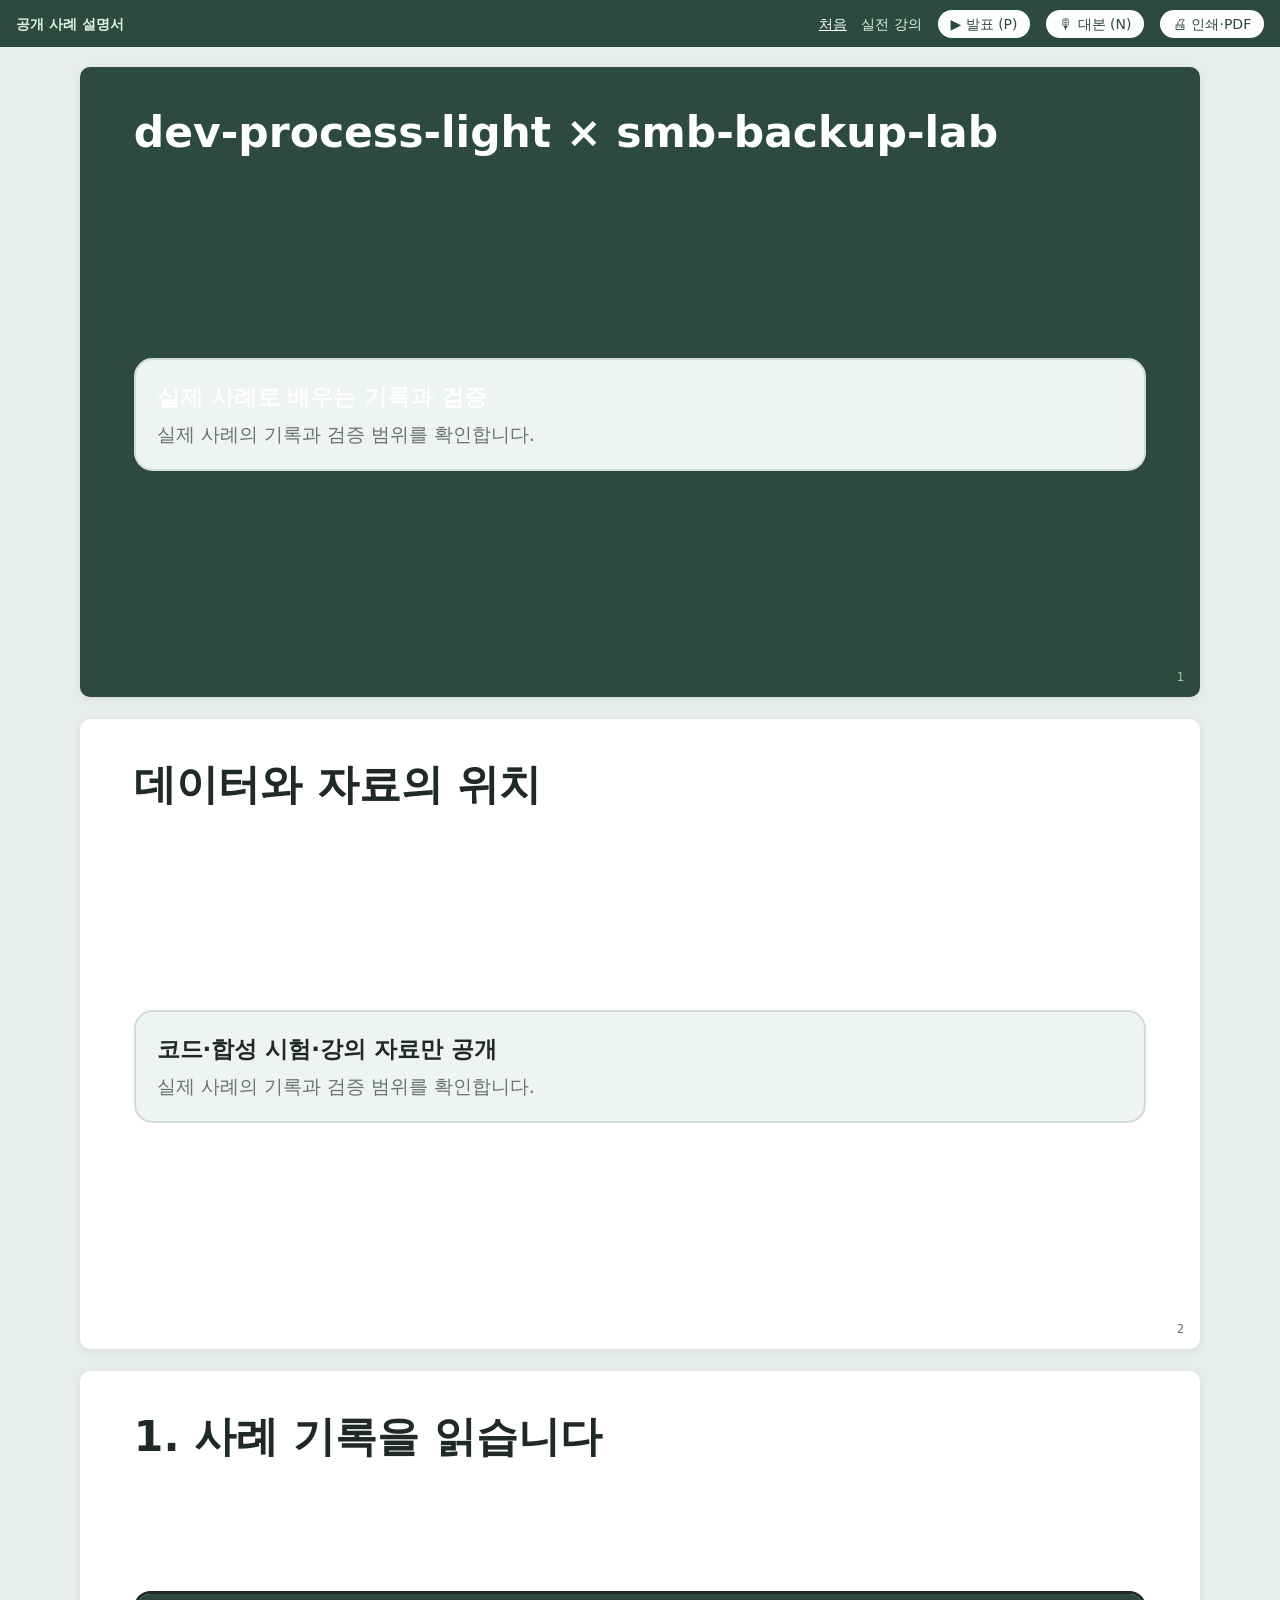
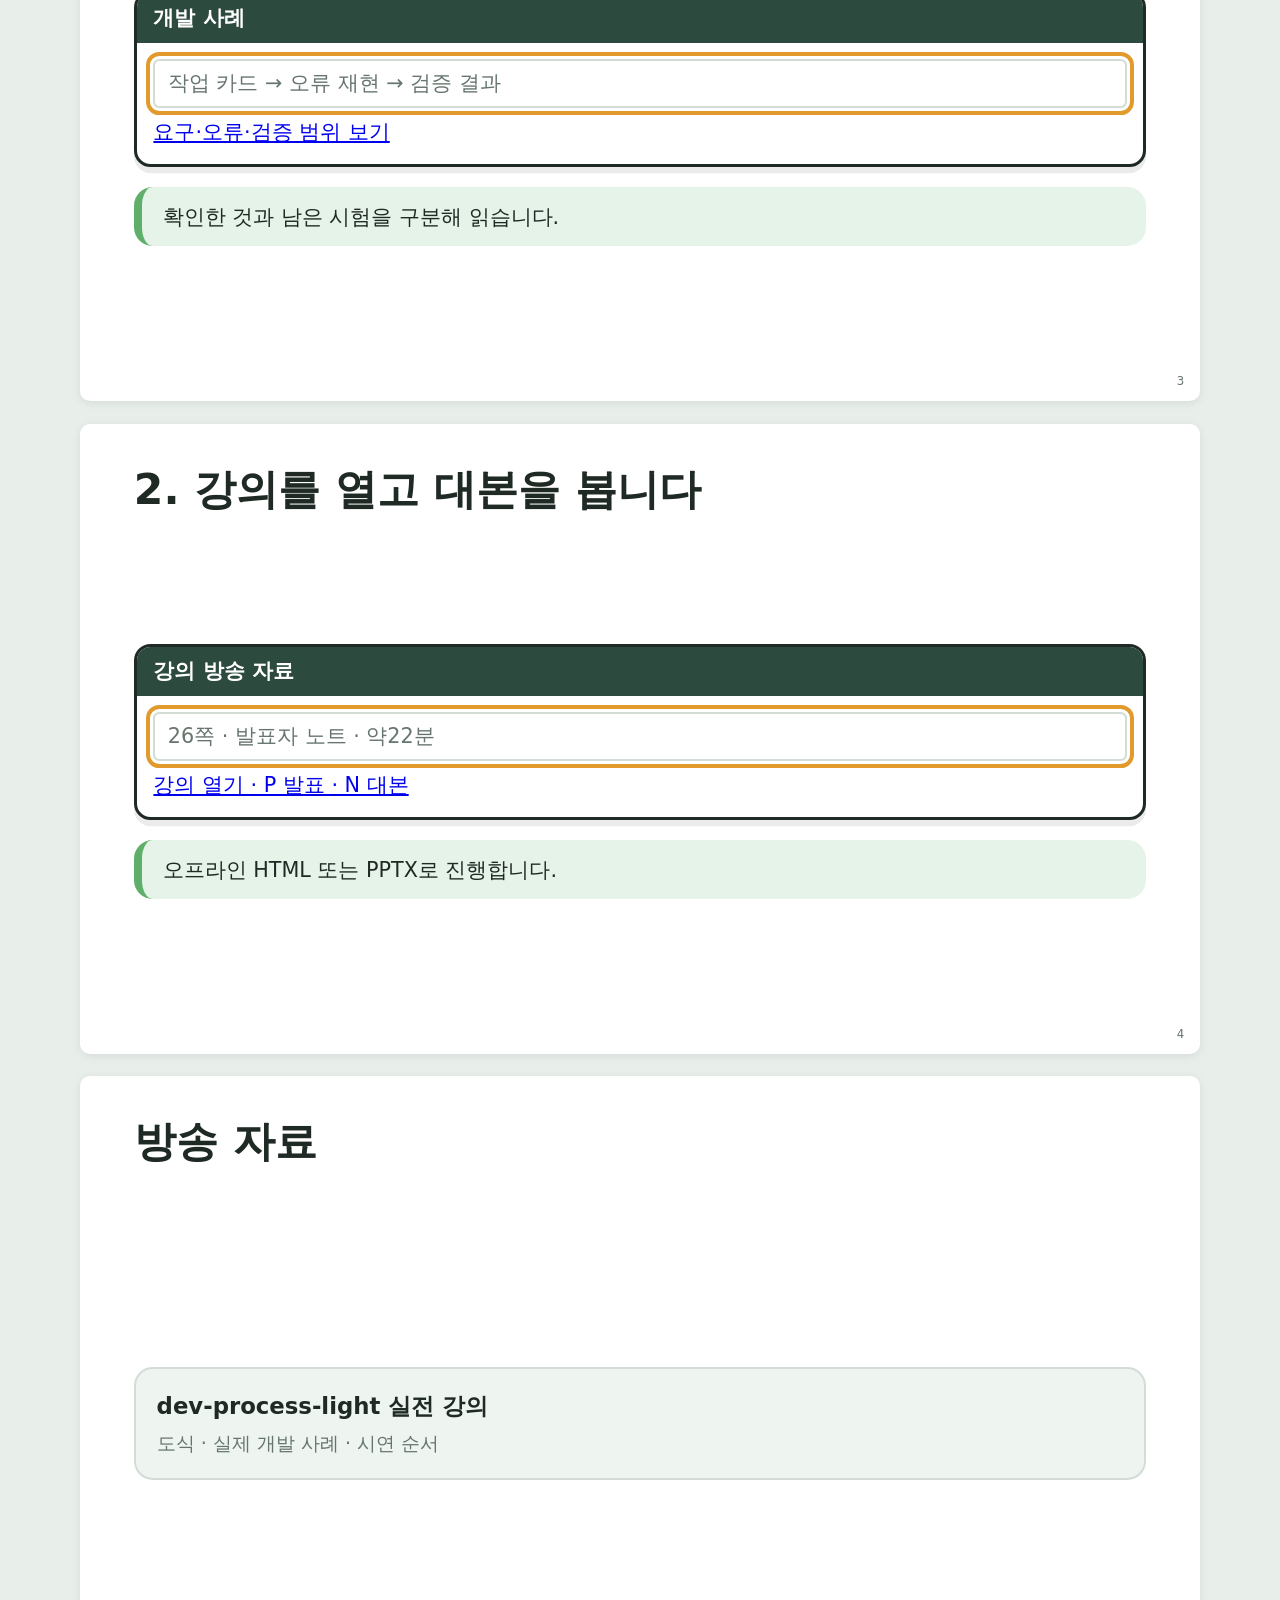
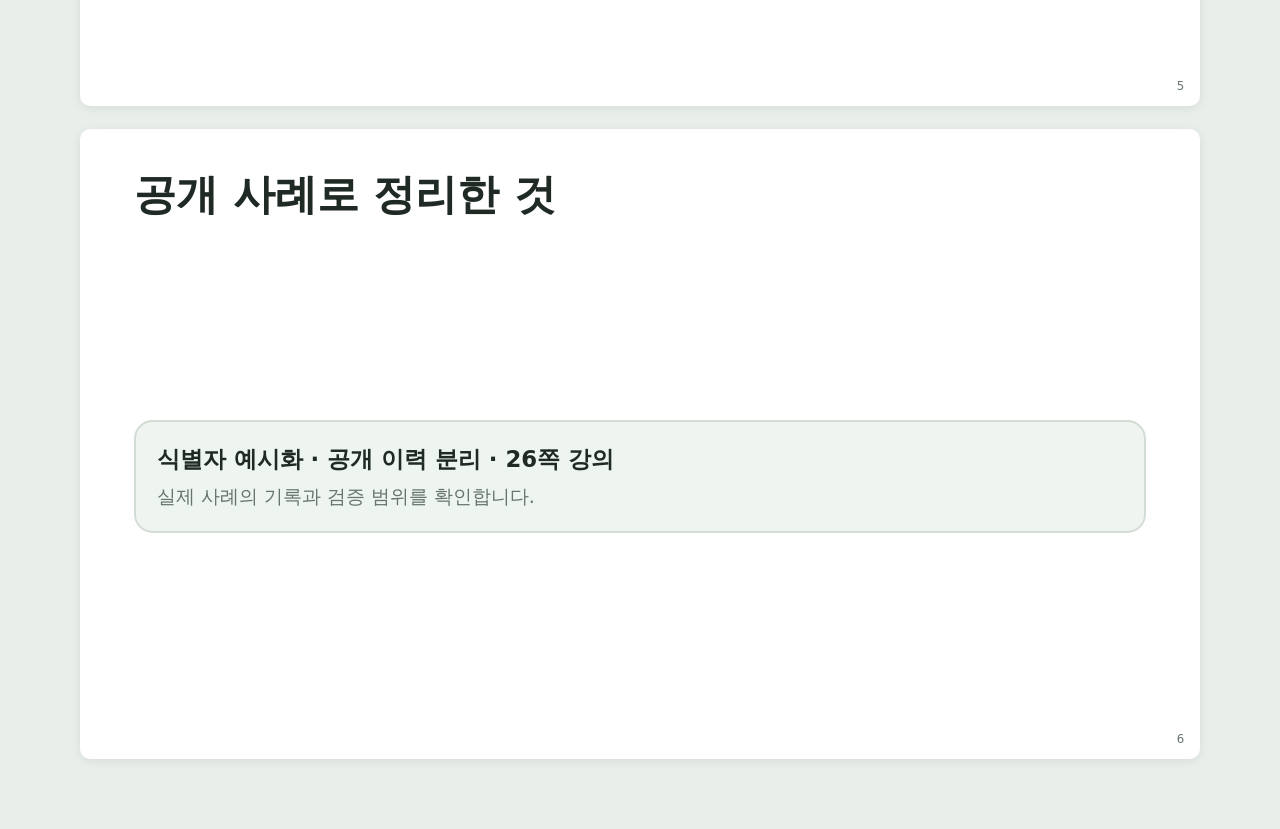
<file: manual/index.html>
<!doctype html><html lang="ko"><meta charset="utf-8"><title>방송 자료 안내</title><link rel="stylesheet" href="assets/manual.css"><script defer src="assets/manual.js"></script><body data-manual="공개 사례 설명서" data-index="index.html" data-chapters="index.html|처음;lecture.html|실전 강의"><section class="slide" data-kind="cover" data-title="dev-process-light × smb-backup-lab"><h2>dev-process-light × smb-backup-lab</h2><div class="body"><div class="cards"><div class="card"><b>실제 사례로 배우는 기록과 검증</b><span>실제 사례의 기록과 검증 범위를 확인합니다.</span></div></div></div><aside class="notes">이 설명서는 공개 사례와 방송 자료를 여는 순서를 안내합니다. 실제 서버의 비밀이나 운영 데이터는 포함하지 않았습니다. 각 자료의 검증 범위와 제작 시점을 읽고 필요한 강의 화면과 대본을 선택해 주세요.</aside></section><section class="slide" data-kind="concept" data-title="데이터와 자료의 위치"><h2>데이터와 자료의 위치</h2><div class="body"><div class="cards"><div class="card"><b>코드·합성 시험·강의 자료만 공개</b><span>실제 사례의 기록과 검증 범위를 확인합니다.</span></div></div></div><aside class="notes">이 설명서는 공개 사례와 방송 자료를 여는 순서를 안내합니다. 실제 서버의 비밀이나 운영 데이터는 포함하지 않았습니다. 각 자료의 검증 범위와 제작 시점을 읽고 필요한 강의 화면과 대본을 선택해 주세요.</aside></section><section class="slide" data-kind="start-step" data-title="1. 사례 기록을 읽습니다"><h2>1. 사례 기록을 읽습니다</h2><div class="body"><div class="screen"><div class="top"><span class="t">개발 사례</span></div><div class="in"><div class="field hl">작업 카드 → 오류 재현 → 검증 결과</div><p><a href="../docs/case-study.md">요구·오류·검증 범위 보기</a></p></div></div><div class="callout">확인한 것과 남은 시험을 구분해 읽습니다.</div></div><aside class="notes">이 설명서는 공개 사례와 방송 자료를 여는 순서를 안내합니다. 실제 서버의 비밀이나 운영 데이터는 포함하지 않았습니다. 각 자료의 검증 범위와 제작 시점을 읽고 필요한 강의 화면과 대본을 선택해 주세요.</aside></section><section class="slide" data-kind="start-step" data-title="2. 강의를 열고 대본을 봅니다"><h2>2. 강의를 열고 대본을 봅니다</h2><div class="body"><div class="screen"><div class="top"><span class="t">강의 방송 자료</span></div><div class="in"><div class="field hl">26쪽 · 발표자 노트 · 약22분</div><p><a href="lecture.html">강의 열기 · P 발표 · N 대본</a></p></div></div><div class="callout">오프라인 HTML 또는 PPTX로 진행합니다.</div></div><aside class="notes">이 설명서는 공개 사례와 방송 자료를 여는 순서를 안내합니다. 실제 서버의 비밀이나 운영 데이터는 포함하지 않았습니다. 각 자료의 검증 범위와 제작 시점을 읽고 필요한 강의 화면과 대본을 선택해 주세요.</aside></section><section class="slide" data-kind="chapters" data-title="방송 자료"><h2>방송 자료</h2><div class="body"><div class="cards"><a class="card" href="lecture.html"><b>dev-process-light 실전 강의</b><span>도식 · 실제 개발 사례 · 시연 순서</span></a></div></div><aside class="notes">이 설명서는 공개 사례와 방송 자료를 여는 순서를 안내합니다. 실제 서버의 비밀이나 운영 데이터는 포함하지 않았습니다. 각 자료의 검증 범위와 제작 시점을 읽고 필요한 강의 화면과 대본을 선택해 주세요.</aside></section><section class="slide" data-kind="changes" data-title="공개 사례로 정리한 것"><h2>공개 사례로 정리한 것</h2><div class="body"><div class="cards"><div class="card"><b>식별자 예시화 · 공개 이력 분리 · 26쪽 강의</b><span>실제 사례의 기록과 검증 범위를 확인합니다.</span></div></div></div><aside class="notes">이 설명서는 공개 사례와 방송 자료를 여는 순서를 안내합니다. 실제 서버의 비밀이나 운영 데이터는 포함하지 않았습니다. 각 자료의 검증 범위와 제작 시점을 읽고 필요한 강의 화면과 대본을 선택해 주세요.</aside></section></body></html>
</file>
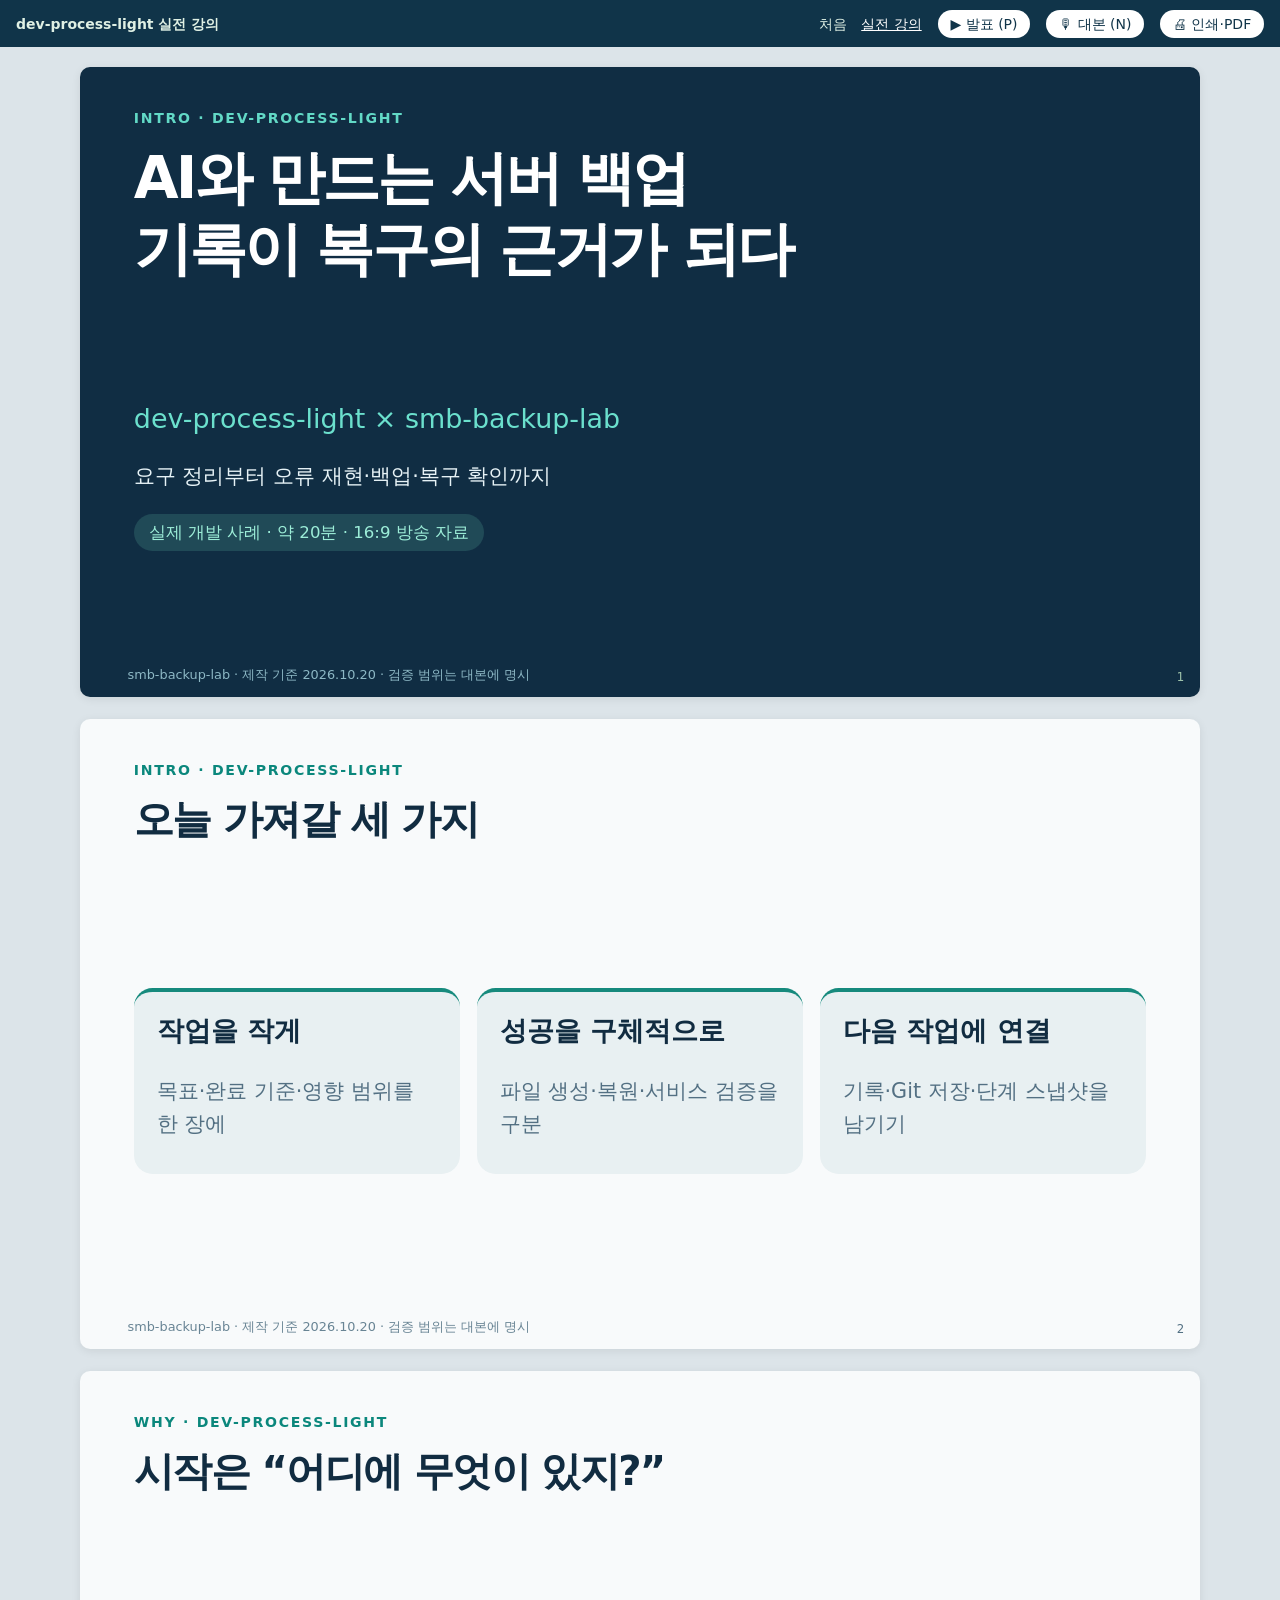
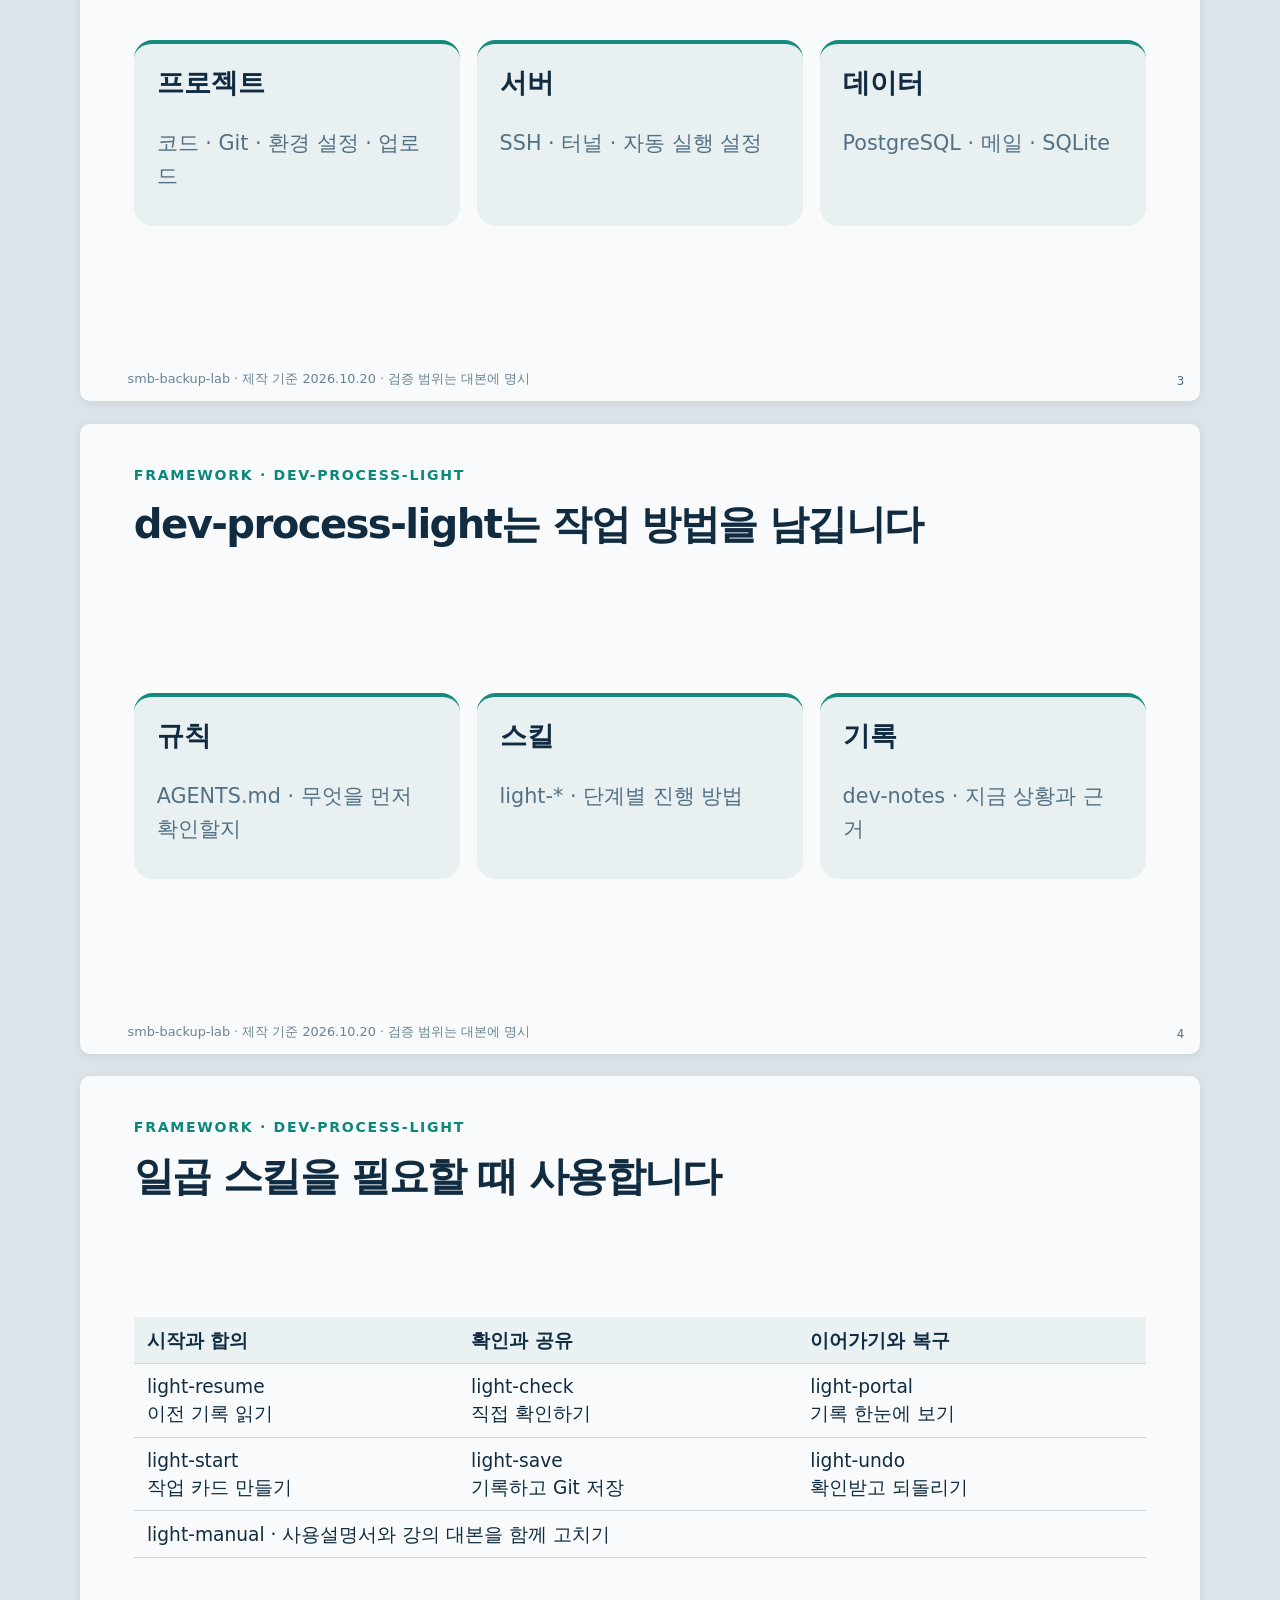
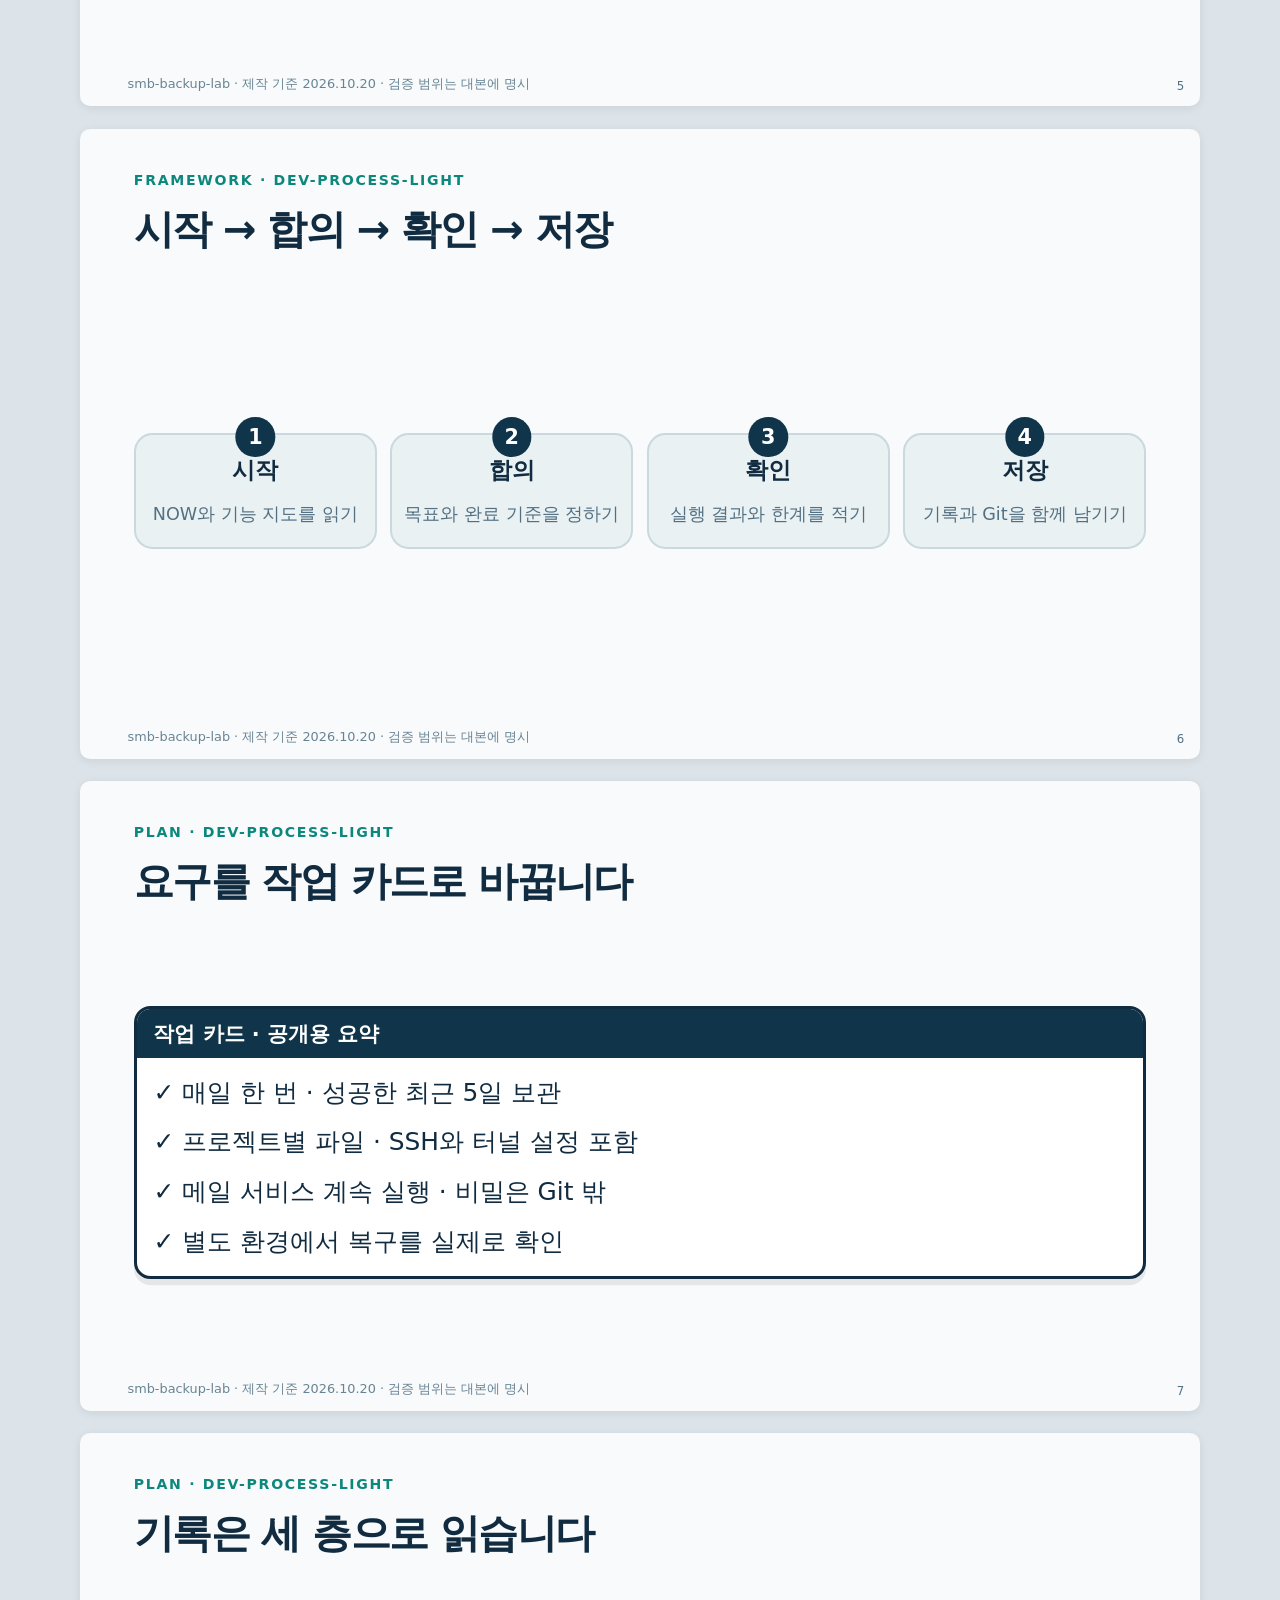
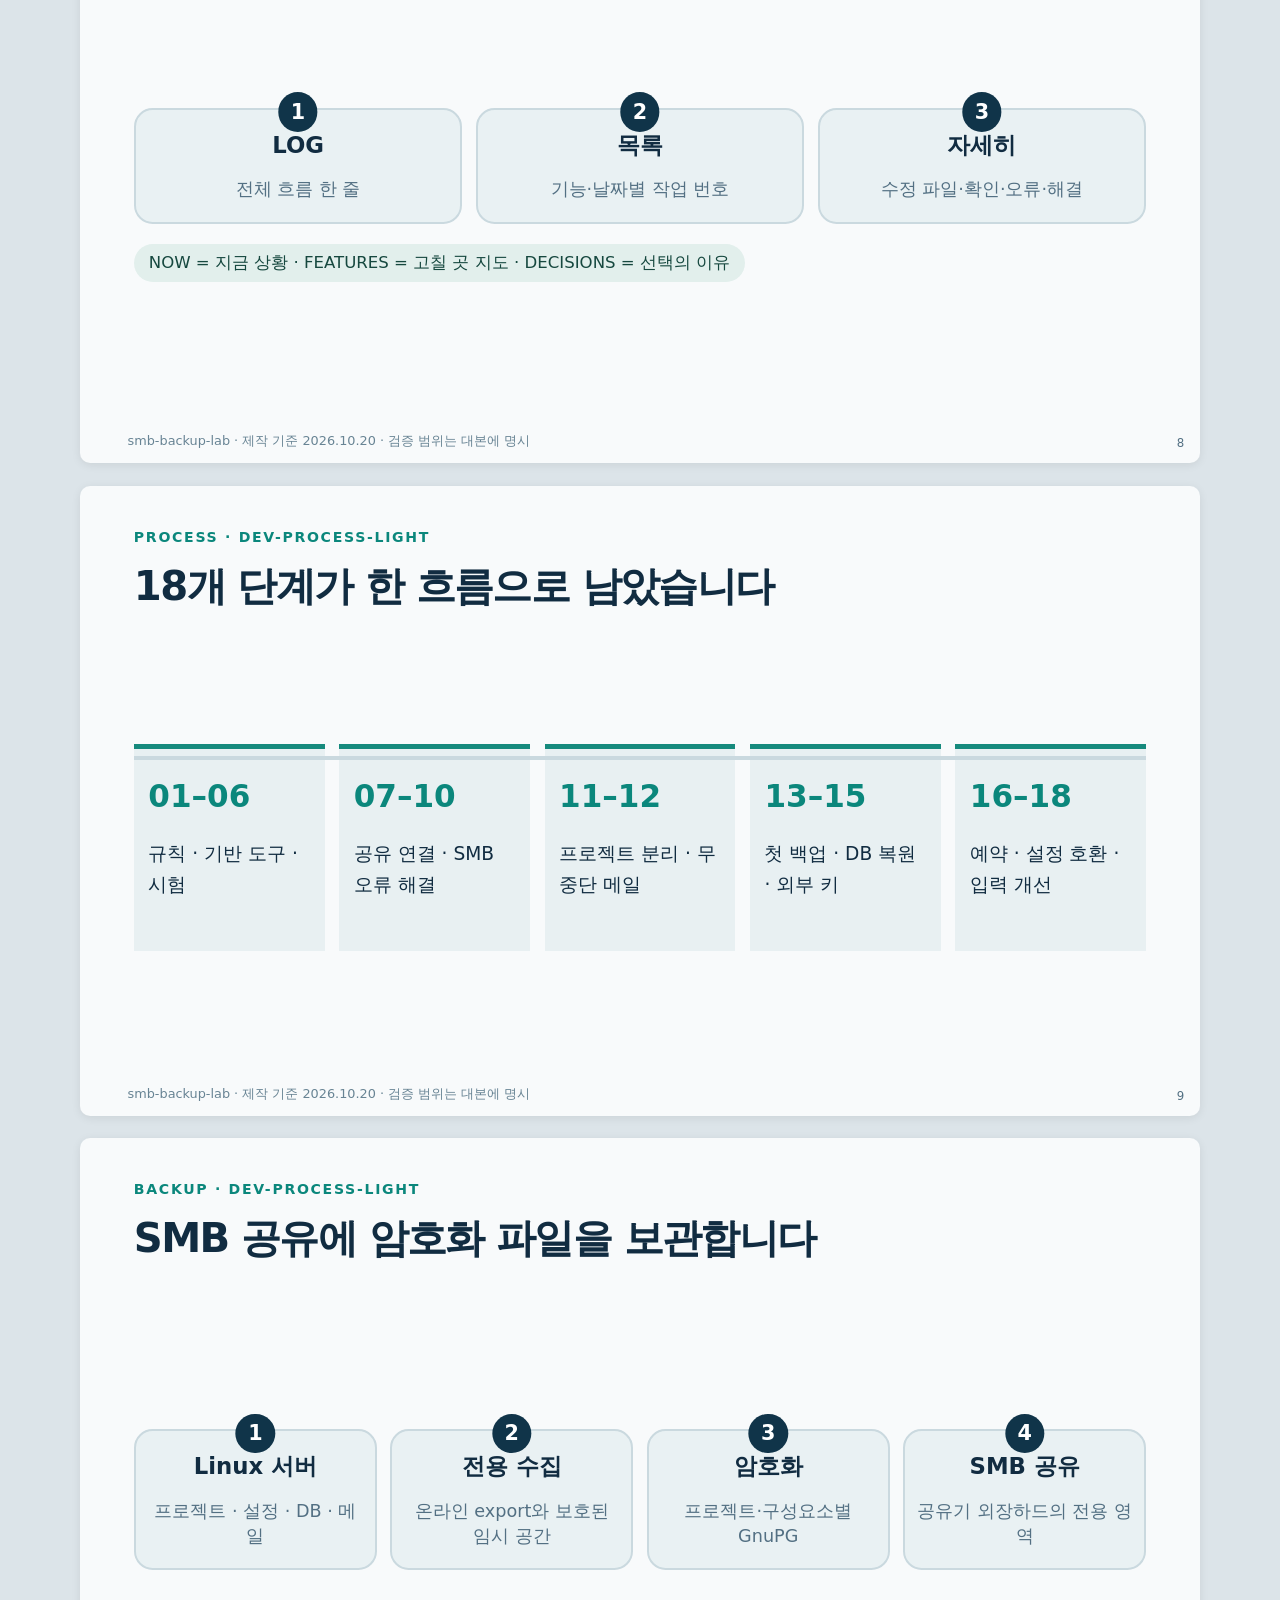
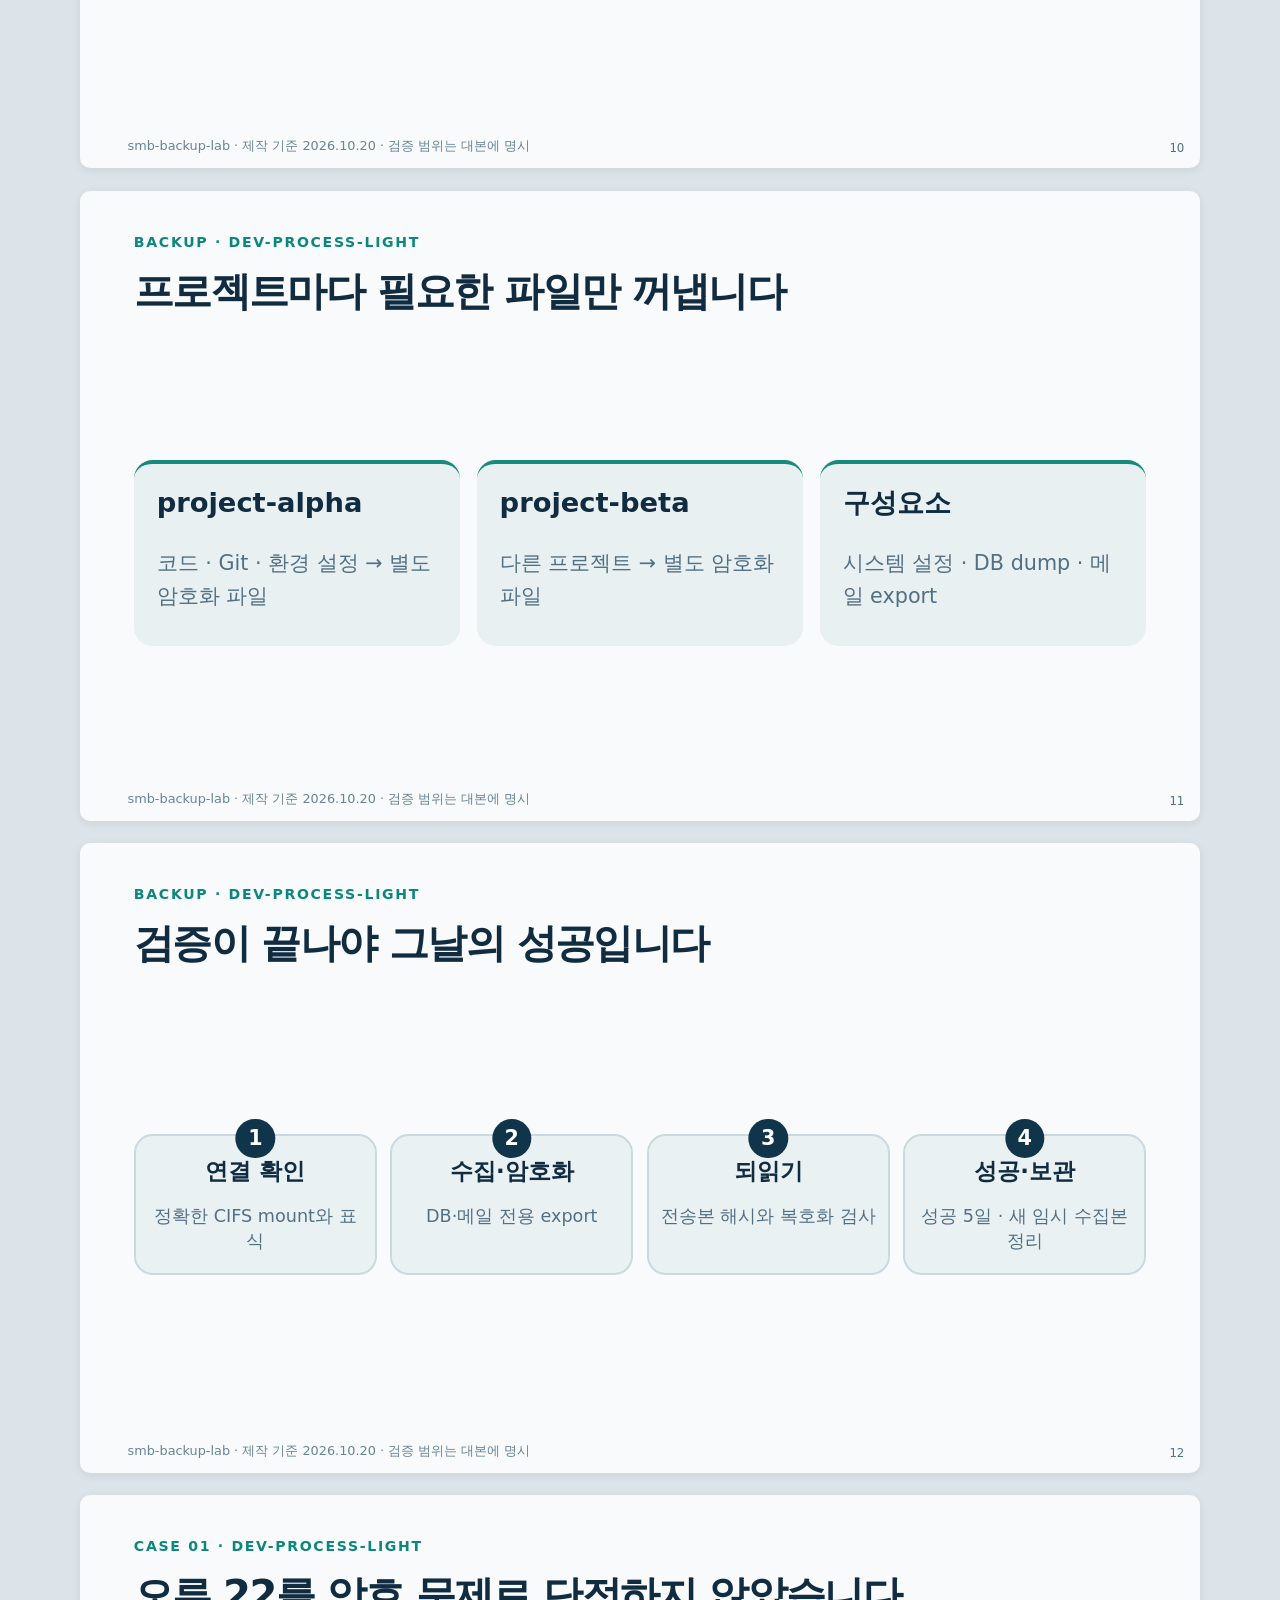
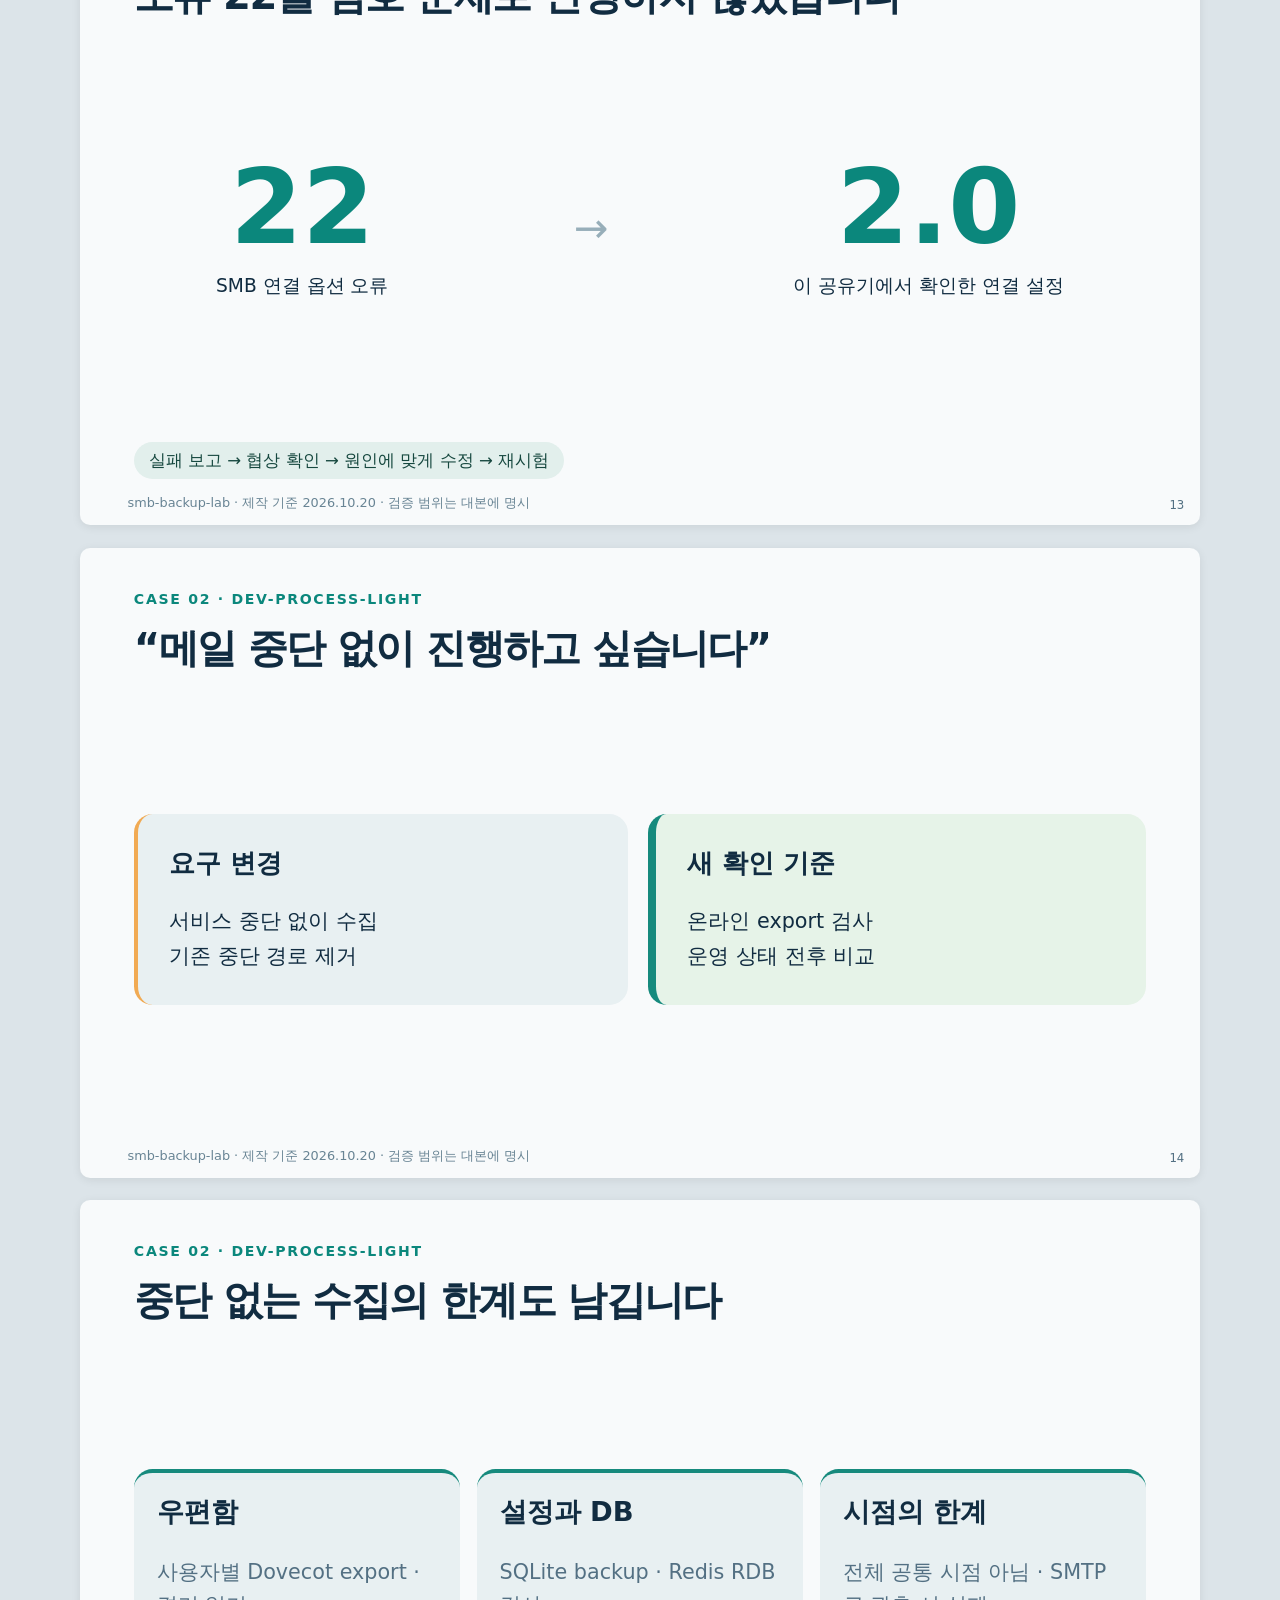
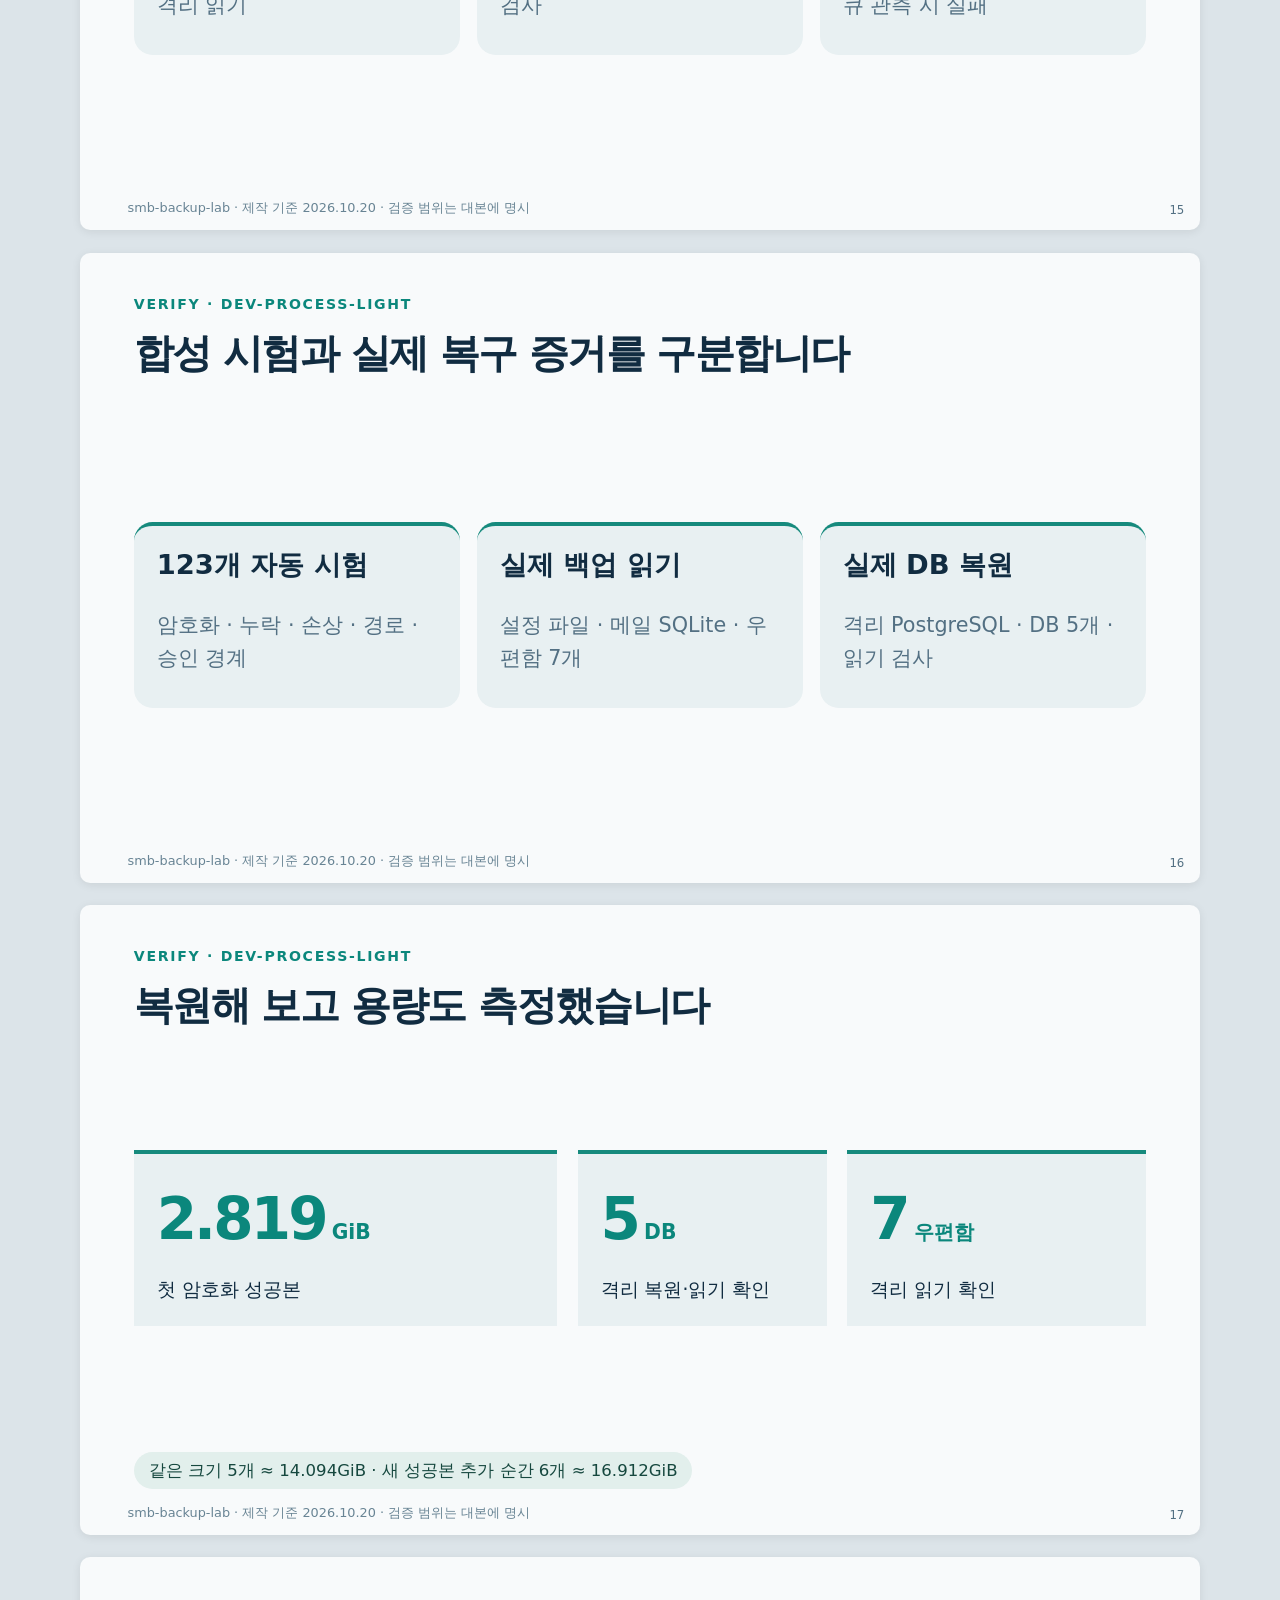
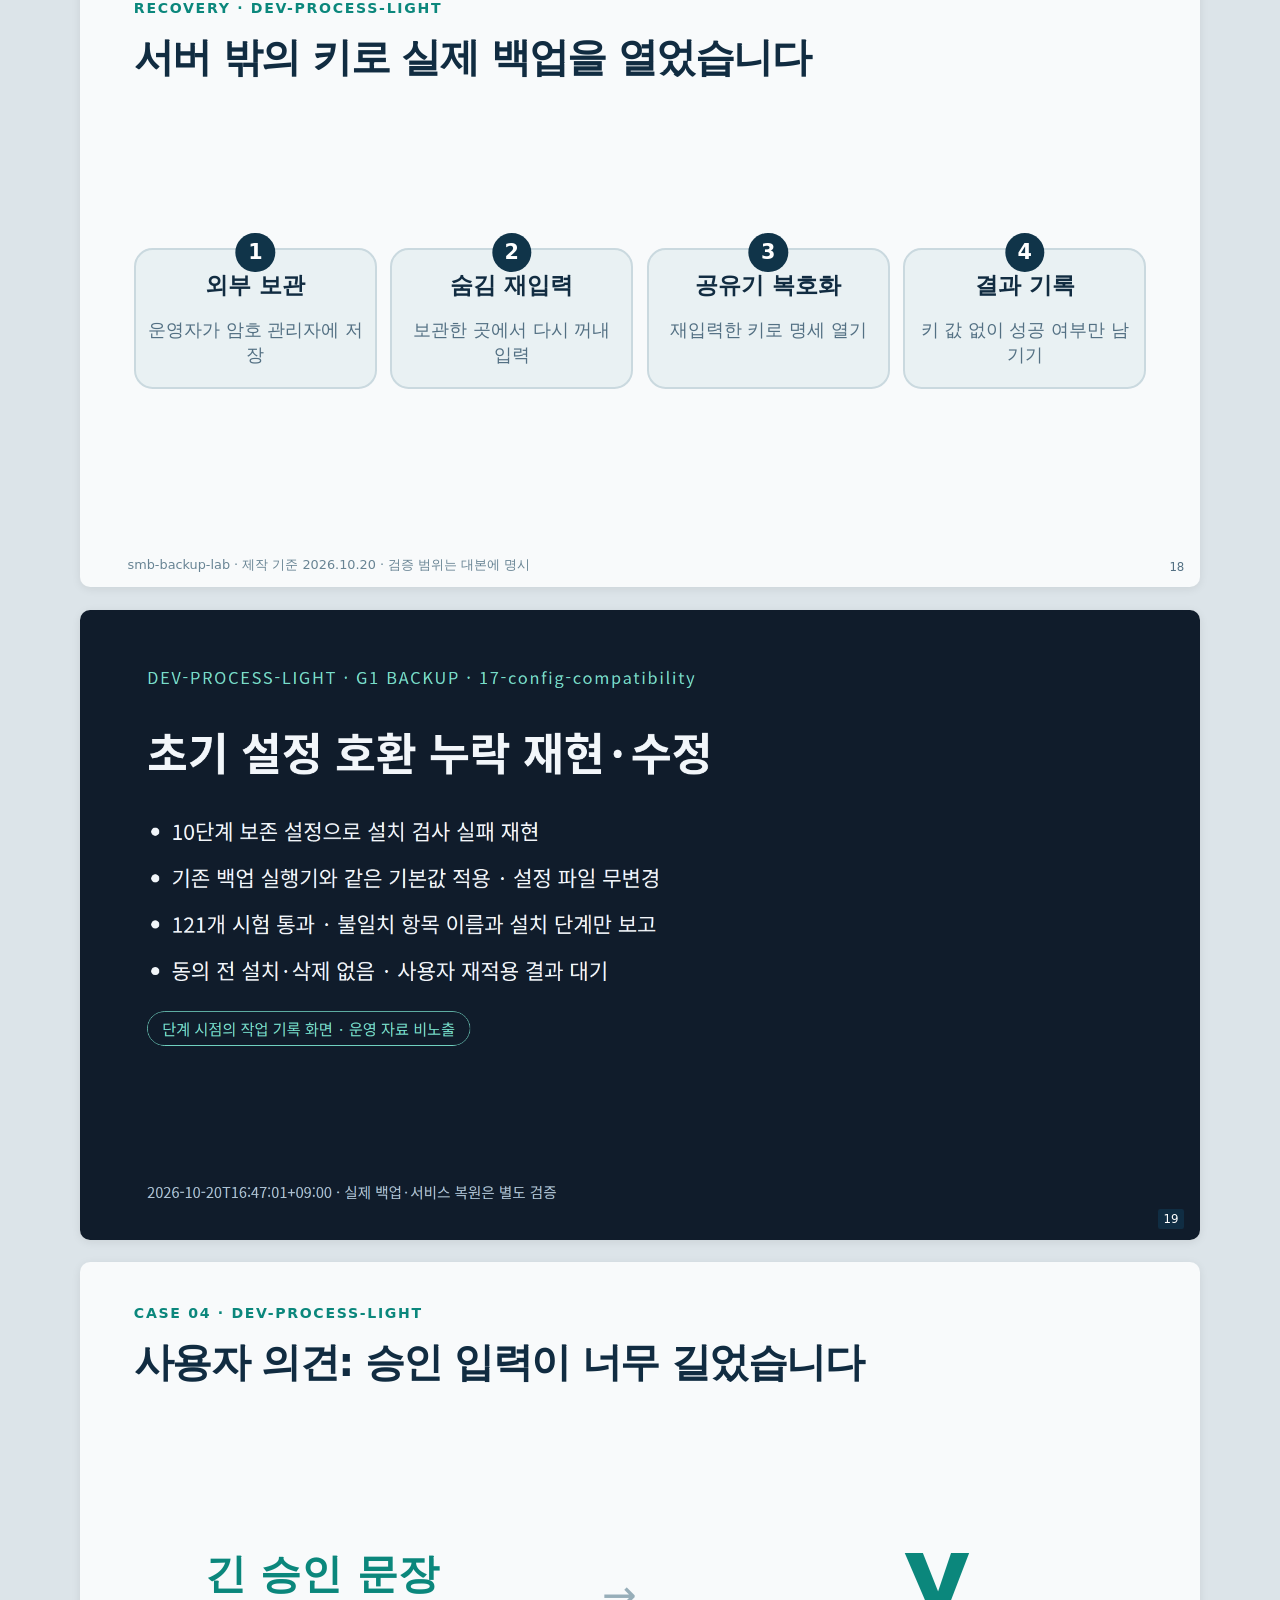
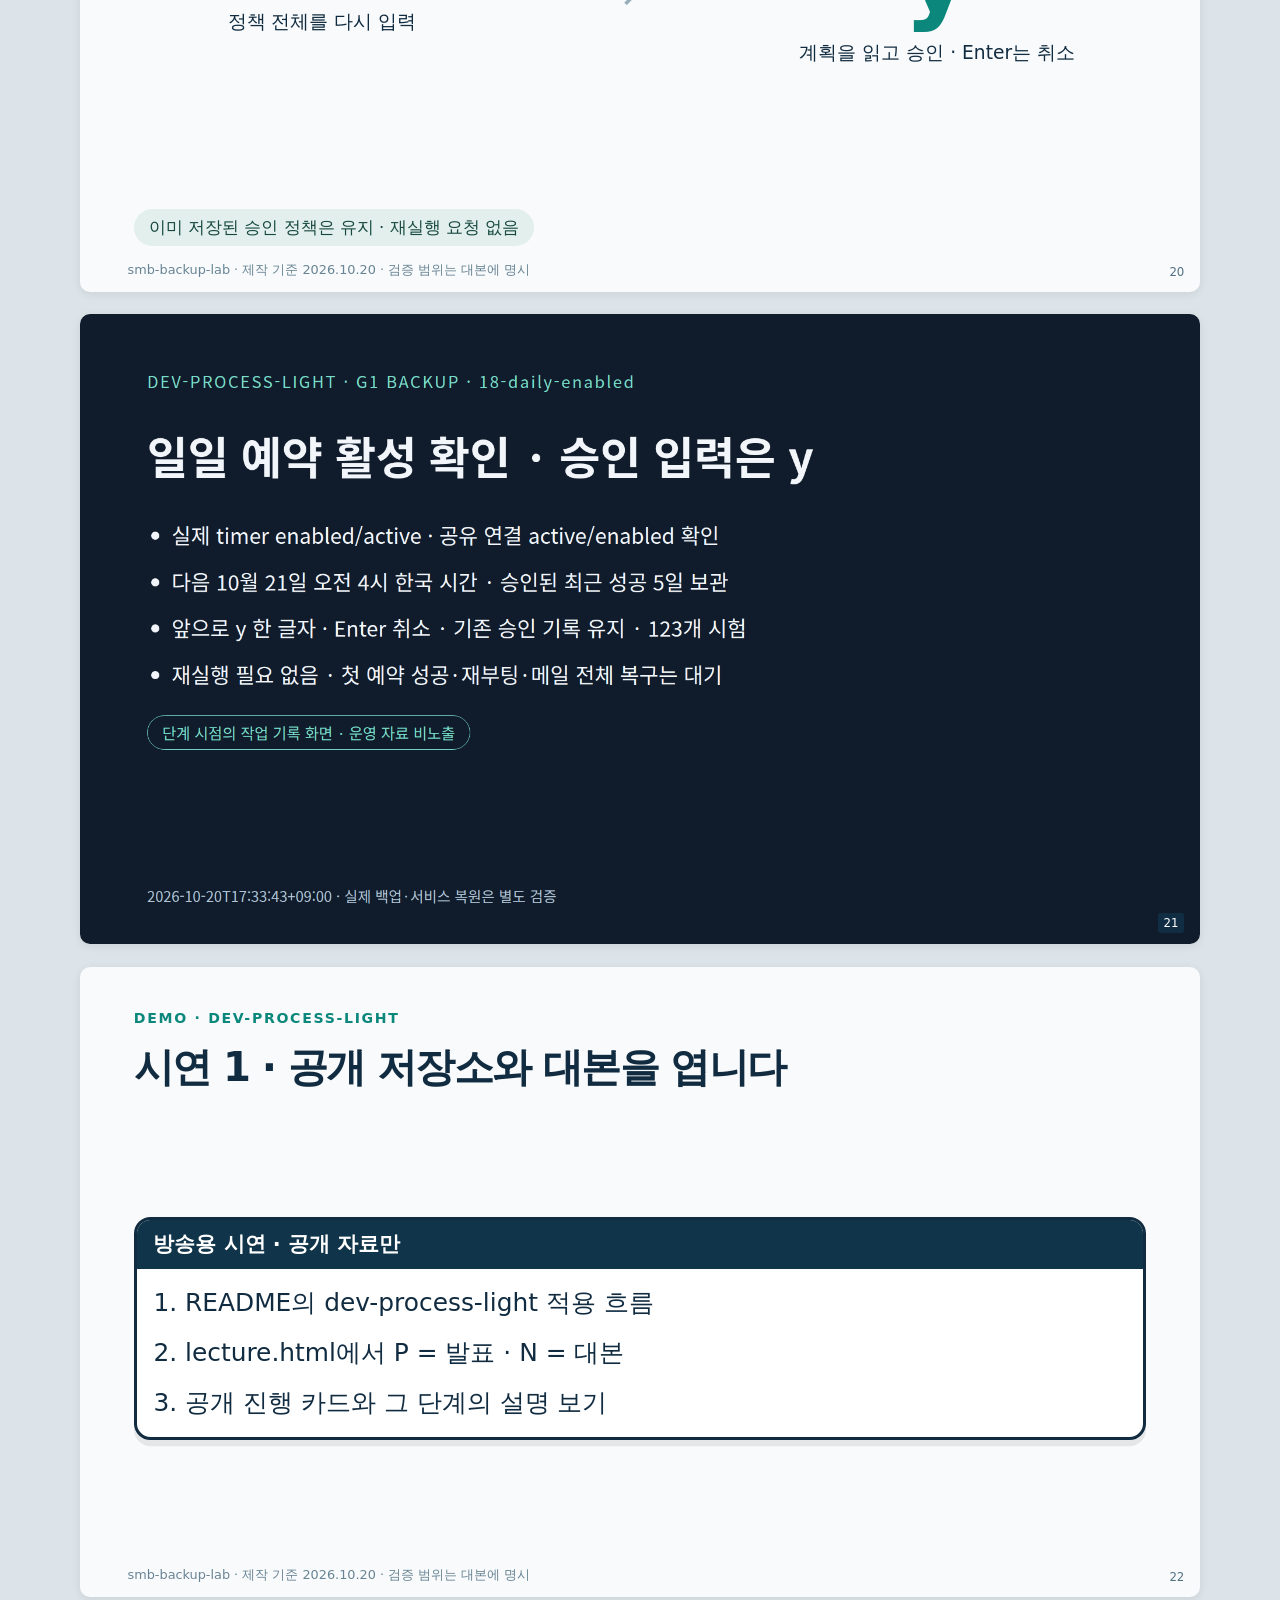
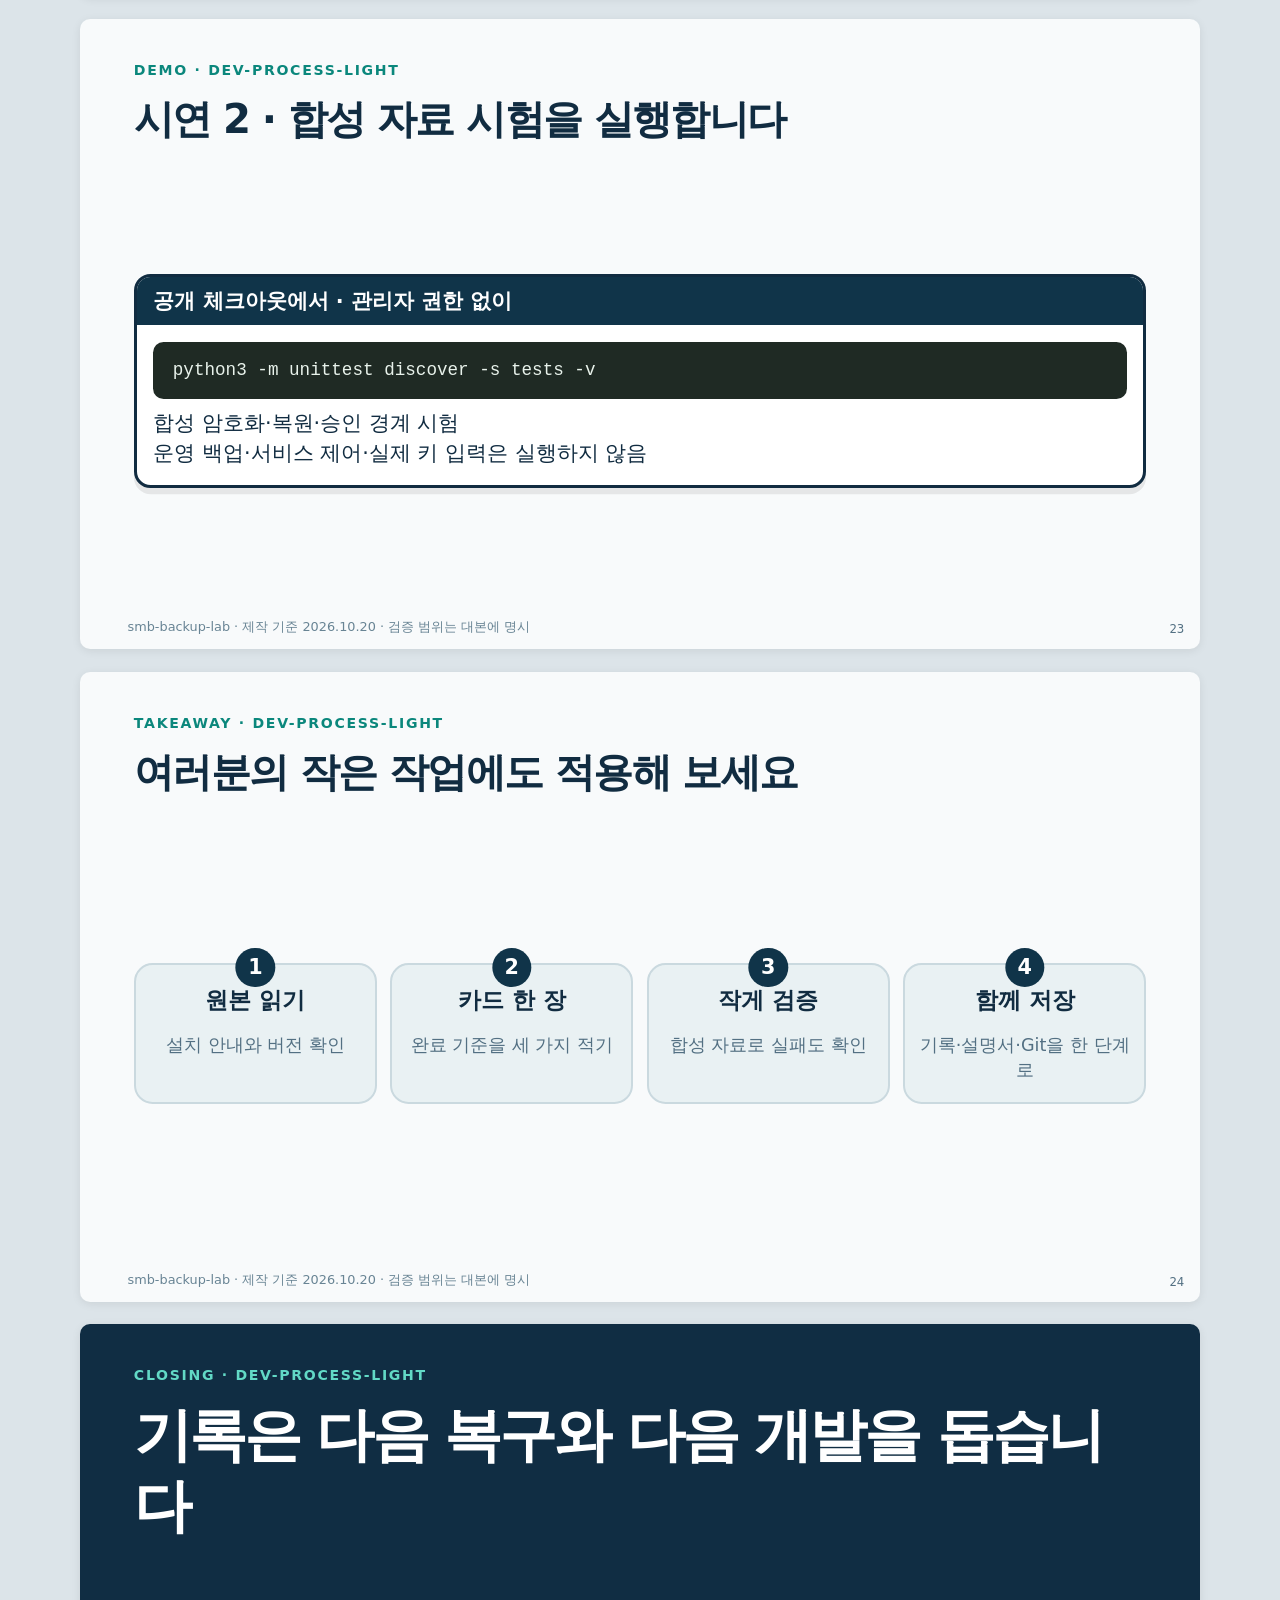
<file: manual/lecture.html>
<!doctype html><html lang="ko"><head><meta charset="utf-8"><meta name="viewport" content="width=device-width,initial-scale=1"><title>dev-process-light × smb-backup-lab</title><link rel="stylesheet" href="../media/broadcast/2026-10-20/assets/manual.css"><link rel="stylesheet" href="../media/broadcast/2026-10-20/assets/broadcast.css"><script defer src="../media/broadcast/2026-10-20/assets/manual.js"></script></head><body data-chapters="index.html|처음;lecture.html|실전 강의" data-manual="dev-process-light 실전 강의" data-index="index.html"><section class="slide" data-kind="cover" data-title="AI와 만드는 서버 백업 기록이 복구의 근거가 되다"><p class="kicker">INTRO · DEV-PROCESS-LIGHT</p><h1>AI와 만드는 서버 백업<br>기록이 복구의 근거가 되다</h1><div class="body"><div class="hero"><p class="eyebrow">dev-process-light × smb-backup-lab</p><p>요구 정리부터 오류 재현·백업·복구 확인까지</p><div class="tag">실제 개발 사례 · 약 20분 · 16:9 방송 자료</div></div></div><p class="foot">smb-backup-lab · 제작 기준 2026.10.20 · 검증 범위는 대본에 명시</p><aside class="notes">안녕하세요. 오늘은 AI와 함께 SMB 공유에 서버를 백업하는 도구를 만든 과정을 소개합니다. 중심 주제는 dev-process-light입니다. 코드를 빨리 만드는 장면보다, 무엇을 원했고 무엇을 확인했으며 다음 사람이 어디서 이어갈 수 있는지 기록하는 과정을 보여 드리겠습니다. 실제 서비스를 유지하며 진행한 사례이고, 확인한 결과와 아직 남은 시험을 나눠 설명하겠습니다.</aside></section><section class="slide" data-kind="overview" data-title="오늘 가져갈 세 가지"><p class="kicker">INTRO · DEV-PROCESS-LIGHT</p><h2>오늘 가져갈 세 가지</h2><div class="body"><div class="cards"><div class="card"><b>작업을 작게</b><span>목표·완료 기준·영향 범위를 한 장에</span></div><div class="card"><b>성공을 구체적으로</b><span>파일 생성·복원·서비스 검증을 구분</span></div><div class="card"><b>다음 작업에 연결</b><span>기록·Git 저장·단계 스냅샷을 남기기</span></div></div></div><p class="foot">smb-backup-lab · 제작 기준 2026.10.20 · 검증 범위는 대본에 명시</p><aside class="notes">이 강의에서 가져갈 것은 세 가지입니다. 첫째는 작업을 작은 단위로 정리하는 방법입니다. 둘째는 성공했다는 말 대신 실제 검증 범위를 적는 방법입니다. 셋째는 기록과 Git, 중간 화면을 다음 작업의 출발점으로 사용하는 방법입니다. 백업 경험이 적어도 흐름을 따라올 수 있도록 실제 사례를 단순한 그림으로 설명하겠습니다.</aside></section><section class="slide" data-kind="concept" data-title="시작은 “어디에 무엇이 있지?”"><p class="kicker">WHY · DEV-PROCESS-LIGHT</p><h2>시작은 “어디에 무엇이 있지?”</h2><div class="body"><div class="cards"><div class="card"><b>프로젝트</b><span>코드 · Git · 환경 설정 · 업로드</span></div><div class="card"><b>서버</b><span>SSH · 터널 · 자동 실행 설정</span></div><div class="card"><b>데이터</b><span>PostgreSQL · 메일 · SQLite</span></div></div></div><p class="foot">smb-backup-lab · 제작 기준 2026.10.20 · 검증 범위는 대본에 명시</p><aside class="notes">처음부터 압축 명령을 실행하지 않았습니다. 서버에는 프로젝트 외에도 데이터베이스와 메일, SSH와 터널 설정이 있었습니다. 실제 위치와 기존 백업을 먼저 조사해야 복구할 때 빠뜨리지 않습니다. 이 단계의 원본 조사에는 서버 식별 정보가 들어가므로 방송에서는 지금처럼 범주만 보여 줍니다. 조사와 공개 자료를 구분하는 것도 기록의 한 부분입니다.</aside></section><section class="slide" data-kind="concept" data-title="dev-process-light는 작업 방법을 남깁니다"><p class="kicker">FRAMEWORK · DEV-PROCESS-LIGHT</p><h2>dev-process-light는 작업 방법을 남깁니다</h2><div class="body"><div class="cards"><div class="card"><b>규칙</b><span>AGENTS.md · 무엇을 먼저 확인할지</span></div><div class="card"><b>스킬</b><span>light-* · 단계별 진행 방법</span></div><div class="card"><b>기록</b><span>dev-notes · 지금 상황과 근거</span></div></div></div><p class="foot">smb-backup-lab · 제작 기준 2026.10.20 · 검증 범위는 대본에 명시</p><aside class="notes">dev-process-light는 AI와 작업할 때 따를 규칙과 스킬, 기록 형식을 프로젝트 안에 둡니다. 새 대화에서는 현재 상황을 읽고, 만들기 전에는 목표와 완료 기준을 적고, 만들고 나서는 직접 확인한 범위를 기록합니다. 이번 백업 도구는 이 방법을 실제로 적용한 사례입니다. 사용한 버전을 고정해 두었으며 원본 저장소의 최신 내용과 차이가 있을 수 있다는 점도 자료에 적었습니다.</aside></section><section class="slide" data-kind="concept" data-title="일곱 스킬을 필요할 때 사용합니다"><p class="kicker">FRAMEWORK · DEV-PROCESS-LIGHT</p><h2>일곱 스킬을 필요할 때 사용합니다</h2><div class="body"><table class="grid"><tr><th>시작과 합의</th><th>확인과 공유</th><th>이어가기와 복구</th></tr><tr><td>light-resume<br>이전 기록 읽기</td><td>light-check<br>직접 확인하기</td><td>light-portal<br>기록 한눈에 보기</td></tr><tr><td>light-start<br>작업 카드 만들기</td><td>light-save<br>기록하고 Git 저장</td><td>light-undo<br>확인받고 되돌리기</td></tr><tr><td colspan="3">light-manual · 사용설명서와 강의 대본을 함께 고치기</td></tr></table></div><p class="foot">smb-backup-lab · 제작 기준 2026.10.20 · 검증 범위는 대본에 명시</p><aside class="notes">설치한 light 스킬은 일곱 가지입니다. 모두를 매번 실행하는 것은 아닙니다. 작업 시작과 합의, 확인과 저장을 중심으로 필요한 설명서와 기록 보기를 이어갑니다. 이 사례에서는 기록 포털을 따로 만들지 않았고 되돌리기도 실행하지 않았습니다. data-light는 별도의 짝 스킬로 설치했지만 새 업무 데이터 모델을 만드는 일이 아니어서 적용하지 않았습니다. 백업 메타데이터와 업무 데이터 설계를 구분했습니다.</aside></section><section class="slide" data-kind="concept" data-title="시작 → 합의 → 확인 → 저장"><p class="kicker">FRAMEWORK · DEV-PROCESS-LIGHT</p><h2>시작 → 합의 → 확인 → 저장</h2><div class="body"><ol class="flow"><li><b>시작</b><span>NOW와 기능 지도를 읽기</span></li><li><b>합의</b><span>목표와 완료 기준을 정하기</span></li><li><b>확인</b><span>실행 결과와 한계를 적기</span></li><li><b>저장</b><span>기록과 Git을 함께 남기기</span></li></ol></div><p class="foot">smb-backup-lab · 제작 기준 2026.10.20 · 검증 범위는 대본에 명시</p><aside class="notes">전체 흐름은 네 단계로 기억하면 됩니다. 시작할 때 읽고, 만들기 전에 합의하고, 확인한 뒤에 저장합니다. 기존에 사용자가 승인한 범위는 같은 질문을 반복하지 않고 이어갑니다. 반면 서비스 중단이나 기존 백업 삭제처럼 별도 확인이 필요한 경계는 계속 지킵니다. 작은 수정부터 이 흐름을 반복하면 다음 세션에서 이전 결정을 추측할 필요가 줄어듭니다.</aside></section><section class="slide" data-kind="step" data-title="요구를 작업 카드로 바꿉니다"><p class="kicker">PLAN · DEV-PROCESS-LIGHT</p><h2>요구를 작업 카드로 바꿉니다</h2><div class="body"><div class="screen"><div class="top"><span class="t">작업 카드 · 공개용 요약</span></div><div class="in"><div class="checks"><p>✓ 매일 한 번 · 성공한 최근 5일 보관</p><p>✓ 프로젝트별 파일 · SSH와 터널 설정 포함</p><p>✓ 메일 서비스 계속 실행 · 비밀은 Git 밖</p><p>✓ 별도 환경에서 복구를 실제로 확인</p></div></div></div></div><p class="foot">smb-backup-lab · 제작 기준 2026.10.20 · 검증 범위는 대본에 명시</p><aside class="notes">요구를 그대로 긴 대화에만 두면 무엇이 완료인지 흐려집니다. 그래서 목표, 눈으로 확인할 완료 기준, 영향받을 기능과 설명서를 작업 카드로 정리했습니다. 사용자의 매일 한 번, 최근 성공 다섯 개, 비밀은 Git 밖이라는 요구를 실패 조건과 보관 조건으로 옮겼습니다. 이미 승인한 진행 범위를 기록한 덕분에 같은 허락을 계속 묻는 것도 피할 수 있습니다.</aside></section><section class="slide" data-kind="concept" data-title="기록은 세 층으로 읽습니다"><p class="kicker">PLAN · DEV-PROCESS-LIGHT</p><h2>기록은 세 층으로 읽습니다</h2><div class="body"><ol class="flow"><li><b>LOG</b><span>전체 흐름 한 줄</span></li><li><b>목록</b><span>기능·날짜별 작업 번호</span></li><li><b>자세히</b><span>수정 파일·확인·오류·해결</span></li></ol><div class="tag">NOW = 지금 상황 · FEATURES = 고칠 곳 지도 · DECISIONS = 선택의 이유</div></div><p class="foot">smb-backup-lab · 제작 기준 2026.10.20 · 검증 범위는 대본에 명시</p><aside class="notes">기록이 길어져도 전부 다시 읽지 않도록 세 층으로 나눴습니다. 먼저 전체 흐름에서 필요한 날짜를 찾고, 목록에서 작업 번호를 보고, 필요한 상세만 엽니다. 지금 상태는 NOW, 기능과 파일 연결은 FEATURES, 선택의 이유는 DECISIONS에 남깁니다. 이 자료를 만드는 시점에도 이전 작업을 이 순서로 읽고 이어갔습니다. 기록을 많이 남기는 것과 찾기 쉽게 남기는 것은 함께 가야 합니다.</aside></section><section class="slide" data-kind="concept" data-title="18개 단계가 한 흐름으로 남았습니다"><p class="kicker">PROCESS · DEV-PROCESS-LIGHT</p><h2>18개 단계가 한 흐름으로 남았습니다</h2><div class="body"><div class="timeline"><div><b>01–06</b><span>규칙 · 기반 도구 · 시험</span></div><div><b>07–10</b><span>공유 연결 · SMB 오류 해결</span></div><div><b>11–12</b><span>프로젝트 분리 · 무중단 메일</span></div><div><b>13–15</b><span>첫 백업 · DB 복원 · 외부 키</span></div><div><b>16–18</b><span>예약 · 설정 호환 · 입력 개선</span></div></div></div><p class="foot">smb-backup-lab · 제작 기준 2026.10.20 · 검증 범위는 대본에 명시</p><aside class="notes">처음 여섯 단계에서는 규칙을 설치하고 기반 도구를 만들었습니다. 이후 공유기 연결 오류를 해결하고, 프로젝트별 파일과 중단 없는 메일 수집으로 요구를 구체화했습니다. 첫 실제 백업 뒤에는 데이터베이스 복원과 외부 키 확인을 진행했습니다. 마지막에는 자동 실행과 설정 호환, 승인 입력의 사용성까지 다뤘습니다. 각 화면은 그 단계에서 만든 공개용 진행 카드이며 실제 서버 화면 녹화와 구분합니다.</aside></section><section class="slide" data-kind="concept" data-title="SMB 공유에 암호화 파일을 보관합니다"><p class="kicker">BACKUP · DEV-PROCESS-LIGHT</p><h2>SMB 공유에 암호화 파일을 보관합니다</h2><div class="body"><ol class="flow"><li><b>Linux 서버</b><span>프로젝트 · 설정 · DB · 메일</span></li><li><b>전용 수집</b><span>온라인 export와 보호된 임시 공간</span></li><li><b>암호화</b><span>프로젝트·구성요소별 GnuPG</span></li><li><b>SMB 공유</b><span>공유기 외장하드의 전용 영역</span></li></ol></div><p class="foot">smb-backup-lab · 제작 기준 2026.10.20 · 검증 범위는 대본에 명시</p><aside class="notes">구조는 Linux 서버에서 필요한 자료를 전용 도구로 수집한 뒤, 암호화해서 SMB 공유에 보내는 방식입니다. 실제 배포에서는 공유기 외장하드를 목적지로 사용했습니다. 인증과 암호화 키는 서버의 보호된 경로에 두고 Git에는 넣지 않습니다. 현재 사례는 SMB 공유를 대상으로 구현되어 있습니다. 서버 전체의 부팅 가능한 디스크 복제와는 복구 목표가 다르다는 점도 설명서에 적었습니다.</aside></section><section class="slide" data-kind="concept" data-title="프로젝트마다 필요한 파일만 꺼냅니다"><p class="kicker">BACKUP · DEV-PROCESS-LIGHT</p><h2>프로젝트마다 필요한 파일만 꺼냅니다</h2><div class="body"><div class="cards"><div class="card"><b>project-alpha</b><span>코드 · Git · 환경 설정 → 별도 암호화 파일</span></div><div class="card"><b>project-beta</b><span>다른 프로젝트 → 별도 암호화 파일</span></div><div class="card"><b>구성요소</b><span>시스템 설정 · DB dump · 메일 export</span></div></div></div><p class="foot">smb-backup-lab · 제작 기준 2026.10.20 · 검증 범위는 대본에 명시</p><aside class="notes">프로젝트를 하나의 거대한 파일에만 넣지 않고 디렉터리별로 나눴습니다. 그림의 프로젝트 이름은 만든 예시입니다. 시스템 설정과 데이터베이스 덤프도 별도 파일로 저장합니다. 모든 구성요소가 검증된 뒤 하루 성공 묶음 하나로 기록하며 필요한 프로젝트나 구성요소를 골라 복원할 수 있습니다. 파일이 나뉘어 있다는 것과 성공 기준이 나뉘는 것은 구분했습니다.</aside></section><section class="slide" data-kind="concept" data-title="검증이 끝나야 그날의 성공입니다"><p class="kicker">BACKUP · DEV-PROCESS-LIGHT</p><h2>검증이 끝나야 그날의 성공입니다</h2><div class="body"><ol class="flow"><li><b>연결 확인</b><span>정확한 CIFS mount와 표식</span></li><li><b>수집·암호화</b><span>DB·메일 전용 export</span></li><li><b>되읽기</b><span>전송본 해시와 복호화 검사</span></li><li><b>성공·보관</b><span>성공 5일 · 새 임시 수집본 정리</span></li></ol></div><p class="foot">smb-backup-lab · 제작 기준 2026.10.20 · 검증 범위는 대본에 명시</p><aside class="notes">전송이 끝났다는 것만으로 성공 처리하지 않습니다. 올바른 CIFS 공유인지 확인하고 수집한 뒤 암호화하여 전송합니다. 전송본을 다시 읽어 해시와 복호화를 확인한 다음에야 성공 기록을 만듭니다. 새 성공본이 검증된 뒤 승인된 범위의 오래된 성공본을 정리합니다. 공간이 없거나 실패하면 기존 성공본부터 지우지 않습니다. 실패 조각과 다른 프로그램의 자료도 자동 정리 범위에 넣지 않았습니다.</aside></section><section class="slide" data-kind="concept" data-title="오류 22를 암호 문제로 단정하지 않았습니다"><p class="kicker">CASE 01 · DEV-PROCESS-LIGHT</p><h2>오류 22를 암호 문제로 단정하지 않았습니다</h2><div class="body"><div class="case-number diagram"><div><strong>22</strong><span>SMB 연결 옵션 오류</span></div><div class="arrow">→</div><div><strong>2.0</strong><span>이 공유기에서 확인한 연결 설정</span></div></div><div class="tag">실패 보고 → 협상 확인 → 원인에 맞게 수정 → 재시험</div></div><p class="foot">smb-backup-lab · 제작 기준 2026.10.20 · 검증 범위는 대본에 명시</p><aside class="notes">첫 실제 문제는 SMB 연결 오류였습니다. 처음에는 안내가 인증 문제처럼 보여 사용자가 암호를 반복 입력했습니다. 오류 번호와 협상 결과를 확인하니 이 공유기에서 필요한 버전 설정을 맞추지 못한 문제였습니다. 이 사례에서는 vers 2.0 설정으로 연결됐습니다. 모든 SMB 서버에 같은 버전을 권장한다는 뜻은 아닙니다. 같은 입력을 반복하기 전에 원인을 조사한다는 규칙이 실제로 필요한 순간이었습니다.</aside></section><section class="slide" data-kind="concept" data-title="“메일 중단 없이 진행하고 싶습니다”"><p class="kicker">CASE 02 · DEV-PROCESS-LIGHT</p><h2>“메일 중단 없이 진행하고 싶습니다”</h2><div class="body"><div class="compare"><div><h3>요구 변경</h3><p>서비스 중단 없이 수집<br>기존 중단 경로 제거</p></div><div class="good"><h3>새 확인 기준</h3><p>온라인 export 검사<br>운영 상태 전후 비교</p></div></div></div><p class="foot">smb-backup-lab · 제작 기준 2026.10.20 · 검증 범위는 대본에 명시</p><aside class="notes">사용자는 메일을 중단하지 않고 싶다고 했습니다. 그러면 처음 만든 계획과 완료 기준도 바꿔야 합니다. 중단 동의를 계속 요청하는 대신 서비스 제어 경로를 제거하고 Dovecot, SQLite, Redis의 온라인 수집으로 나눴습니다. 실제 운영 메일을 중단하는 방식은 실행하지 않았습니다. 요구가 바뀌면 카드와 설명서, 시험도 함께 고쳐야 한다는 점을 보여 주는 사례입니다.</aside></section><section class="slide" data-kind="concept" data-title="중단 없는 수집의 한계도 남깁니다"><p class="kicker">CASE 02 · DEV-PROCESS-LIGHT</p><h2>중단 없는 수집의 한계도 남깁니다</h2><div class="body"><div class="cards"><div class="card"><b>우편함</b><span>사용자별 Dovecot export · 격리 읽기</span></div><div class="card"><b>설정과 DB</b><span>SQLite backup · Redis RDB 검사</span></div><div class="card"><b>시점의 한계</b><span>전체 공통 시점 아님 · SMTP 큐 관측 시 실패</span></div></div></div><p class="foot">smb-backup-lab · 제작 기준 2026.10.20 · 검증 범위는 대본에 명시</p><aside class="notes">중단 없이 수집했다고 해서 모든 자료가 완전히 같은 순간의 상태가 되는 것은 아닙니다. 우편함은 사용자별로 복사하고 SQLite와 Redis도 각각 전용 절차를 사용합니다. SMTP 대기열은 검사 시점에 비어 있어야 하며 메일이 관측되면 기존 서비스를 유지하고 백업을 실패로 남깁니다. 전체 공통 시점이나 모든 송수신 상태를 보장했다고 쓰지 않았습니다. 제한을 결과와 함께 적는 것이 복구 계획에 도움이 됩니다.</aside></section><section class="slide" data-kind="concept" data-title="합성 시험과 실제 복구 증거를 구분합니다"><p class="kicker">VERIFY · DEV-PROCESS-LIGHT</p><h2>합성 시험과 실제 복구 증거를 구분합니다</h2><div class="body"><div class="cards"><div class="card"><b>123개 자동 시험</b><span>암호화 · 누락 · 손상 · 경로 · 승인 경계</span></div><div class="card"><b>실제 백업 읽기</b><span>설정 파일 · 메일 SQLite · 우편함 7개</span></div><div class="card"><b>실제 DB 복원</b><span>격리 PostgreSQL · DB 5개 · 읽기 검사</span></div></div></div><p class="foot">smb-backup-lab · 제작 기준 2026.10.20 · 검증 범위는 대본에 명시</p><aside class="notes">숫자가 서로 다른 의미를 갖는다는 점을 강조하고 싶습니다. 123개는 합성 자료로 확인한 자동 시험의 개수입니다. 실제 공유기에 저장한 백업에서는 설정 파일과 메일 SQLite, 일곱 우편함의 읽기를 확인했습니다. 별도 PostgreSQL에서는 다섯 데이터베이스를 복원하고 읽었습니다. 이 결과를 전체 메일 서비스 로그인이나 애플리케이션 기능 검증으로 확대하지 않았습니다. 시험 이름보다 실제로 어디까지 실행했는지가 중요합니다.</aside></section><section class="slide" data-kind="concept" data-title="복원해 보고 용량도 측정했습니다"><p class="kicker">VERIFY · DEV-PROCESS-LIGHT</p><h2>복원해 보고 용량도 측정했습니다</h2><div class="body"><div class="metrics diagram"><div><strong>2.819<span>GiB</span></strong><p>첫 암호화 성공본</p></div><div><strong>5<span>DB</span></strong><p>격리 복원·읽기 확인</p></div><div><strong>7<span>우편함</span></strong><p>격리 읽기 확인</p></div></div><div class="tag">같은 크기 5개 ≈ 14.094GiB · 새 성공본 추가 순간 6개 ≈ 16.912GiB</div></div><p class="foot">smb-backup-lab · 제작 기준 2026.10.20 · 검증 범위는 대본에 명시</p><aside class="notes">첫 성공본의 암호화 크기는 약 2.819GiB였습니다. 같은 크기 다섯 개는 약 14.094GiB이고 새 성공본을 확인한 뒤 지우기 위해 잠시 여섯 개를 두면 약 16.912GiB입니다. 사용자가 정한 50GiB 범위 안이라는 현재 크기의 추정입니다. 앞으로의 증가나 실패 조각, 임시 공간까지 무한히 충분하다는 뜻은 아닙니다. 운영 데이터베이스의 원래 행 수 기준은 없었으므로 원본과 행 수가 같다고도 주장하지 않았습니다.</aside></section><section class="slide" data-kind="concept" data-title="서버 밖의 키로 실제 백업을 열었습니다"><p class="kicker">RECOVERY · DEV-PROCESS-LIGHT</p><h2>서버 밖의 키로 실제 백업을 열었습니다</h2><div class="body"><ol class="flow"><li><b>외부 보관</b><span>운영자가 암호 관리자에 저장</span></li><li><b>숨김 재입력</b><span>보관한 곳에서 다시 꺼내 입력</span></li><li><b>공유기 복호화</b><span>재입력한 키로 명세 열기</span></li><li><b>결과 기록</b><span>키 값 없이 성공 여부만 남기기</span></li></ol></div><p class="foot">smb-backup-lab · 제작 기준 2026.10.20 · 검증 범위는 대본에 명시</p><aside class="notes">서버가 고장 났는데 키도 그 서버에만 있으면 암호화 백업을 열지 못할 수 있습니다. 운영자가 외부에 기존 키를 보관하고 다시 꺼내 숨김 입력했습니다. 도구는 그 키로 실제 공유기 백업 명세를 복호화했습니다. 방송에서는 키를 확인하거나 입력하는 장면을 찍지 않습니다. 에이전트가 외부 암호 관리자 자체를 검사한 것은 아니고 운영자 확인과 실제 재입력 결과를 기록한 것입니다.</aside></section><section class="slide snapshot" data-kind="step" data-title="스냅샷이 오류 재현 자료가 됐습니다"><p class="kicker">CASE 03 · DEV-PROCESS-LIGHT</p><h2>스냅샷이 오류 재현 자료가 됐습니다</h2><div class="body"><img src="../media/broadcast/2026-10-20/assets/17-config-compatibility.png" alt="스냅샷이 오류 재현 자료가 됐습니다"></div><p class="foot">smb-backup-lab · 제작 기준 2026.10.20 · 검증 범위는 대본에 명시</p><aside class="notes">자동 실행을 설치할 때 또 다른 오류가 나왔습니다. 처음 연결할 때 만든 설정에는 나중에 추가한 형식 항목이 없었고, 백업기는 기본값을 적용했지만 설치기는 이를 누락 오류로 처리했습니다. 보존한 열 번째 단계의 설정 예제로 같은 거부를 재현했습니다. 설치기도 같은 기본값을 사용하도록 고쳤고 실제 재적용이 통과했습니다. 중간 스냅샷이 영상 장면뿐 아니라 이전 상태를 재현하는 근거가 된 장면입니다.</aside></section><section class="slide" data-kind="concept" data-title="사용자 의견: 승인 입력이 너무 길었습니다"><p class="kicker">CASE 04 · DEV-PROCESS-LIGHT</p><h2>사용자 의견: 승인 입력이 너무 길었습니다</h2><div class="body"><div class="case-number diagram"><div><strong class="words">긴 승인 문장</strong><span>정책 전체를 다시 입력</span></div><div class="arrow">→</div><div><strong>y</strong><span>계획을 읽고 승인 · Enter는 취소</span></div></div><div class="tag">이미 저장된 승인 정책은 유지 · 재실행 요청 없음</div></div><p class="foot">smb-backup-lab · 제작 기준 2026.10.20 · 검증 범위는 대본에 명시</p><aside class="notes">설치가 성공한 뒤 사용자가 승인 문구가 너무 길다고 말했습니다. 앞으로는 계획을 읽은 뒤 y 한 글자로 승인하고 Enter는 취소하도록 바꿨습니다. 여기서 중요한 점은 이미 저장한 정책의 기준 문장까지 바꾸지 않았다는 것입니다. 그 값을 바꾸면 매일 실행기가 기존 승인을 거부할 수 있었습니다. 입력만 짧게 바꾸고 이전 승인 기록이 그대로 유효한지 시험했습니다. 이미 설치한 사용자에게 다시 입력을 요구하지 않았습니다.</aside></section><section class="slide snapshot" data-kind="step" data-title="일일 예약 활성과 첫 실행 성공은 다릅니다"><p class="kicker">OPERATE · DEV-PROCESS-LIGHT</p><h2>일일 예약 활성과 첫 실행 성공은 다릅니다</h2><div class="body"><img src="../media/broadcast/2026-10-20/assets/18-daily-enabled.png" alt="일일 예약 활성과 첫 실행 성공은 다릅니다"></div><p class="foot">smb-backup-lab · 제작 기준 2026.10.20 · 검증 범위는 대본에 명시</p><aside class="notes">이 화면은 일일 예약과 공유 연결 설정이 실제로 활성화된 시점의 공개 진행 카드입니다. 다음 예약은 사례 당시 한국 시간10월21일 오전4시였습니다. timer가 켜져 있다는 사실과 그 예약이 실제 성공했다는 사실은 다릅니다. 자료 제작 기준으로 첫 예약 성공과 재부팅 연결, 메일 전체 서비스 복구는 남아 있습니다. 서버의 기본 Result 성공 표시를 실행 증거로 오해하지 않도록 실제 시작 시각도 확인했습니다.</aside></section><section class="slide" data-kind="step" data-title="시연 1 · 공개 저장소와 대본을 엽니다"><p class="kicker">DEMO · DEV-PROCESS-LIGHT</p><h2>시연 1 · 공개 저장소와 대본을 엽니다</h2><div class="body"><div class="screen"><div class="top"><span class="t">방송용 시연 · 공개 자료만</span></div><div class="in"><div class="checks"><p>1. README의 dev-process-light 적용 흐름</p><p>2. lecture.html에서 P = 발표 · N = 대본</p><p>3. 공개 진행 카드와 그 단계의 설명 보기</p></div></div></div></div><p class="foot">smb-backup-lab · 제작 기준 2026.10.20 · 검증 범위는 대본에 명시</p><aside class="notes">첫 시연은 공개 자료만 사용합니다. 공개 저장소의 README에서 원본 dev-process-light 링크와 이번 사례의 작업 흐름을 보여 줍니다. 이어서 이 강의의 HTML 파일을 열고 P를 눌러 발표 모드, N을 눌러 대본을 보여 줍니다. 단계 스냅샷은 당시 만든 진행 카드라는 점을 설명합니다. 원본 운영 프로젝트의 조사 문서나 보호된 터미널로 전환하지 않습니다. 실제 화면 전환 순서는 별도 시연 대본에 준비해 두었습니다.</aside></section><section class="slide" data-kind="step" data-title="시연 2 · 합성 자료 시험을 실행합니다"><p class="kicker">DEMO · DEV-PROCESS-LIGHT</p><h2>시연 2 · 합성 자료 시험을 실행합니다</h2><div class="body"><div class="screen"><div class="top"><span class="t">공개 체크아웃에서 · 관리자 권한 없이</span></div><div class="in"><pre>python3 -m unittest discover -s tests -v</pre><p>합성 암호화·복원·승인 경계 시험<br>운영 백업·서비스 제어·실제 키 입력은 실행하지 않음</p></div></div></div><p class="foot">smb-backup-lab · 제작 기준 2026.10.20 · 검증 범위는 대본에 명시</p><aside class="notes">두 번째 시연은 공개 체크아웃의 합성 자료 시험입니다. 관리자 권한 없이 표시된 명령을 실행합니다. 결과가 내려가는 동안 손상 파일, 잘못된 경로, 빈 승인 입력처럼 실패해야 하는 경우도 시험한다는 점을 설명합니다. 처음 녹화할 환경에서는 Python과 GnuPG가 준비됐는지 미리 확인합니다. 시간이 부족하면 동봉한 공개 시험 결과를 열어 볼 수 있지만 방금 실행한 것처럼 소개하지 않습니다. 운영 백업이나 실제 키 확인 명령은 시연하지 않습니다.</aside></section><section class="slide" data-kind="concept" data-title="여러분의 작은 작업에도 적용해 보세요"><p class="kicker">TAKEAWAY · DEV-PROCESS-LIGHT</p><h2>여러분의 작은 작업에도 적용해 보세요</h2><div class="body"><ol class="flow"><li><b>원본 읽기</b><span>설치 안내와 버전 확인</span></li><li><b>카드 한 장</b><span>완료 기준을 세 가지 적기</span></li><li><b>작게 검증</b><span>합성 자료로 실패도 확인</span></li><li><b>함께 저장</b><span>기록·설명서·Git을 한 단계로</span></li></ol></div><p class="foot">smb-backup-lab · 제작 기준 2026.10.20 · 검증 범위는 대본에 명시</p><aside class="notes">백업 도구 전체를 그대로 도입할 필요는 없습니다. 먼저 원본 dev-process-light 저장소에서 설치 안내를 읽고 작은 작업 하나에 적용해 보세요. 완료 기준을 세 가지 정도로 적고, 합성 자료로 성공과 실패를 확인한 뒤, 설명서와 기록을 같은 Git 저장에 넣어 봅니다. 이 사례의 공개 코드는 특정 서버 구성을 일반 예시 이름으로 바꾼 학습 자료입니다. 실제 설치에는 자신의 경로와 서비스 구성을 확인하고 별도 검증해야 합니다.</aside></section><section class="slide" data-kind="cover" data-title="기록은 다음 복구와 다음 개발을 돕습니다"><p class="kicker">CLOSING · DEV-PROCESS-LIGHT</p><h1>기록은 다음 복구와 다음 개발을 돕습니다</h1><div class="body"><div class="closing"><p>요구 → 코드 → 실행 증거 → 다음 작업</p><div class="links">dev-process-light 원본 · 설명란 링크<br>github.com/edubeom/smb-backup-lab<br>hello@edubeom.com</div><div class="tag">적용 버전 고정 · 확인 범위 공개 · 비밀 없는 자료</div></div></div><p class="foot">smb-backup-lab · 제작 기준 2026.10.20 · 검증 범위는 대본에 명시</p><aside class="notes">오늘 사례의 핵심은 요구가 코드로 이어지고 실행 증거가 다시 다음 작업으로 이어졌다는 점입니다. 기록은 영상을 만들 때도 도움이 됐지만 복구를 준비하고 오류를 재현할 때 더 직접적으로 쓰였습니다. 원본 dev-process-light와 smb-backup-lab 링크는 화면과 설명란에 넣었습니다. 확인하지 않은 부분은 계속 남은 시험으로 표시하겠습니다. 여러분의 작은 프로젝트에서도 이 흐름을 한 번 적용해 보시면 좋겠습니다. 원본 개발 규칙: https://github.com/edubeom/dev-process-light . 짝 데이터 설계 스킬: https://github.com/edubeom/data-expert-framework-light .</aside></section><section class="slide" data-kind="concept" data-title="부록 · 자주 받는 질문"><p class="kicker">Q&A · DEV-PROCESS-LIGHT</p><h2>부록 · 자주 받는 질문</h2><div class="body"><table class="grid"><tr><th>질문</th><th>이번 사례의 답</th></tr><tr><td>다른 저장소도 지원하나요?</td><td>현재 구현 대상은 SMB 공유입니다.</td></tr><tr><td>서버 전체를 바로 부팅하나요?</td><td>OS 재설치 후 설정·데이터 복원이 목표입니다.</td></tr><tr><td>메일 전체 복구를 끝냈나요?</td><td>SQLite·우편함 읽기 확인, 전체 로그인/송수신은 별도입니다.</td></tr><tr><td>실패한 날 이전 성공본을 지우나요?</td><td>새 성공 검증이 없으면 보관 정리를 하지 않습니다.</td></tr></table></div><p class="foot">smb-backup-lab · 제작 기준 2026.10.20 · 검증 범위는 대본에 명시</p><aside class="notes">질의응답에서 자주 나올 수 있는 범위를 정리했습니다. 현재 대상은 SMB 공유이며 다른 저장소 지원을 구현했다고 소개하지 않습니다. 서버 전체를 부팅 가능하게 복제하는 백업도 아닙니다. 메일은 확인한 SQLite와 우편함 읽기, 남은 전체 서비스 검증을 구분합니다. 실패한 날에는 새 성공본 검증이 없으므로 기존 성공본 보관 정리가 진행되지 않습니다. 이 페이지는 본편 시간에서 제외한 선택 부록입니다.</aside></section></body></html>
</file>
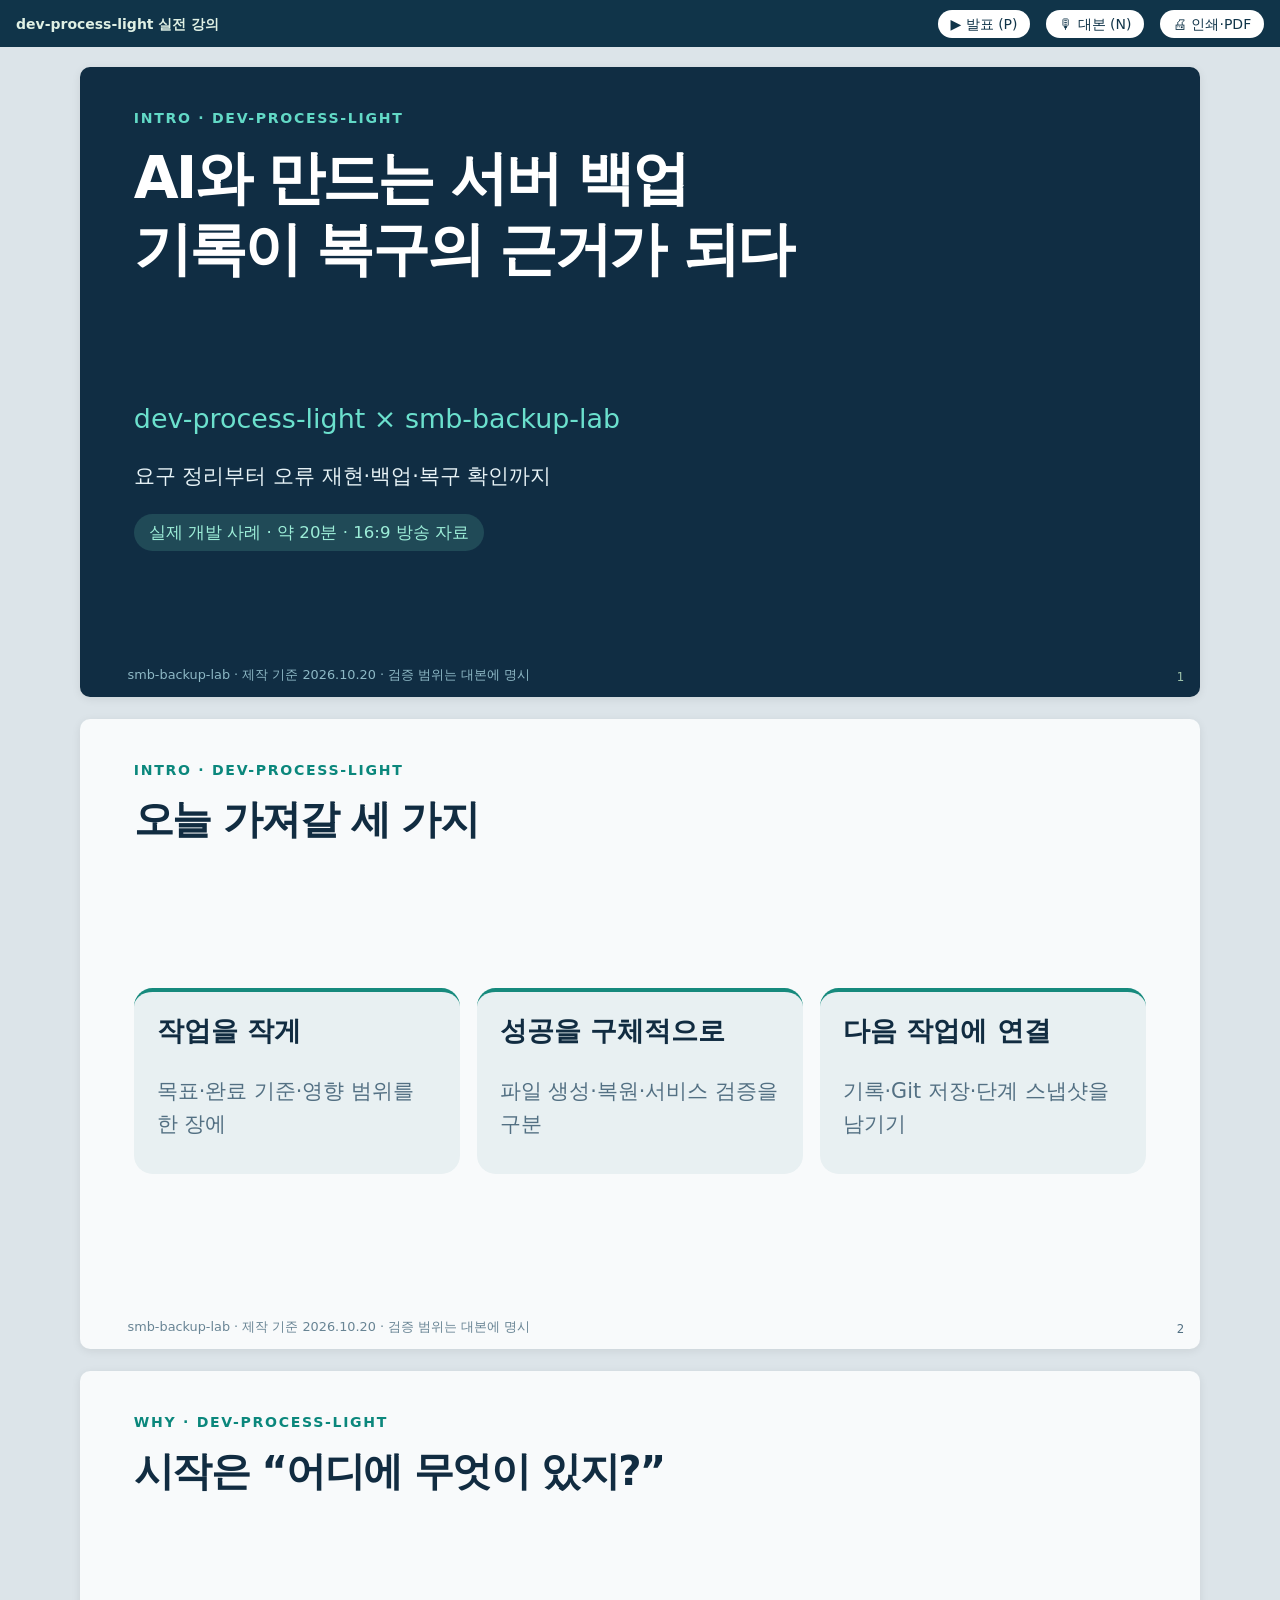
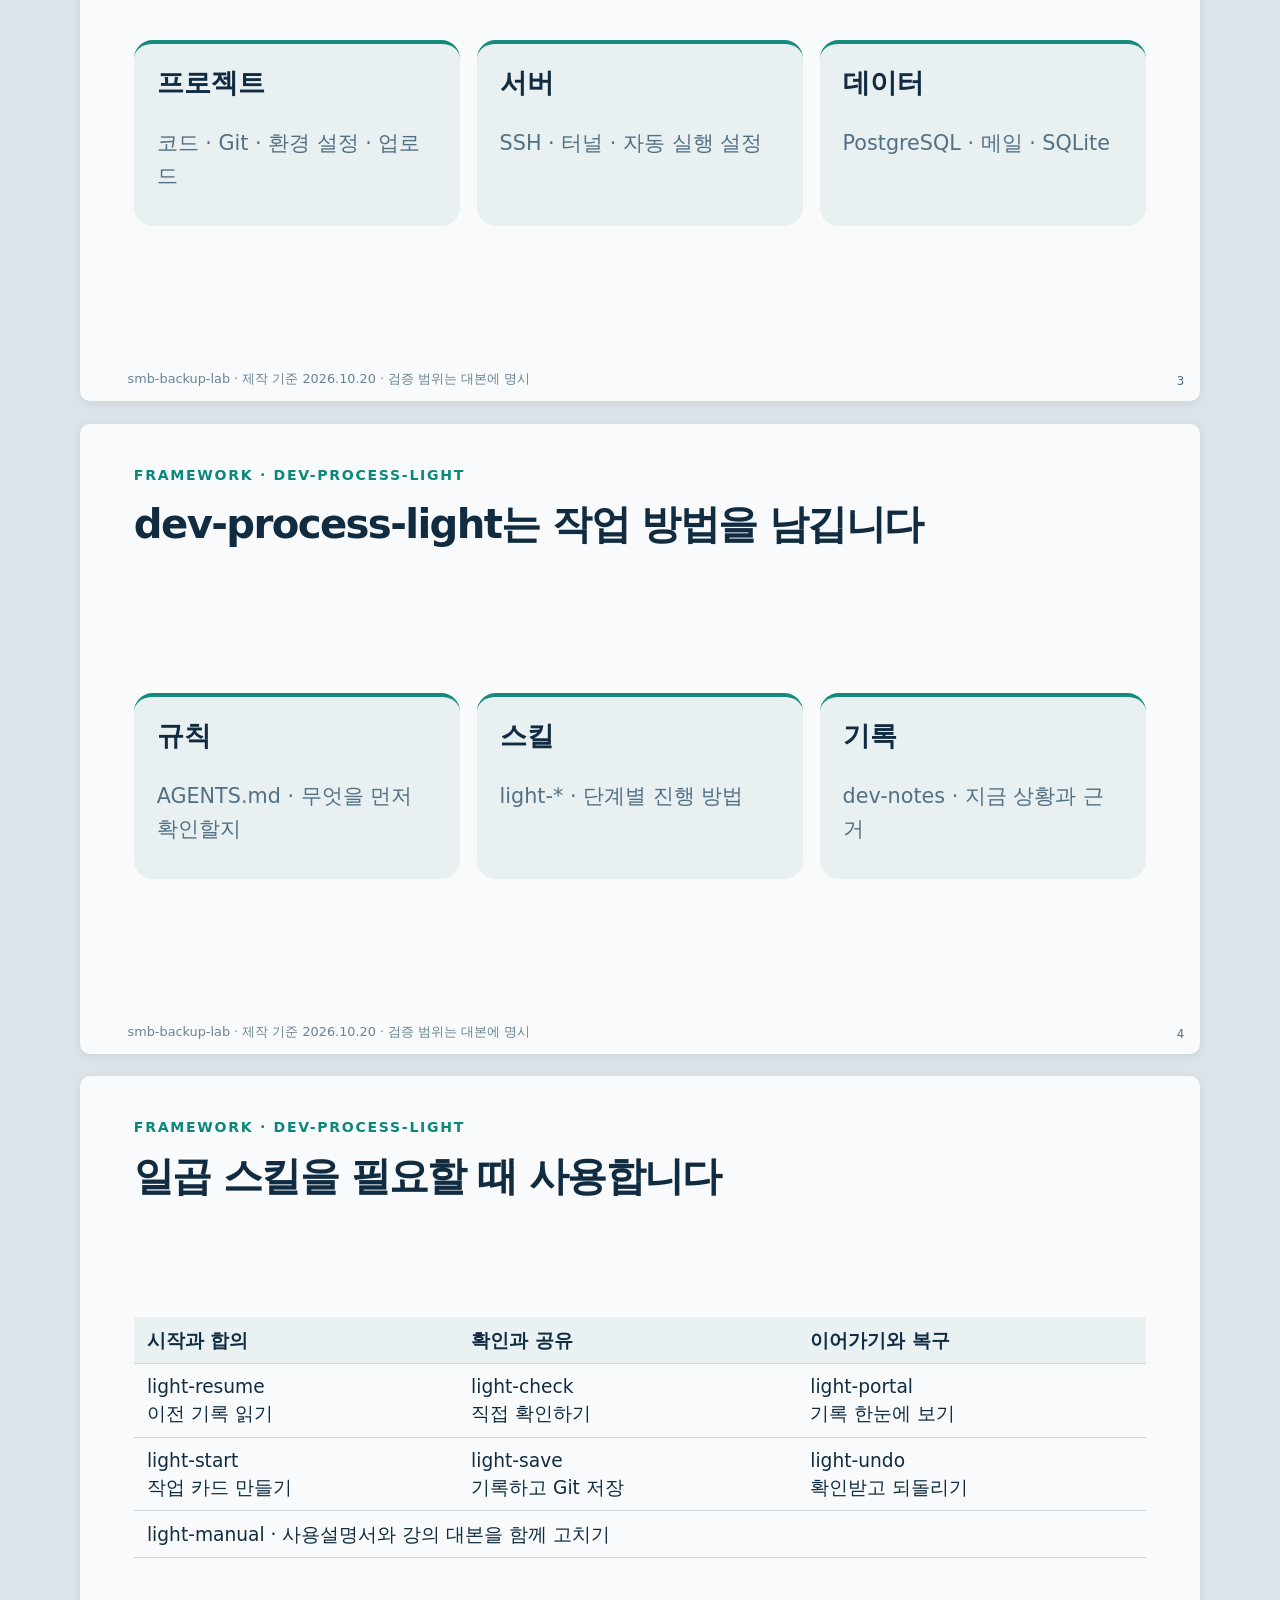
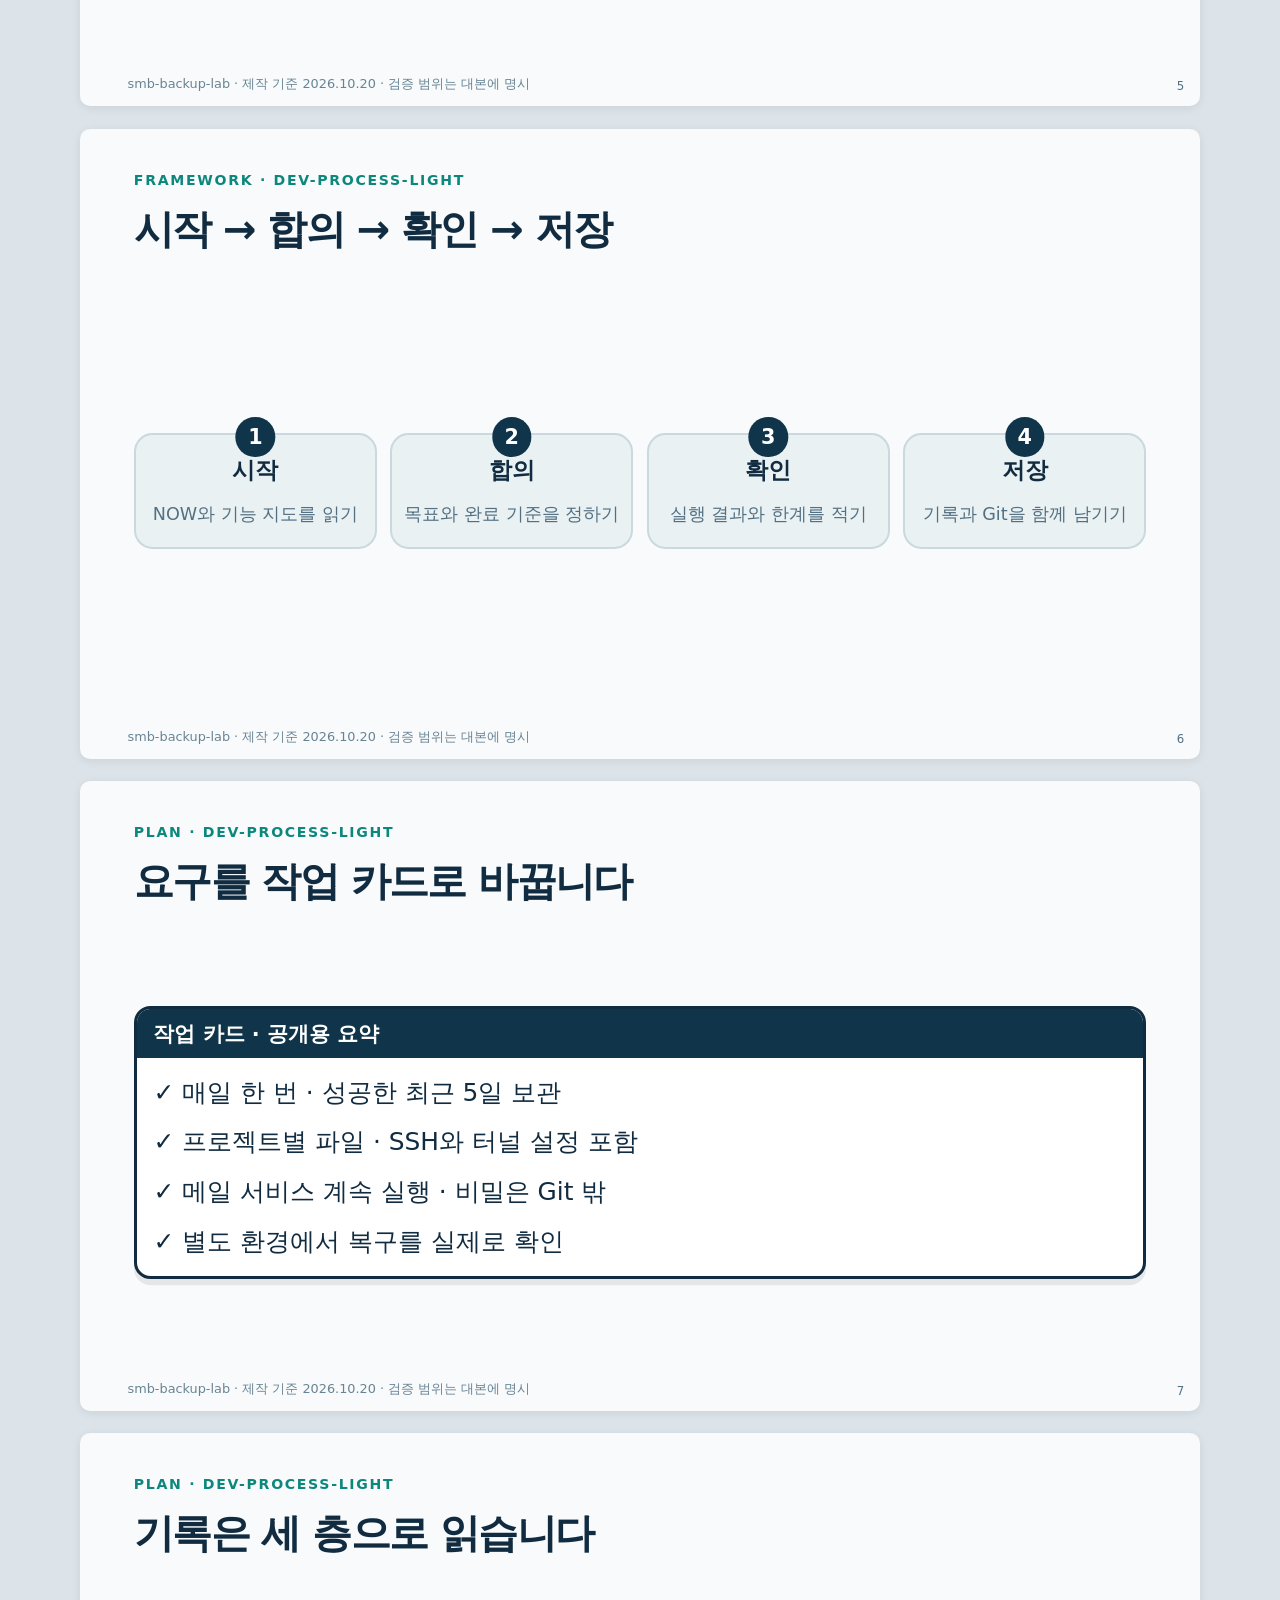
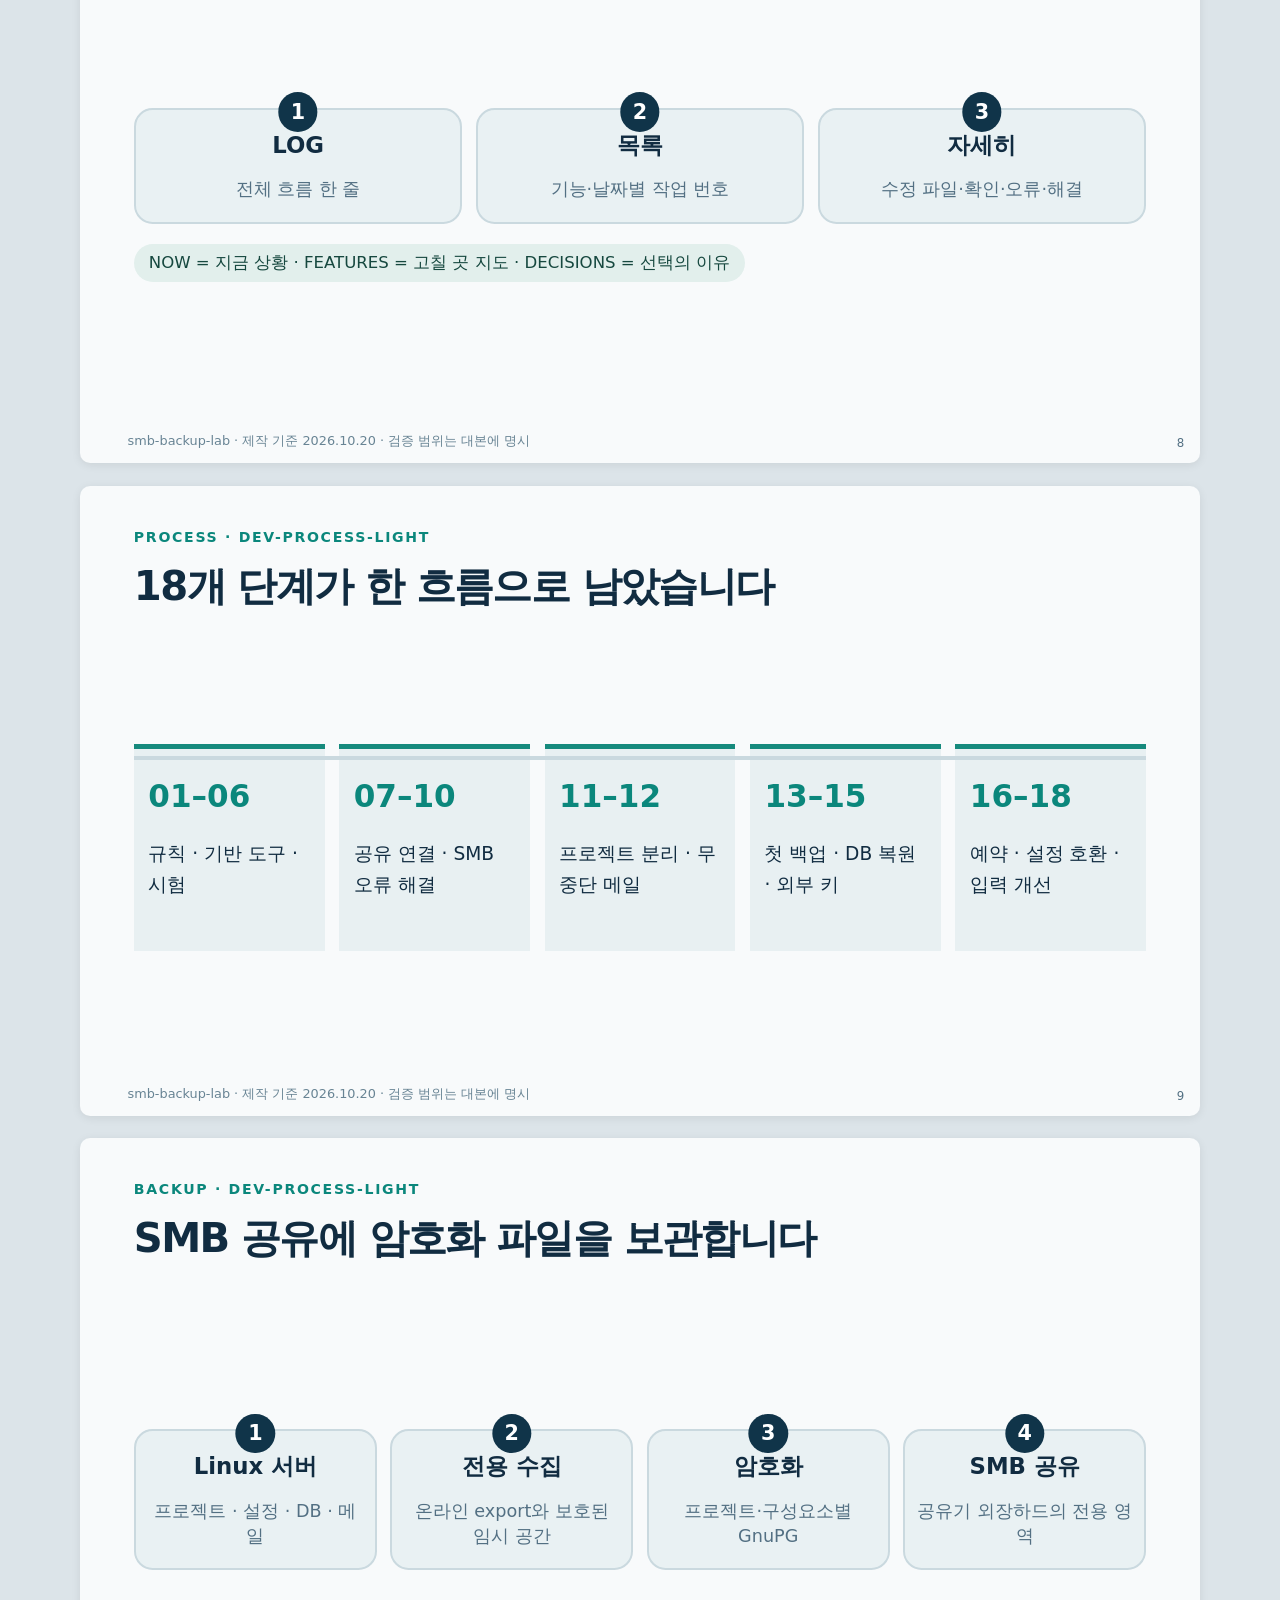
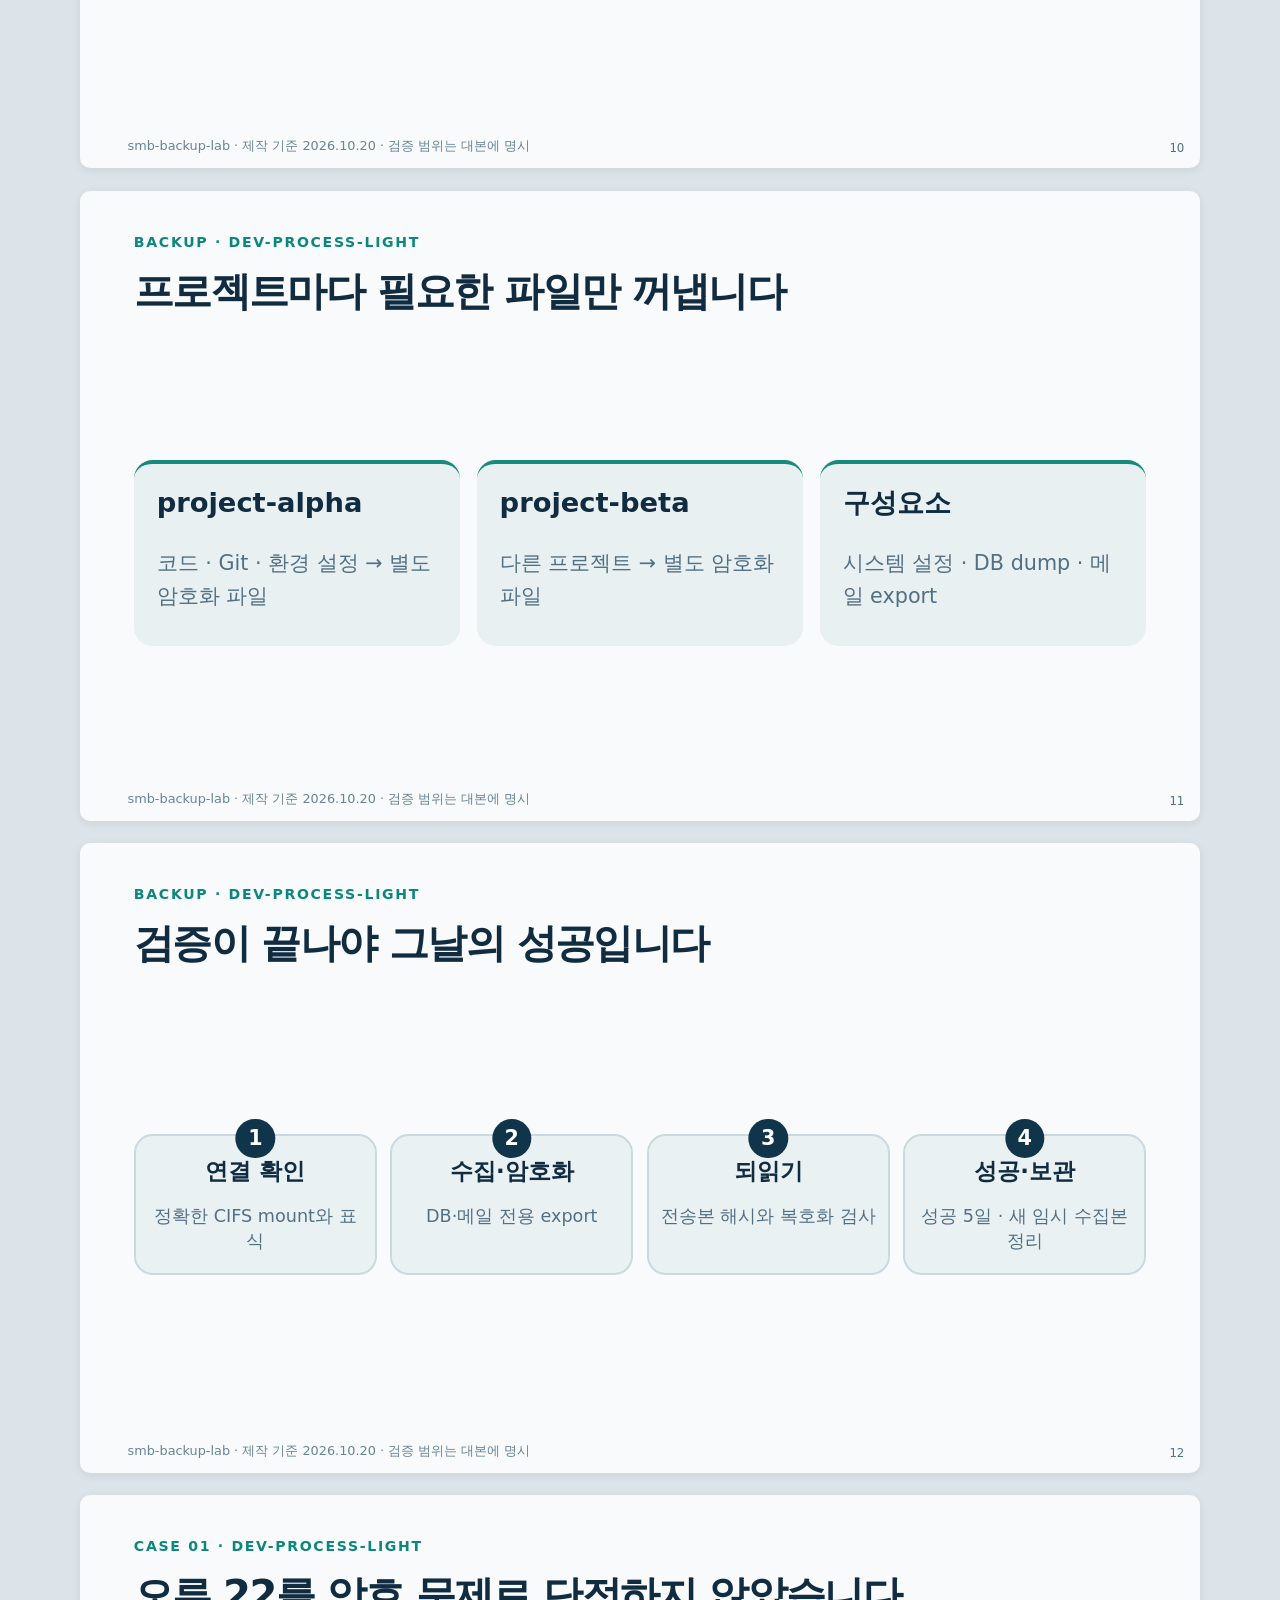
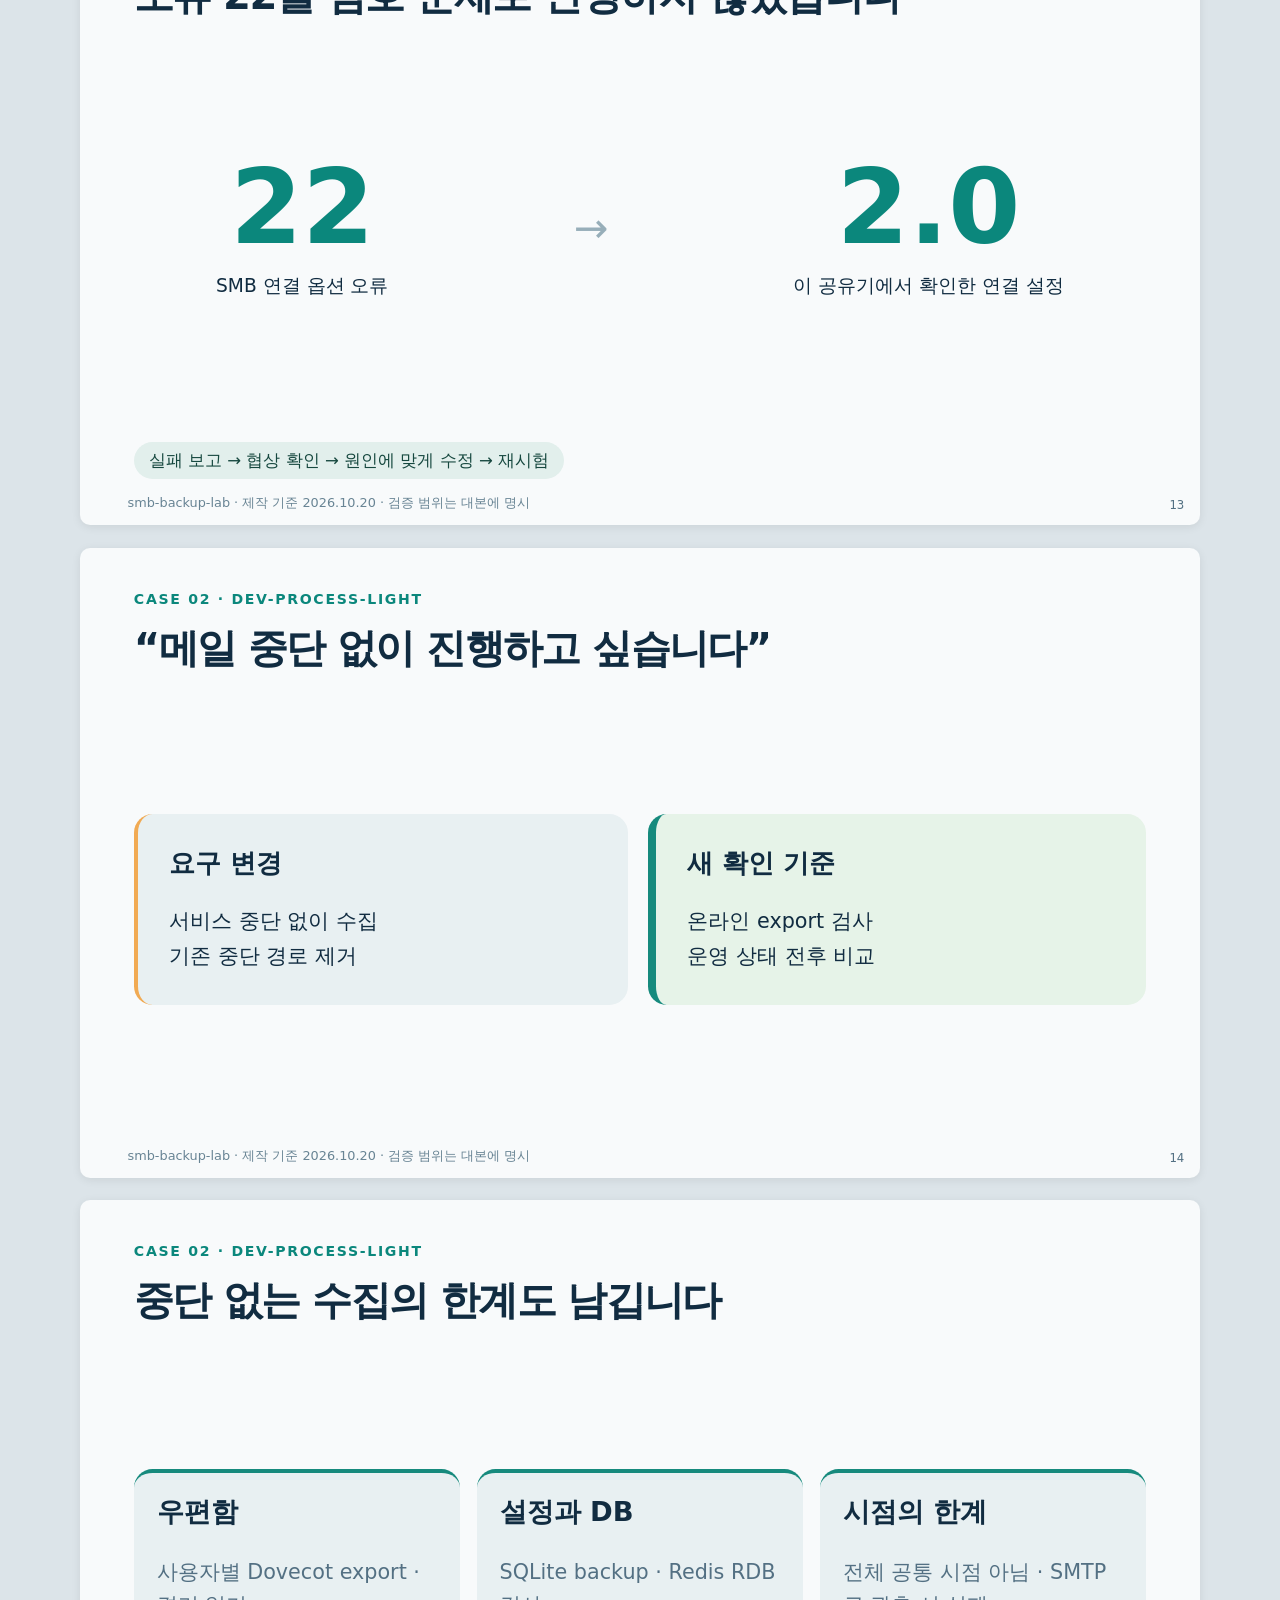
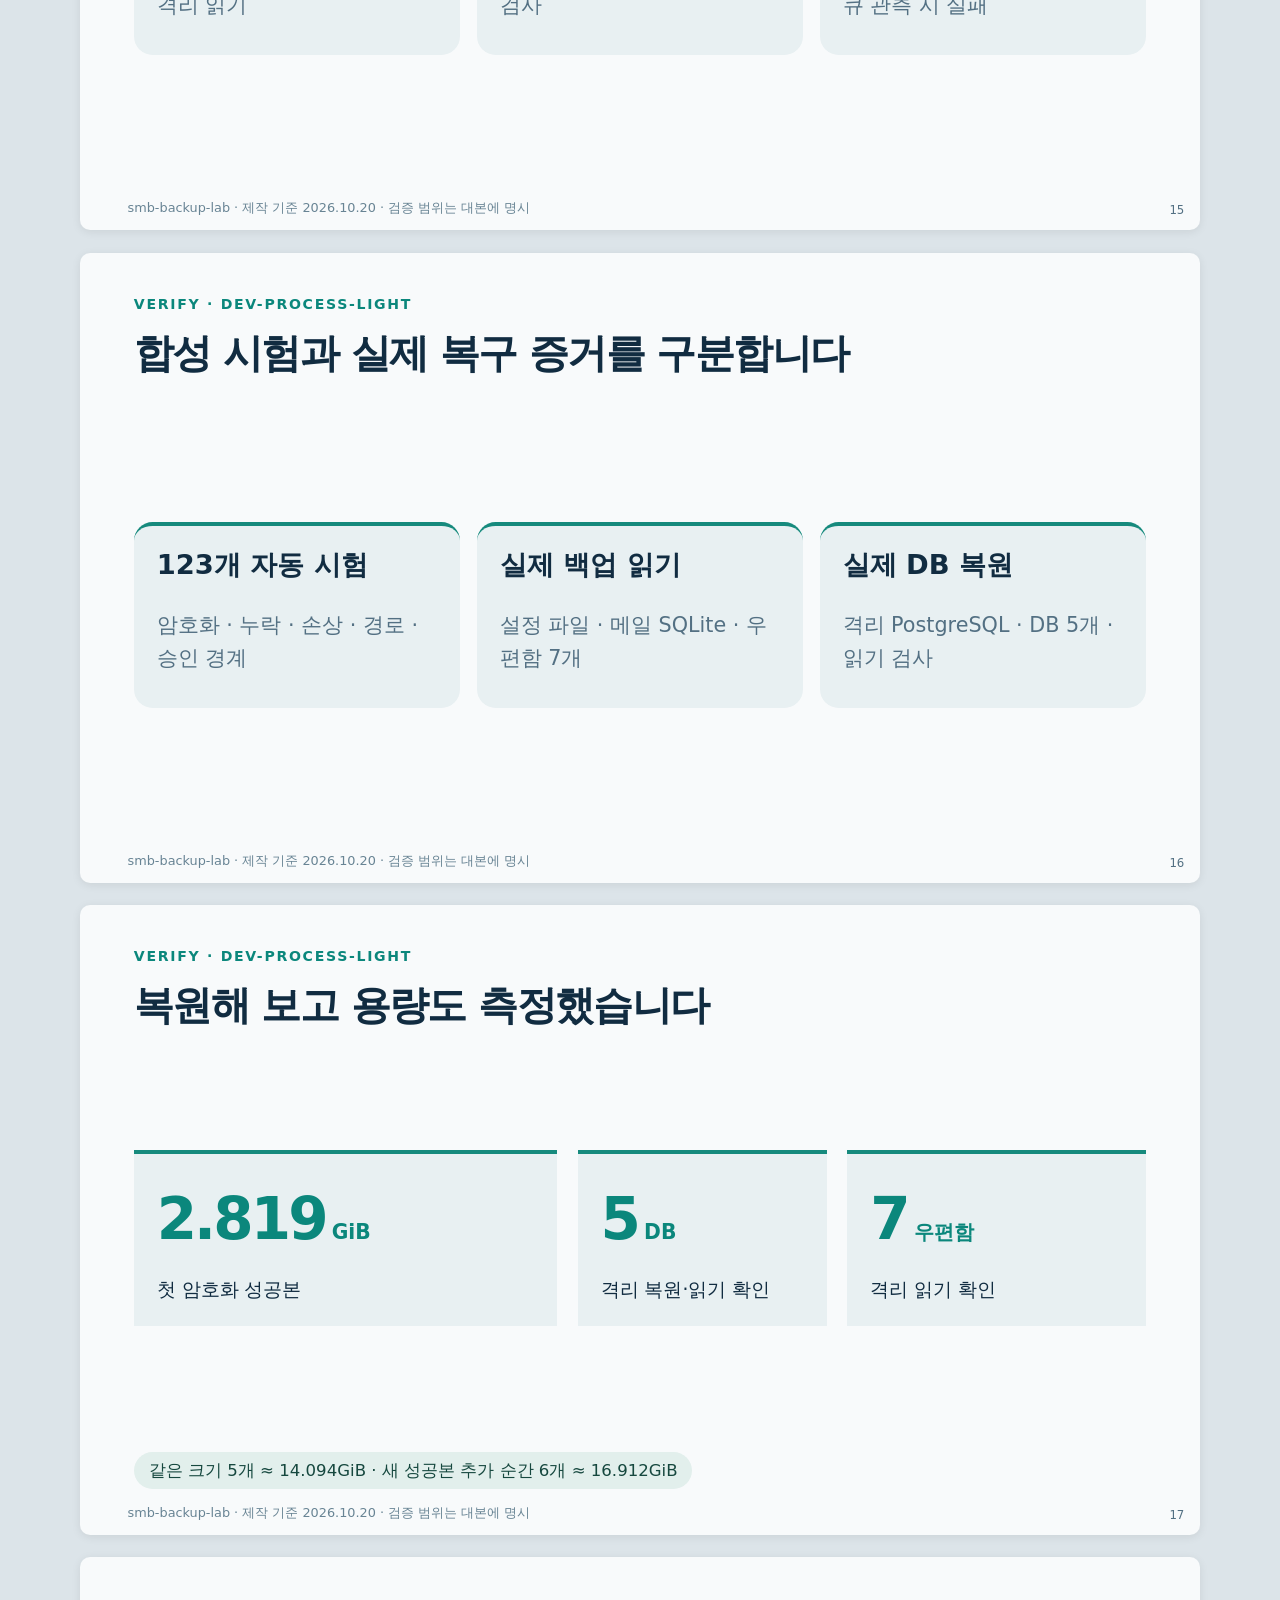
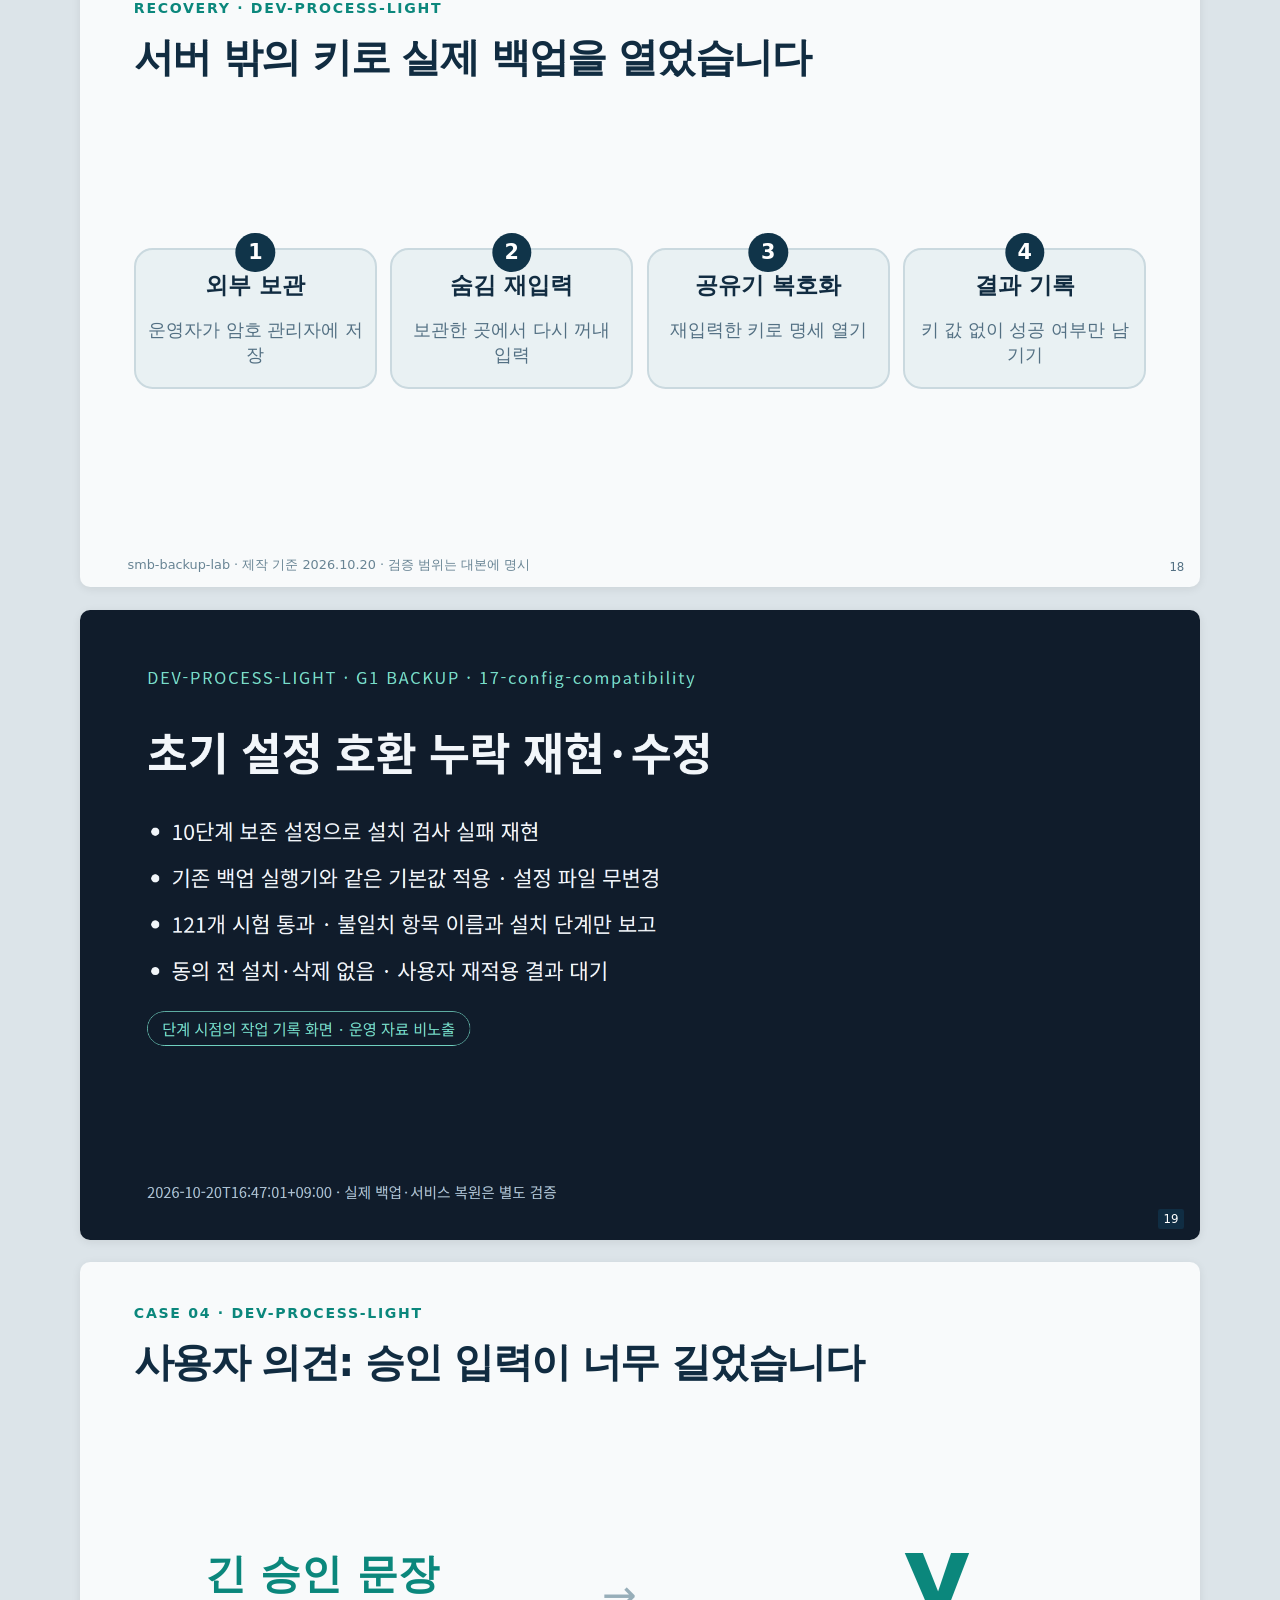
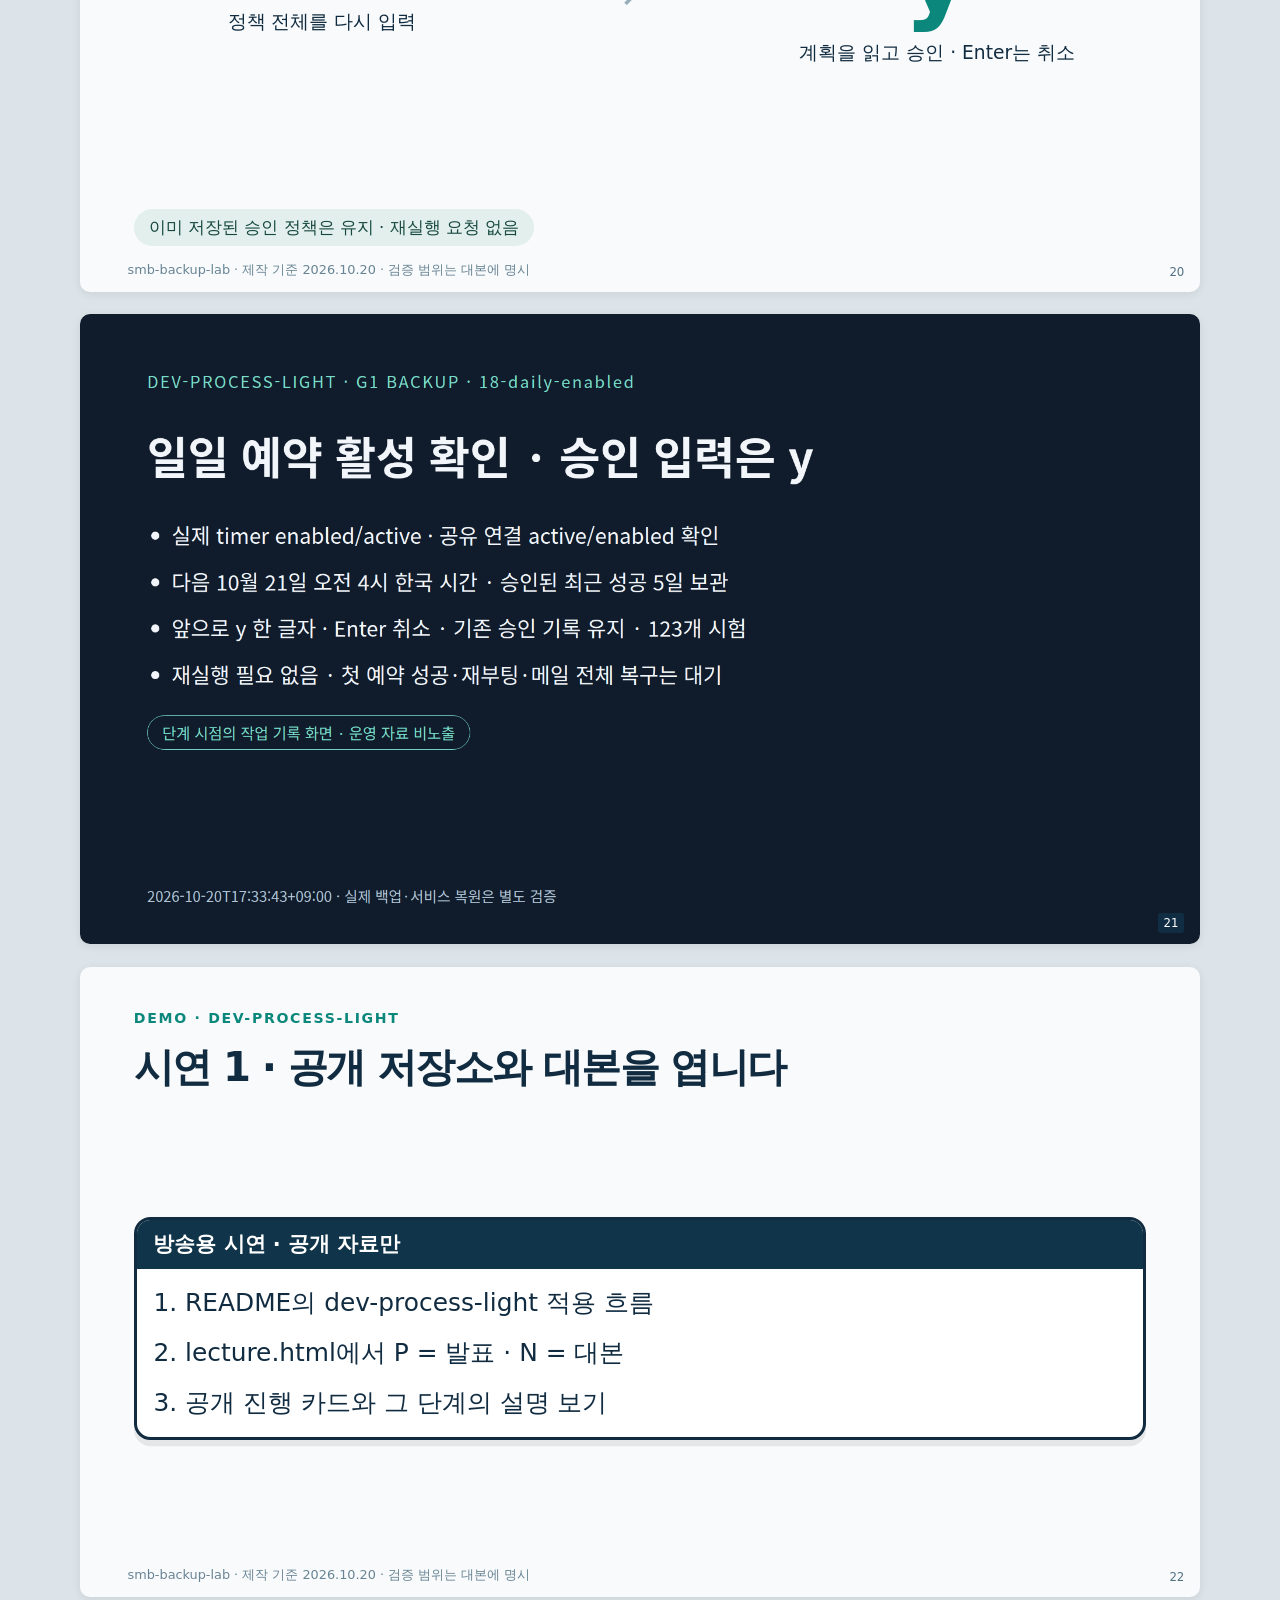
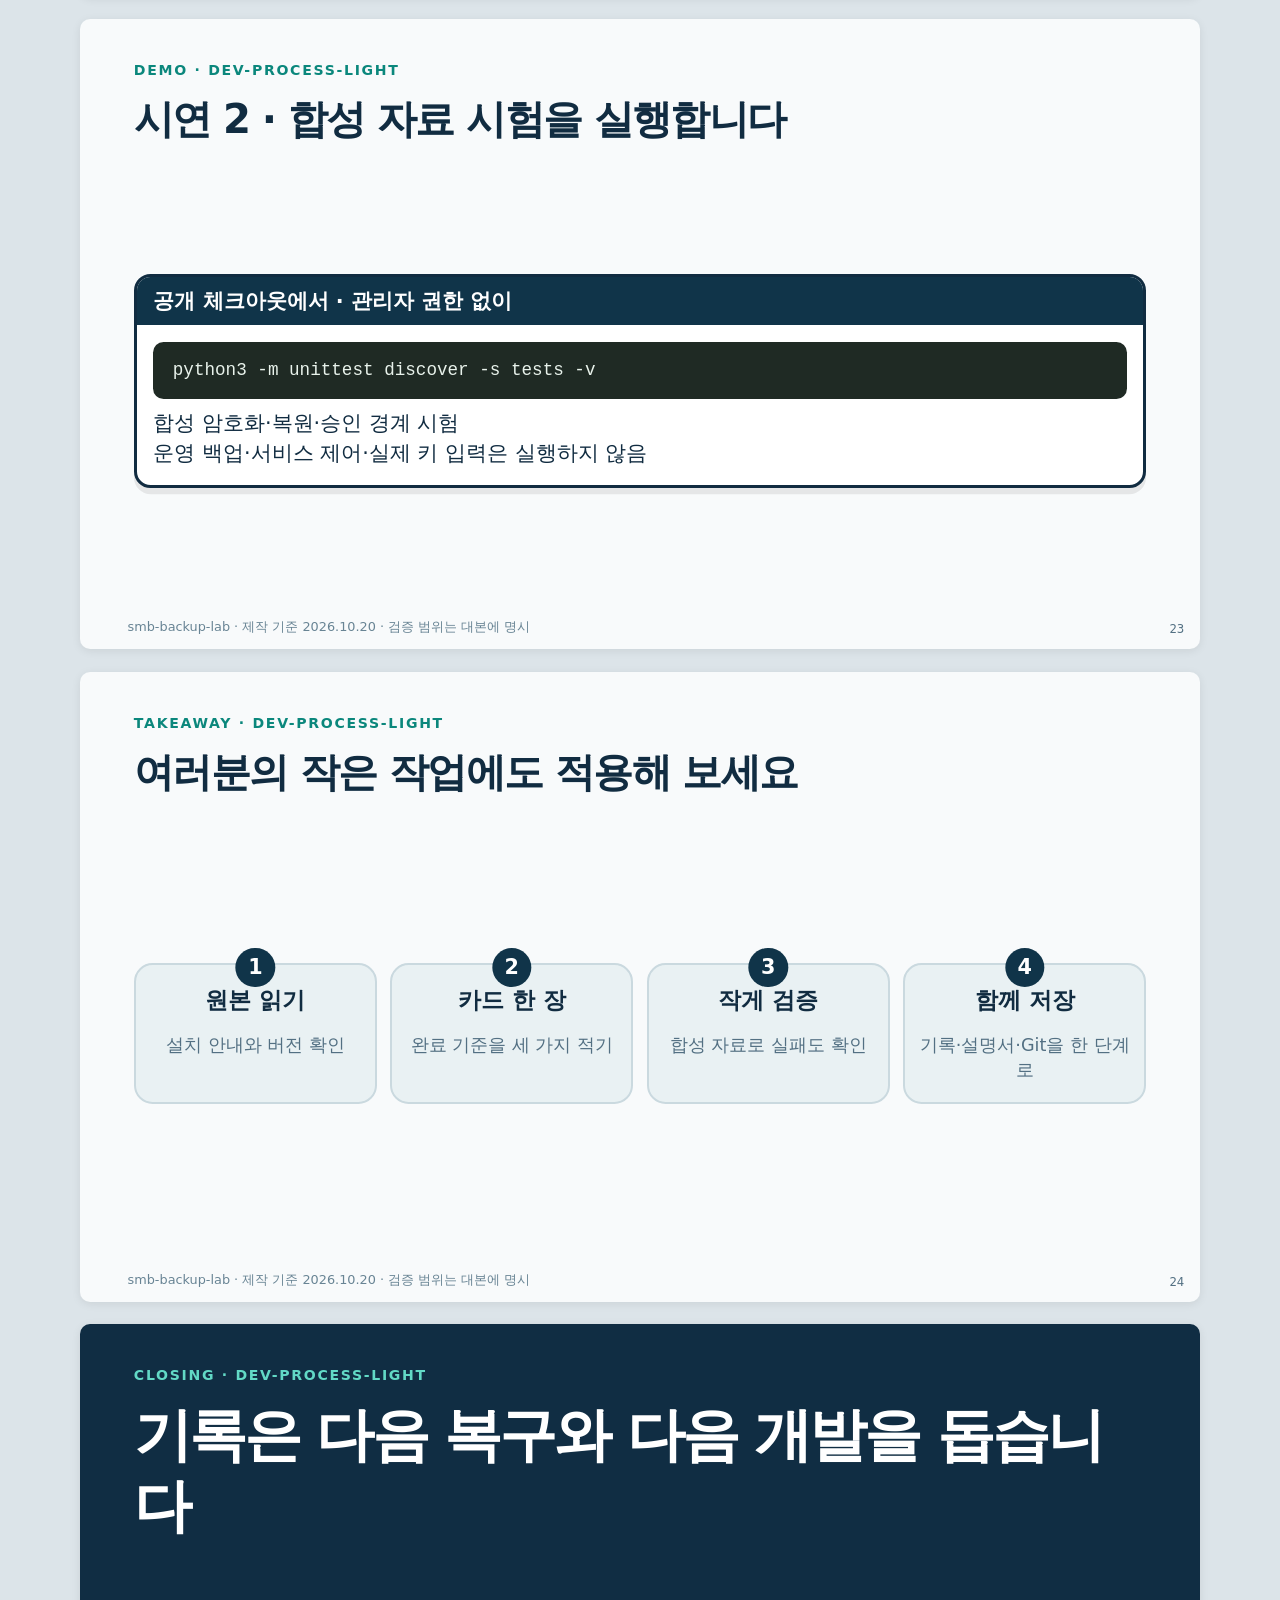
<file: media/broadcast/2026-10-20/lecture.html>
<!doctype html><html lang="ko"><head><meta charset="utf-8"><meta name="viewport" content="width=device-width,initial-scale=1"><title>dev-process-light × smb-backup-lab</title><link rel="stylesheet" href="assets/manual.css"><link rel="stylesheet" href="assets/broadcast.css"><script defer src="assets/manual.js"></script></head><body data-manual="dev-process-light 실전 강의" data-index="lecture.html"><section class="slide" data-kind="cover" data-title="AI와 만드는 서버 백업 기록이 복구의 근거가 되다"><p class="kicker">INTRO · DEV-PROCESS-LIGHT</p><h1>AI와 만드는 서버 백업<br>기록이 복구의 근거가 되다</h1><div class="body"><div class="hero"><p class="eyebrow">dev-process-light × smb-backup-lab</p><p>요구 정리부터 오류 재현·백업·복구 확인까지</p><div class="tag">실제 개발 사례 · 약 20분 · 16:9 방송 자료</div></div></div><p class="foot">smb-backup-lab · 제작 기준 2026.10.20 · 검증 범위는 대본에 명시</p><aside class="notes">안녕하세요. 오늘은 AI와 함께 SMB 공유에 서버를 백업하는 도구를 만든 과정을 소개합니다. 중심 주제는 dev-process-light입니다. 코드를 빨리 만드는 장면보다, 무엇을 원했고 무엇을 확인했으며 다음 사람이 어디서 이어갈 수 있는지 기록하는 과정을 보여 드리겠습니다. 실제 서비스를 유지하며 진행한 사례이고, 확인한 결과와 아직 남은 시험을 나눠 설명하겠습니다.</aside></section><section class="slide" data-kind="overview" data-title="오늘 가져갈 세 가지"><p class="kicker">INTRO · DEV-PROCESS-LIGHT</p><h2>오늘 가져갈 세 가지</h2><div class="body"><div class="cards"><div class="card"><b>작업을 작게</b><span>목표·완료 기준·영향 범위를 한 장에</span></div><div class="card"><b>성공을 구체적으로</b><span>파일 생성·복원·서비스 검증을 구분</span></div><div class="card"><b>다음 작업에 연결</b><span>기록·Git 저장·단계 스냅샷을 남기기</span></div></div></div><p class="foot">smb-backup-lab · 제작 기준 2026.10.20 · 검증 범위는 대본에 명시</p><aside class="notes">이 강의에서 가져갈 것은 세 가지입니다. 첫째는 작업을 작은 단위로 정리하는 방법입니다. 둘째는 성공했다는 말 대신 실제 검증 범위를 적는 방법입니다. 셋째는 기록과 Git, 중간 화면을 다음 작업의 출발점으로 사용하는 방법입니다. 백업 경험이 적어도 흐름을 따라올 수 있도록 실제 사례를 단순한 그림으로 설명하겠습니다.</aside></section><section class="slide" data-kind="concept" data-title="시작은 “어디에 무엇이 있지?”"><p class="kicker">WHY · DEV-PROCESS-LIGHT</p><h2>시작은 “어디에 무엇이 있지?”</h2><div class="body"><div class="cards"><div class="card"><b>프로젝트</b><span>코드 · Git · 환경 설정 · 업로드</span></div><div class="card"><b>서버</b><span>SSH · 터널 · 자동 실행 설정</span></div><div class="card"><b>데이터</b><span>PostgreSQL · 메일 · SQLite</span></div></div></div><p class="foot">smb-backup-lab · 제작 기준 2026.10.20 · 검증 범위는 대본에 명시</p><aside class="notes">처음부터 압축 명령을 실행하지 않았습니다. 서버에는 프로젝트 외에도 데이터베이스와 메일, SSH와 터널 설정이 있었습니다. 실제 위치와 기존 백업을 먼저 조사해야 복구할 때 빠뜨리지 않습니다. 이 단계의 원본 조사에는 서버 식별 정보가 들어가므로 방송에서는 지금처럼 범주만 보여 줍니다. 조사와 공개 자료를 구분하는 것도 기록의 한 부분입니다.</aside></section><section class="slide" data-kind="concept" data-title="dev-process-light는 작업 방법을 남깁니다"><p class="kicker">FRAMEWORK · DEV-PROCESS-LIGHT</p><h2>dev-process-light는 작업 방법을 남깁니다</h2><div class="body"><div class="cards"><div class="card"><b>규칙</b><span>AGENTS.md · 무엇을 먼저 확인할지</span></div><div class="card"><b>스킬</b><span>light-* · 단계별 진행 방법</span></div><div class="card"><b>기록</b><span>dev-notes · 지금 상황과 근거</span></div></div></div><p class="foot">smb-backup-lab · 제작 기준 2026.10.20 · 검증 범위는 대본에 명시</p><aside class="notes">dev-process-light는 AI와 작업할 때 따를 규칙과 스킬, 기록 형식을 프로젝트 안에 둡니다. 새 대화에서는 현재 상황을 읽고, 만들기 전에는 목표와 완료 기준을 적고, 만들고 나서는 직접 확인한 범위를 기록합니다. 이번 백업 도구는 이 방법을 실제로 적용한 사례입니다. 사용한 버전을 고정해 두었으며 원본 저장소의 최신 내용과 차이가 있을 수 있다는 점도 자료에 적었습니다.</aside></section><section class="slide" data-kind="concept" data-title="일곱 스킬을 필요할 때 사용합니다"><p class="kicker">FRAMEWORK · DEV-PROCESS-LIGHT</p><h2>일곱 스킬을 필요할 때 사용합니다</h2><div class="body"><table class="grid"><tr><th>시작과 합의</th><th>확인과 공유</th><th>이어가기와 복구</th></tr><tr><td>light-resume<br>이전 기록 읽기</td><td>light-check<br>직접 확인하기</td><td>light-portal<br>기록 한눈에 보기</td></tr><tr><td>light-start<br>작업 카드 만들기</td><td>light-save<br>기록하고 Git 저장</td><td>light-undo<br>확인받고 되돌리기</td></tr><tr><td colspan="3">light-manual · 사용설명서와 강의 대본을 함께 고치기</td></tr></table></div><p class="foot">smb-backup-lab · 제작 기준 2026.10.20 · 검증 범위는 대본에 명시</p><aside class="notes">설치한 light 스킬은 일곱 가지입니다. 모두를 매번 실행하는 것은 아닙니다. 작업 시작과 합의, 확인과 저장을 중심으로 필요한 설명서와 기록 보기를 이어갑니다. 이 사례에서는 기록 포털을 따로 만들지 않았고 되돌리기도 실행하지 않았습니다. data-light는 별도의 짝 스킬로 설치했지만 새 업무 데이터 모델을 만드는 일이 아니어서 적용하지 않았습니다. 백업 메타데이터와 업무 데이터 설계를 구분했습니다.</aside></section><section class="slide" data-kind="concept" data-title="시작 → 합의 → 확인 → 저장"><p class="kicker">FRAMEWORK · DEV-PROCESS-LIGHT</p><h2>시작 → 합의 → 확인 → 저장</h2><div class="body"><ol class="flow"><li><b>시작</b><span>NOW와 기능 지도를 읽기</span></li><li><b>합의</b><span>목표와 완료 기준을 정하기</span></li><li><b>확인</b><span>실행 결과와 한계를 적기</span></li><li><b>저장</b><span>기록과 Git을 함께 남기기</span></li></ol></div><p class="foot">smb-backup-lab · 제작 기준 2026.10.20 · 검증 범위는 대본에 명시</p><aside class="notes">전체 흐름은 네 단계로 기억하면 됩니다. 시작할 때 읽고, 만들기 전에 합의하고, 확인한 뒤에 저장합니다. 기존에 사용자가 승인한 범위는 같은 질문을 반복하지 않고 이어갑니다. 반면 서비스 중단이나 기존 백업 삭제처럼 별도 확인이 필요한 경계는 계속 지킵니다. 작은 수정부터 이 흐름을 반복하면 다음 세션에서 이전 결정을 추측할 필요가 줄어듭니다.</aside></section><section class="slide" data-kind="step" data-title="요구를 작업 카드로 바꿉니다"><p class="kicker">PLAN · DEV-PROCESS-LIGHT</p><h2>요구를 작업 카드로 바꿉니다</h2><div class="body"><div class="screen"><div class="top"><span class="t">작업 카드 · 공개용 요약</span></div><div class="in"><div class="checks"><p>✓ 매일 한 번 · 성공한 최근 5일 보관</p><p>✓ 프로젝트별 파일 · SSH와 터널 설정 포함</p><p>✓ 메일 서비스 계속 실행 · 비밀은 Git 밖</p><p>✓ 별도 환경에서 복구를 실제로 확인</p></div></div></div></div><p class="foot">smb-backup-lab · 제작 기준 2026.10.20 · 검증 범위는 대본에 명시</p><aside class="notes">요구를 그대로 긴 대화에만 두면 무엇이 완료인지 흐려집니다. 그래서 목표, 눈으로 확인할 완료 기준, 영향받을 기능과 설명서를 작업 카드로 정리했습니다. 사용자의 매일 한 번, 최근 성공 다섯 개, 비밀은 Git 밖이라는 요구를 실패 조건과 보관 조건으로 옮겼습니다. 이미 승인한 진행 범위를 기록한 덕분에 같은 허락을 계속 묻는 것도 피할 수 있습니다.</aside></section><section class="slide" data-kind="concept" data-title="기록은 세 층으로 읽습니다"><p class="kicker">PLAN · DEV-PROCESS-LIGHT</p><h2>기록은 세 층으로 읽습니다</h2><div class="body"><ol class="flow"><li><b>LOG</b><span>전체 흐름 한 줄</span></li><li><b>목록</b><span>기능·날짜별 작업 번호</span></li><li><b>자세히</b><span>수정 파일·확인·오류·해결</span></li></ol><div class="tag">NOW = 지금 상황 · FEATURES = 고칠 곳 지도 · DECISIONS = 선택의 이유</div></div><p class="foot">smb-backup-lab · 제작 기준 2026.10.20 · 검증 범위는 대본에 명시</p><aside class="notes">기록이 길어져도 전부 다시 읽지 않도록 세 층으로 나눴습니다. 먼저 전체 흐름에서 필요한 날짜를 찾고, 목록에서 작업 번호를 보고, 필요한 상세만 엽니다. 지금 상태는 NOW, 기능과 파일 연결은 FEATURES, 선택의 이유는 DECISIONS에 남깁니다. 이 자료를 만드는 시점에도 이전 작업을 이 순서로 읽고 이어갔습니다. 기록을 많이 남기는 것과 찾기 쉽게 남기는 것은 함께 가야 합니다.</aside></section><section class="slide" data-kind="concept" data-title="18개 단계가 한 흐름으로 남았습니다"><p class="kicker">PROCESS · DEV-PROCESS-LIGHT</p><h2>18개 단계가 한 흐름으로 남았습니다</h2><div class="body"><div class="timeline"><div><b>01–06</b><span>규칙 · 기반 도구 · 시험</span></div><div><b>07–10</b><span>공유 연결 · SMB 오류 해결</span></div><div><b>11–12</b><span>프로젝트 분리 · 무중단 메일</span></div><div><b>13–15</b><span>첫 백업 · DB 복원 · 외부 키</span></div><div><b>16–18</b><span>예약 · 설정 호환 · 입력 개선</span></div></div></div><p class="foot">smb-backup-lab · 제작 기준 2026.10.20 · 검증 범위는 대본에 명시</p><aside class="notes">처음 여섯 단계에서는 규칙을 설치하고 기반 도구를 만들었습니다. 이후 공유기 연결 오류를 해결하고, 프로젝트별 파일과 중단 없는 메일 수집으로 요구를 구체화했습니다. 첫 실제 백업 뒤에는 데이터베이스 복원과 외부 키 확인을 진행했습니다. 마지막에는 자동 실행과 설정 호환, 승인 입력의 사용성까지 다뤘습니다. 각 화면은 그 단계에서 만든 공개용 진행 카드이며 실제 서버 화면 녹화와 구분합니다.</aside></section><section class="slide" data-kind="concept" data-title="SMB 공유에 암호화 파일을 보관합니다"><p class="kicker">BACKUP · DEV-PROCESS-LIGHT</p><h2>SMB 공유에 암호화 파일을 보관합니다</h2><div class="body"><ol class="flow"><li><b>Linux 서버</b><span>프로젝트 · 설정 · DB · 메일</span></li><li><b>전용 수집</b><span>온라인 export와 보호된 임시 공간</span></li><li><b>암호화</b><span>프로젝트·구성요소별 GnuPG</span></li><li><b>SMB 공유</b><span>공유기 외장하드의 전용 영역</span></li></ol></div><p class="foot">smb-backup-lab · 제작 기준 2026.10.20 · 검증 범위는 대본에 명시</p><aside class="notes">구조는 Linux 서버에서 필요한 자료를 전용 도구로 수집한 뒤, 암호화해서 SMB 공유에 보내는 방식입니다. 실제 배포에서는 공유기 외장하드를 목적지로 사용했습니다. 인증과 암호화 키는 서버의 보호된 경로에 두고 Git에는 넣지 않습니다. 현재 사례는 SMB 공유를 대상으로 구현되어 있습니다. 서버 전체의 부팅 가능한 디스크 복제와는 복구 목표가 다르다는 점도 설명서에 적었습니다.</aside></section><section class="slide" data-kind="concept" data-title="프로젝트마다 필요한 파일만 꺼냅니다"><p class="kicker">BACKUP · DEV-PROCESS-LIGHT</p><h2>프로젝트마다 필요한 파일만 꺼냅니다</h2><div class="body"><div class="cards"><div class="card"><b>project-alpha</b><span>코드 · Git · 환경 설정 → 별도 암호화 파일</span></div><div class="card"><b>project-beta</b><span>다른 프로젝트 → 별도 암호화 파일</span></div><div class="card"><b>구성요소</b><span>시스템 설정 · DB dump · 메일 export</span></div></div></div><p class="foot">smb-backup-lab · 제작 기준 2026.10.20 · 검증 범위는 대본에 명시</p><aside class="notes">프로젝트를 하나의 거대한 파일에만 넣지 않고 디렉터리별로 나눴습니다. 그림의 프로젝트 이름은 만든 예시입니다. 시스템 설정과 데이터베이스 덤프도 별도 파일로 저장합니다. 모든 구성요소가 검증된 뒤 하루 성공 묶음 하나로 기록하며 필요한 프로젝트나 구성요소를 골라 복원할 수 있습니다. 파일이 나뉘어 있다는 것과 성공 기준이 나뉘는 것은 구분했습니다.</aside></section><section class="slide" data-kind="concept" data-title="검증이 끝나야 그날의 성공입니다"><p class="kicker">BACKUP · DEV-PROCESS-LIGHT</p><h2>검증이 끝나야 그날의 성공입니다</h2><div class="body"><ol class="flow"><li><b>연결 확인</b><span>정확한 CIFS mount와 표식</span></li><li><b>수집·암호화</b><span>DB·메일 전용 export</span></li><li><b>되읽기</b><span>전송본 해시와 복호화 검사</span></li><li><b>성공·보관</b><span>성공 5일 · 새 임시 수집본 정리</span></li></ol></div><p class="foot">smb-backup-lab · 제작 기준 2026.10.20 · 검증 범위는 대본에 명시</p><aside class="notes">전송이 끝났다는 것만으로 성공 처리하지 않습니다. 올바른 CIFS 공유인지 확인하고 수집한 뒤 암호화하여 전송합니다. 전송본을 다시 읽어 해시와 복호화를 확인한 다음에야 성공 기록을 만듭니다. 새 성공본이 검증된 뒤 승인된 범위의 오래된 성공본을 정리합니다. 공간이 없거나 실패하면 기존 성공본부터 지우지 않습니다. 실패 조각과 다른 프로그램의 자료도 자동 정리 범위에 넣지 않았습니다.</aside></section><section class="slide" data-kind="concept" data-title="오류 22를 암호 문제로 단정하지 않았습니다"><p class="kicker">CASE 01 · DEV-PROCESS-LIGHT</p><h2>오류 22를 암호 문제로 단정하지 않았습니다</h2><div class="body"><div class="case-number diagram"><div><strong>22</strong><span>SMB 연결 옵션 오류</span></div><div class="arrow">→</div><div><strong>2.0</strong><span>이 공유기에서 확인한 연결 설정</span></div></div><div class="tag">실패 보고 → 협상 확인 → 원인에 맞게 수정 → 재시험</div></div><p class="foot">smb-backup-lab · 제작 기준 2026.10.20 · 검증 범위는 대본에 명시</p><aside class="notes">첫 실제 문제는 SMB 연결 오류였습니다. 처음에는 안내가 인증 문제처럼 보여 사용자가 암호를 반복 입력했습니다. 오류 번호와 협상 결과를 확인하니 이 공유기에서 필요한 버전 설정을 맞추지 못한 문제였습니다. 이 사례에서는 vers 2.0 설정으로 연결됐습니다. 모든 SMB 서버에 같은 버전을 권장한다는 뜻은 아닙니다. 같은 입력을 반복하기 전에 원인을 조사한다는 규칙이 실제로 필요한 순간이었습니다.</aside></section><section class="slide" data-kind="concept" data-title="“메일 중단 없이 진행하고 싶습니다”"><p class="kicker">CASE 02 · DEV-PROCESS-LIGHT</p><h2>“메일 중단 없이 진행하고 싶습니다”</h2><div class="body"><div class="compare"><div><h3>요구 변경</h3><p>서비스 중단 없이 수집<br>기존 중단 경로 제거</p></div><div class="good"><h3>새 확인 기준</h3><p>온라인 export 검사<br>운영 상태 전후 비교</p></div></div></div><p class="foot">smb-backup-lab · 제작 기준 2026.10.20 · 검증 범위는 대본에 명시</p><aside class="notes">사용자는 메일을 중단하지 않고 싶다고 했습니다. 그러면 처음 만든 계획과 완료 기준도 바꿔야 합니다. 중단 동의를 계속 요청하는 대신 서비스 제어 경로를 제거하고 Dovecot, SQLite, Redis의 온라인 수집으로 나눴습니다. 실제 운영 메일을 중단하는 방식은 실행하지 않았습니다. 요구가 바뀌면 카드와 설명서, 시험도 함께 고쳐야 한다는 점을 보여 주는 사례입니다.</aside></section><section class="slide" data-kind="concept" data-title="중단 없는 수집의 한계도 남깁니다"><p class="kicker">CASE 02 · DEV-PROCESS-LIGHT</p><h2>중단 없는 수집의 한계도 남깁니다</h2><div class="body"><div class="cards"><div class="card"><b>우편함</b><span>사용자별 Dovecot export · 격리 읽기</span></div><div class="card"><b>설정과 DB</b><span>SQLite backup · Redis RDB 검사</span></div><div class="card"><b>시점의 한계</b><span>전체 공통 시점 아님 · SMTP 큐 관측 시 실패</span></div></div></div><p class="foot">smb-backup-lab · 제작 기준 2026.10.20 · 검증 범위는 대본에 명시</p><aside class="notes">중단 없이 수집했다고 해서 모든 자료가 완전히 같은 순간의 상태가 되는 것은 아닙니다. 우편함은 사용자별로 복사하고 SQLite와 Redis도 각각 전용 절차를 사용합니다. SMTP 대기열은 검사 시점에 비어 있어야 하며 메일이 관측되면 기존 서비스를 유지하고 백업을 실패로 남깁니다. 전체 공통 시점이나 모든 송수신 상태를 보장했다고 쓰지 않았습니다. 제한을 결과와 함께 적는 것이 복구 계획에 도움이 됩니다.</aside></section><section class="slide" data-kind="concept" data-title="합성 시험과 실제 복구 증거를 구분합니다"><p class="kicker">VERIFY · DEV-PROCESS-LIGHT</p><h2>합성 시험과 실제 복구 증거를 구분합니다</h2><div class="body"><div class="cards"><div class="card"><b>123개 자동 시험</b><span>암호화 · 누락 · 손상 · 경로 · 승인 경계</span></div><div class="card"><b>실제 백업 읽기</b><span>설정 파일 · 메일 SQLite · 우편함 7개</span></div><div class="card"><b>실제 DB 복원</b><span>격리 PostgreSQL · DB 5개 · 읽기 검사</span></div></div></div><p class="foot">smb-backup-lab · 제작 기준 2026.10.20 · 검증 범위는 대본에 명시</p><aside class="notes">숫자가 서로 다른 의미를 갖는다는 점을 강조하고 싶습니다. 123개는 합성 자료로 확인한 자동 시험의 개수입니다. 실제 공유기에 저장한 백업에서는 설정 파일과 메일 SQLite, 일곱 우편함의 읽기를 확인했습니다. 별도 PostgreSQL에서는 다섯 데이터베이스를 복원하고 읽었습니다. 이 결과를 전체 메일 서비스 로그인이나 애플리케이션 기능 검증으로 확대하지 않았습니다. 시험 이름보다 실제로 어디까지 실행했는지가 중요합니다.</aside></section><section class="slide" data-kind="concept" data-title="복원해 보고 용량도 측정했습니다"><p class="kicker">VERIFY · DEV-PROCESS-LIGHT</p><h2>복원해 보고 용량도 측정했습니다</h2><div class="body"><div class="metrics diagram"><div><strong>2.819<span>GiB</span></strong><p>첫 암호화 성공본</p></div><div><strong>5<span>DB</span></strong><p>격리 복원·읽기 확인</p></div><div><strong>7<span>우편함</span></strong><p>격리 읽기 확인</p></div></div><div class="tag">같은 크기 5개 ≈ 14.094GiB · 새 성공본 추가 순간 6개 ≈ 16.912GiB</div></div><p class="foot">smb-backup-lab · 제작 기준 2026.10.20 · 검증 범위는 대본에 명시</p><aside class="notes">첫 성공본의 암호화 크기는 약 2.819GiB였습니다. 같은 크기 다섯 개는 약 14.094GiB이고 새 성공본을 확인한 뒤 지우기 위해 잠시 여섯 개를 두면 약 16.912GiB입니다. 사용자가 정한 50GiB 범위 안이라는 현재 크기의 추정입니다. 앞으로의 증가나 실패 조각, 임시 공간까지 무한히 충분하다는 뜻은 아닙니다. 운영 데이터베이스의 원래 행 수 기준은 없었으므로 원본과 행 수가 같다고도 주장하지 않았습니다.</aside></section><section class="slide" data-kind="concept" data-title="서버 밖의 키로 실제 백업을 열었습니다"><p class="kicker">RECOVERY · DEV-PROCESS-LIGHT</p><h2>서버 밖의 키로 실제 백업을 열었습니다</h2><div class="body"><ol class="flow"><li><b>외부 보관</b><span>운영자가 암호 관리자에 저장</span></li><li><b>숨김 재입력</b><span>보관한 곳에서 다시 꺼내 입력</span></li><li><b>공유기 복호화</b><span>재입력한 키로 명세 열기</span></li><li><b>결과 기록</b><span>키 값 없이 성공 여부만 남기기</span></li></ol></div><p class="foot">smb-backup-lab · 제작 기준 2026.10.20 · 검증 범위는 대본에 명시</p><aside class="notes">서버가 고장 났는데 키도 그 서버에만 있으면 암호화 백업을 열지 못할 수 있습니다. 운영자가 외부에 기존 키를 보관하고 다시 꺼내 숨김 입력했습니다. 도구는 그 키로 실제 공유기 백업 명세를 복호화했습니다. 방송에서는 키를 확인하거나 입력하는 장면을 찍지 않습니다. 에이전트가 외부 암호 관리자 자체를 검사한 것은 아니고 운영자 확인과 실제 재입력 결과를 기록한 것입니다.</aside></section><section class="slide snapshot" data-kind="step" data-title="스냅샷이 오류 재현 자료가 됐습니다"><p class="kicker">CASE 03 · DEV-PROCESS-LIGHT</p><h2>스냅샷이 오류 재현 자료가 됐습니다</h2><div class="body"><img src="assets/17-config-compatibility.png" alt="스냅샷이 오류 재현 자료가 됐습니다"></div><p class="foot">smb-backup-lab · 제작 기준 2026.10.20 · 검증 범위는 대본에 명시</p><aside class="notes">자동 실행을 설치할 때 또 다른 오류가 나왔습니다. 처음 연결할 때 만든 설정에는 나중에 추가한 형식 항목이 없었고, 백업기는 기본값을 적용했지만 설치기는 이를 누락 오류로 처리했습니다. 보존한 열 번째 단계의 설정 예제로 같은 거부를 재현했습니다. 설치기도 같은 기본값을 사용하도록 고쳤고 실제 재적용이 통과했습니다. 중간 스냅샷이 영상 장면뿐 아니라 이전 상태를 재현하는 근거가 된 장면입니다.</aside></section><section class="slide" data-kind="concept" data-title="사용자 의견: 승인 입력이 너무 길었습니다"><p class="kicker">CASE 04 · DEV-PROCESS-LIGHT</p><h2>사용자 의견: 승인 입력이 너무 길었습니다</h2><div class="body"><div class="case-number diagram"><div><strong class="words">긴 승인 문장</strong><span>정책 전체를 다시 입력</span></div><div class="arrow">→</div><div><strong>y</strong><span>계획을 읽고 승인 · Enter는 취소</span></div></div><div class="tag">이미 저장된 승인 정책은 유지 · 재실행 요청 없음</div></div><p class="foot">smb-backup-lab · 제작 기준 2026.10.20 · 검증 범위는 대본에 명시</p><aside class="notes">설치가 성공한 뒤 사용자가 승인 문구가 너무 길다고 말했습니다. 앞으로는 계획을 읽은 뒤 y 한 글자로 승인하고 Enter는 취소하도록 바꿨습니다. 여기서 중요한 점은 이미 저장한 정책의 기준 문장까지 바꾸지 않았다는 것입니다. 그 값을 바꾸면 매일 실행기가 기존 승인을 거부할 수 있었습니다. 입력만 짧게 바꾸고 이전 승인 기록이 그대로 유효한지 시험했습니다. 이미 설치한 사용자에게 다시 입력을 요구하지 않았습니다.</aside></section><section class="slide snapshot" data-kind="step" data-title="일일 예약 활성과 첫 실행 성공은 다릅니다"><p class="kicker">OPERATE · DEV-PROCESS-LIGHT</p><h2>일일 예약 활성과 첫 실행 성공은 다릅니다</h2><div class="body"><img src="assets/18-daily-enabled.png" alt="일일 예약 활성과 첫 실행 성공은 다릅니다"></div><p class="foot">smb-backup-lab · 제작 기준 2026.10.20 · 검증 범위는 대본에 명시</p><aside class="notes">이 화면은 일일 예약과 공유 연결 설정이 실제로 활성화된 시점의 공개 진행 카드입니다. 다음 예약은 사례 당시 한국 시간10월21일 오전4시였습니다. timer가 켜져 있다는 사실과 그 예약이 실제 성공했다는 사실은 다릅니다. 자료 제작 기준으로 첫 예약 성공과 재부팅 연결, 메일 전체 서비스 복구는 남아 있습니다. 서버의 기본 Result 성공 표시를 실행 증거로 오해하지 않도록 실제 시작 시각도 확인했습니다.</aside></section><section class="slide" data-kind="step" data-title="시연 1 · 공개 저장소와 대본을 엽니다"><p class="kicker">DEMO · DEV-PROCESS-LIGHT</p><h2>시연 1 · 공개 저장소와 대본을 엽니다</h2><div class="body"><div class="screen"><div class="top"><span class="t">방송용 시연 · 공개 자료만</span></div><div class="in"><div class="checks"><p>1. README의 dev-process-light 적용 흐름</p><p>2. lecture.html에서 P = 발표 · N = 대본</p><p>3. 공개 진행 카드와 그 단계의 설명 보기</p></div></div></div></div><p class="foot">smb-backup-lab · 제작 기준 2026.10.20 · 검증 범위는 대본에 명시</p><aside class="notes">첫 시연은 공개 자료만 사용합니다. 공개 저장소의 README에서 원본 dev-process-light 링크와 이번 사례의 작업 흐름을 보여 줍니다. 이어서 이 강의의 HTML 파일을 열고 P를 눌러 발표 모드, N을 눌러 대본을 보여 줍니다. 단계 스냅샷은 당시 만든 진행 카드라는 점을 설명합니다. 원본 운영 프로젝트의 조사 문서나 보호된 터미널로 전환하지 않습니다. 실제 화면 전환 순서는 별도 시연 대본에 준비해 두었습니다.</aside></section><section class="slide" data-kind="step" data-title="시연 2 · 합성 자료 시험을 실행합니다"><p class="kicker">DEMO · DEV-PROCESS-LIGHT</p><h2>시연 2 · 합성 자료 시험을 실행합니다</h2><div class="body"><div class="screen"><div class="top"><span class="t">공개 체크아웃에서 · 관리자 권한 없이</span></div><div class="in"><pre>python3 -m unittest discover -s tests -v</pre><p>합성 암호화·복원·승인 경계 시험<br>운영 백업·서비스 제어·실제 키 입력은 실행하지 않음</p></div></div></div><p class="foot">smb-backup-lab · 제작 기준 2026.10.20 · 검증 범위는 대본에 명시</p><aside class="notes">두 번째 시연은 공개 체크아웃의 합성 자료 시험입니다. 관리자 권한 없이 표시된 명령을 실행합니다. 결과가 내려가는 동안 손상 파일, 잘못된 경로, 빈 승인 입력처럼 실패해야 하는 경우도 시험한다는 점을 설명합니다. 처음 녹화할 환경에서는 Python과 GnuPG가 준비됐는지 미리 확인합니다. 시간이 부족하면 동봉한 공개 시험 결과를 열어 볼 수 있지만 방금 실행한 것처럼 소개하지 않습니다. 운영 백업이나 실제 키 확인 명령은 시연하지 않습니다.</aside></section><section class="slide" data-kind="concept" data-title="여러분의 작은 작업에도 적용해 보세요"><p class="kicker">TAKEAWAY · DEV-PROCESS-LIGHT</p><h2>여러분의 작은 작업에도 적용해 보세요</h2><div class="body"><ol class="flow"><li><b>원본 읽기</b><span>설치 안내와 버전 확인</span></li><li><b>카드 한 장</b><span>완료 기준을 세 가지 적기</span></li><li><b>작게 검증</b><span>합성 자료로 실패도 확인</span></li><li><b>함께 저장</b><span>기록·설명서·Git을 한 단계로</span></li></ol></div><p class="foot">smb-backup-lab · 제작 기준 2026.10.20 · 검증 범위는 대본에 명시</p><aside class="notes">백업 도구 전체를 그대로 도입할 필요는 없습니다. 먼저 원본 dev-process-light 저장소에서 설치 안내를 읽고 작은 작업 하나에 적용해 보세요. 완료 기준을 세 가지 정도로 적고, 합성 자료로 성공과 실패를 확인한 뒤, 설명서와 기록을 같은 Git 저장에 넣어 봅니다. 이 사례의 공개 코드는 특정 서버 구성을 일반 예시 이름으로 바꾼 학습 자료입니다. 실제 설치에는 자신의 경로와 서비스 구성을 확인하고 별도 검증해야 합니다.</aside></section><section class="slide" data-kind="cover" data-title="기록은 다음 복구와 다음 개발을 돕습니다"><p class="kicker">CLOSING · DEV-PROCESS-LIGHT</p><h1>기록은 다음 복구와 다음 개발을 돕습니다</h1><div class="body"><div class="closing"><p>요구 → 코드 → 실행 증거 → 다음 작업</p><div class="links">dev-process-light 원본 · 설명란 링크<br>github.com/edubeom/smb-backup-lab<br>hello@edubeom.com</div><div class="tag">적용 버전 고정 · 확인 범위 공개 · 비밀 없는 자료</div></div></div><p class="foot">smb-backup-lab · 제작 기준 2026.10.20 · 검증 범위는 대본에 명시</p><aside class="notes">오늘 사례의 핵심은 요구가 코드로 이어지고 실행 증거가 다시 다음 작업으로 이어졌다는 점입니다. 기록은 영상을 만들 때도 도움이 됐지만 복구를 준비하고 오류를 재현할 때 더 직접적으로 쓰였습니다. 원본 dev-process-light와 smb-backup-lab 링크는 화면과 설명란에 넣었습니다. 확인하지 않은 부분은 계속 남은 시험으로 표시하겠습니다. 여러분의 작은 프로젝트에서도 이 흐름을 한 번 적용해 보시면 좋겠습니다. 원본 개발 규칙: https://github.com/edubeom/dev-process-light . 짝 데이터 설계 스킬: https://github.com/edubeom/data-expert-framework-light .</aside></section><section class="slide" data-kind="concept" data-title="부록 · 자주 받는 질문"><p class="kicker">Q&A · DEV-PROCESS-LIGHT</p><h2>부록 · 자주 받는 질문</h2><div class="body"><table class="grid"><tr><th>질문</th><th>이번 사례의 답</th></tr><tr><td>다른 저장소도 지원하나요?</td><td>현재 구현 대상은 SMB 공유입니다.</td></tr><tr><td>서버 전체를 바로 부팅하나요?</td><td>OS 재설치 후 설정·데이터 복원이 목표입니다.</td></tr><tr><td>메일 전체 복구를 끝냈나요?</td><td>SQLite·우편함 읽기 확인, 전체 로그인/송수신은 별도입니다.</td></tr><tr><td>실패한 날 이전 성공본을 지우나요?</td><td>새 성공 검증이 없으면 보관 정리를 하지 않습니다.</td></tr></table></div><p class="foot">smb-backup-lab · 제작 기준 2026.10.20 · 검증 범위는 대본에 명시</p><aside class="notes">질의응답에서 자주 나올 수 있는 범위를 정리했습니다. 현재 대상은 SMB 공유이며 다른 저장소 지원을 구현했다고 소개하지 않습니다. 서버 전체를 부팅 가능하게 복제하는 백업도 아닙니다. 메일은 확인한 SQLite와 우편함 읽기, 남은 전체 서비스 검증을 구분합니다. 실패한 날에는 새 성공본 검증이 없으므로 기존 성공본 보관 정리가 진행되지 않습니다. 이 페이지는 본편 시간에서 제외한 선택 부록입니다.</aside></section></body></html>
</file>
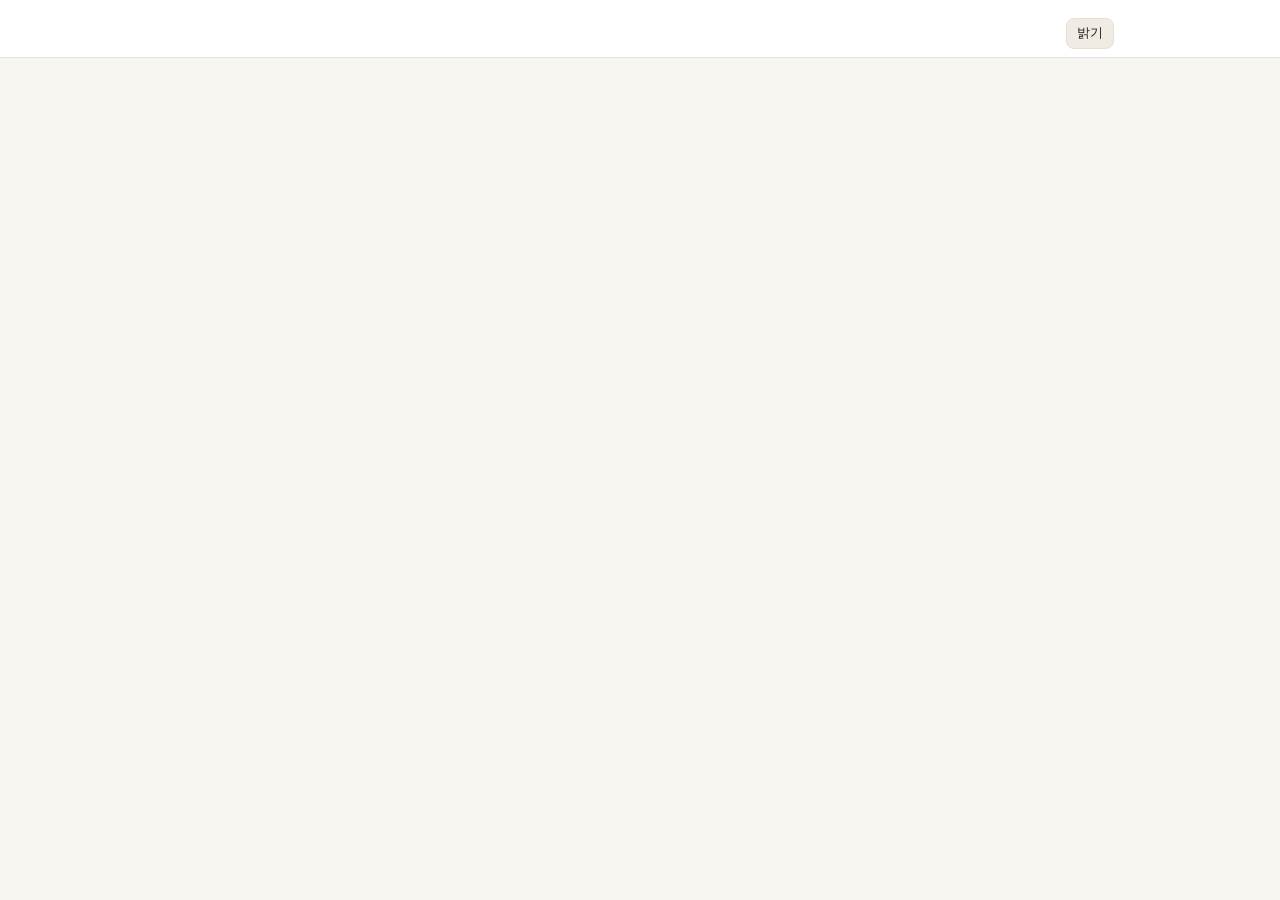
<file: .agents/skills/light-portal/templates/portal.html>
<!doctype html>
<html lang="ko">
<head>
<meta charset="utf-8">
<meta name="viewport" content="width=device-width, initial-scale=1">
<title>__TITLE__</title>
<style>
:root {
  --bg: #f7f5f0; --panel: #ffffff; --ink: #22201c; --muted: #6a645b; --line: #e6e1d6; --soft: #f0ece3;
  --accent: #c2572f; --accent-ink: #ffffff; --accent-soft: #f8e3d9;
  --ok: #2f7a4b; --ok-soft: #e0f0e5; --warn: #9a6400; --warn-soft: #f8ecd2; --bad: #b0352b; --bad-soft: #f8e1de;
  --user: #6c3fa0; --user-soft: #efe6f8; --ai: #23657a; --ai-soft: #dff0f4;
  --mono: ui-monospace, SFMono-Regular, Menlo, Consolas, monospace;
  --sans: -apple-system, BlinkMacSystemFont, "Segoe UI", "Apple SD Gothic Neo", "Malgun Gothic", "Noto Sans KR", sans-serif;
  color-scheme: light;
}
@media (prefers-color-scheme: dark) {
  :root:not([data-theme="light"]) {
    --bg: #171513; --panel: #211e1b; --ink: #ece7df; --muted: #a39b8f; --line: #36312b; --soft: #2a2622;
    --accent: #f08a5d; --accent-ink: #1d120c; --accent-soft: #3a261c;
    --ok: #7cc795; --ok-soft: #1f3327; --warn: #e2b55c; --warn-soft: #382d17; --bad: #f08b80; --bad-soft: #3a2220;
    --user: #c9a3f0; --user-soft: #30253d; --ai: #7fc6da; --ai-soft: #1c3138; color-scheme: dark;
  }
}
:root[data-theme="dark"] {
  --bg: #171513; --panel: #211e1b; --ink: #ece7df; --muted: #a39b8f; --line: #36312b; --soft: #2a2622;
  --accent: #f08a5d; --accent-ink: #1d120c; --accent-soft: #3a261c;
  --ok: #7cc795; --ok-soft: #1f3327; --warn: #e2b55c; --warn-soft: #382d17; --bad: #f08b80; --bad-soft: #3a2220;
  --user: #c9a3f0; --user-soft: #30253d; --ai: #7fc6da; --ai-soft: #1c3138; color-scheme: dark;
}
* { box-sizing: border-box; }
html, body { margin: 0; }
body { background: var(--bg); color: var(--ink); font: 16px/1.6 var(--sans); }
a { color: var(--accent); }
.wrap { max-width: 980px; margin: 0 auto; padding-left: 16px; padding-right: 16px; }
header { background: var(--panel); border-bottom: 1px solid var(--line); }
.top { display: flex; flex-wrap: wrap; align-items: baseline; gap: 4px 14px; padding: 18px 0 8px; }
.top h1 { font-size: 21px; margin: 0; }
.meta { color: var(--muted); font-size: 13px; }
.theme { margin-left: auto; border: 1px solid var(--line); background: var(--soft); color: var(--ink); border-radius: 8px; padding: 4px 10px; font: inherit; font-size: 13px; cursor: pointer; }
nav { display: flex; overflow-x: auto; scrollbar-width: none; }
nav::-webkit-scrollbar { display: none; }
nav a { padding: 10px 14px; text-decoration: none; color: var(--muted); border-bottom: 2px solid transparent; white-space: nowrap; font-weight: 500; }
nav a[aria-current="page"] { color: var(--ink); border-bottom-color: var(--accent); }
main.wrap { padding-top: 22px; padding-bottom: 40px; }
h2 { font-size: 17px; margin: 24px 0 10px; }
h2:first-child { margin-top: 0; }
.card { background: var(--panel); border: 1px solid var(--line); border-radius: 14px; padding: 16px 20px; min-width: 0; overflow-wrap: anywhere; }
.card + .card { margin-top: 12px; }
.grid .card + .card { margin-top: 0; }
.grid { display: grid; gap: 12px; grid-template-columns: repeat(auto-fit, minmax(150px, 1fr)); margin-bottom: 16px; }
.stat .v { font-size: 24px; font-weight: 650; } .stat .k { color: var(--muted); font-size: 13px; }
.pill { display: inline-block; font-size: 12px; line-height: 1; padding: 4px 8px; border-radius: 999px; background: var(--soft); color: var(--muted); white-space: nowrap; font-weight: 600; }
.pill.user { background: var(--user-soft); color: var(--user); } .pill.ai { background: var(--ai-soft); color: var(--ai); }
.pill.ok { background: var(--ok-soft); color: var(--ok); } .pill.warn { background: var(--warn-soft); color: var(--warn); } .pill.bad { background: var(--bad-soft); color: var(--bad); }
.list { display: flex; flex-direction: column; gap: 8px; }
.row { background: var(--panel); border: 1px solid var(--line); border-radius: 12px; padding: 10px 14px; min-width: 0; overflow-wrap: anywhere; }
.row .h { display: flex; flex-wrap: wrap; gap: 6px 10px; align-items: center; }
.row .t { font-weight: 600; } .row .s { color: var(--muted); font-size: 13px; }
details.row > summary { list-style: none; cursor: pointer; }
details.row > summary::-webkit-details-marker { display: none; }
details.row > summary .t::after { content: " ▾"; color: var(--muted); font-weight: 400; font-size: 12px; }
details.row[open] > summary .t::after { content: " ▴"; }
details.row:hover { border-color: var(--accent); }
.quote { border-left: 3px solid var(--user); background: var(--user-soft); padding: 4px 10px; border-radius: 0 8px 8px 0; margin-top: 6px; }
.empty { color: var(--muted); padding: 18px; text-align: center; background: var(--panel); border: 1px dashed var(--line); border-radius: 12px; }
.tbl { overflow-x: auto; margin: 10px 0; border: 1px solid var(--line); border-radius: 10px; }
table { border-collapse: collapse; width: 100%; font-size: 14px; }
th, td { text-align: left; padding: 8px 12px; border-bottom: 1px solid var(--line); vertical-align: top; }
th { background: var(--soft); color: var(--muted); font-size: 12px; white-space: nowrap; }
tr:last-child td { border-bottom: 0; }
code { font-family: var(--mono); font-size: 13px; background: var(--soft); padding: 1px 5px; border-radius: 5px; }
pre { background: var(--soft); border-radius: 8px; padding: 10px 12px; overflow-x: auto; font: 13px/1.5 var(--mono); }
.doc h1 { font-size: 20px; margin-top: 0; } .doc h2 { font-size: 17px; } .doc h3 { font-size: 15px; }
.doc blockquote, .doc .note { color: var(--muted); border-left: 3px solid var(--line); margin: 8px 0; padding: 2px 12px; }
.filters { display: flex; flex-wrap: wrap; gap: 8px; margin-bottom: 12px; }
.chip { border: 1px solid var(--line); background: var(--panel); color: var(--ink); border-radius: 999px; padding: 5px 12px; font: inherit; font-size: 13px; cursor: pointer; }
.chip[aria-pressed="true"] { background: var(--accent); border-color: var(--accent); color: var(--accent-ink); }
select { font: inherit; font-size: 14px; padding: 5px 10px; border-radius: 8px; border: 1px solid var(--line); background: var(--panel); color: var(--ink); }
.when { font-family: var(--mono); font-size: 12px; color: var(--muted); white-space: nowrap; }
ul.cols { list-style: none; margin: 10px 0 0; padding: 0; border-top: 1px solid var(--line); }
ul.cols li { display: flex; flex-wrap: wrap; align-items: baseline; gap: 2px 10px; padding: 7px 2px; border-bottom: 1px solid var(--line); }
ul.cols li:last-child { border-bottom: 0; }
ul.cols .n { font-weight: 600; min-width: 6em; } ul.cols .d { color: var(--muted); font-size: 14px; }
footer.wrap { color: var(--muted); font-size: 12px; padding-bottom: 32px; overflow-wrap: anywhere; }
/* 한눈에 -- 기능 → 파일 → 표 그림 */
.dia { overflow-x: auto; background: var(--panel); border: 1px solid var(--line); border-radius: 14px; padding: 6px 0; }
.dia svg { display: block; font-family: var(--sans); }
.dia .col { fill: var(--muted); font-size: 12px; font-weight: 600; }
.dia .nd rect { fill: var(--soft); stroke: var(--line); }
.dia .nd.f rect { fill: var(--panel); stroke: var(--accent); }
.dia .nd.sh rect { stroke-dasharray: 4 3; }
.dia .nd.t rect { fill: var(--ai-soft); stroke: var(--ai); }
.dia .nd.miss rect { stroke: var(--bad); }
.dia .nd text { fill: var(--ink); font-size: 13px; }
.dia .nd text.s { fill: var(--muted); font-size: 11px; }
.dia path { fill: none; stroke: var(--muted); stroke-opacity: .55; stroke-width: 1.3; }
.dia path.t { stroke: var(--ai); }
</style>
</head>
<body>
<header><div class="wrap">
  <div class="top"><h1 id="title"></h1><span class="meta" id="meta"></span>
    <button class="theme" id="theme" type="button" aria-label="화면 밝기 바꾸기">밝기</button></div>
  <nav id="nav" aria-label="기록 메뉴"></nav>
</div></header>
<main class="wrap" id="main"></main>
<footer class="wrap" id="foot"></footer>
<script type="application/json" id="data">__DATA__</script>
<script>
(function () {
  "use strict";
  var D = JSON.parse(document.getElementById("data").textContent), N = D.notes;
  var $ = function (id) { return document.getElementById(id); };
  function esc(s) { return String(s == null ? "" : s).replace(/[&<>"']/g, function (c) { return {"&": "&amp;", "<": "&lt;", ">": "&gt;", '"': "&quot;", "'": "&#39;"}[c]; }); }
  function pill(t, c) { return '<span class="pill ' + (c || "") + '">' + esc(t) + "</span>"; }
  function empty(s) { return '<div class="empty">' + esc(s) + "</div>"; }
  function stripComments(s) { return String(s || "").replace(/<!--[\s\S]*?-->/g, ""); }

  $("title").textContent = D.project;
  $("meta").textContent = "만든 시각 " + D.generated_at.slice(0, 16).replace("T", " ");
  $("foot").textContent = "이 페이지는 " + D.folder + " 의 dev-notes 기록과 저장 목록으로 만든 파일입니다. 내 컴퓨터에서만 열립니다. 저장할 때마다 새로 만들어집니다.";
  var root = document.documentElement;
  try { var th = localStorage.getItem("light-portal-theme"); if (th) root.setAttribute("data-theme", th); } catch (e) {}
  $("theme").onclick = function () {
    var dark = root.getAttribute("data-theme") ? root.getAttribute("data-theme") === "dark" : matchMedia("(prefers-color-scheme: dark)").matches;
    root.setAttribute("data-theme", dark ? "light" : "dark");
    try { localStorage.setItem("light-portal-theme", root.getAttribute("data-theme")); } catch (e) {}
  };

  function inline(s) {
    s = esc(s);
    s = s.replace(/`([^`]+)`/g, "<code>$1</code>").replace(/\*\*([^*]+)\*\*/g, "<strong>$1</strong>");
    return s.replace(/\[([^\]]+)\]\((https?:[^)\s]+|[^):\s]+)\)/g, '<a href="$2">$1</a>');   // javascript: 같은 주소는 링크로 만들지 않는다
  }
  function md(src) {
    var lines = stripComments(src).replace(/\r/g, "").split("\n"), out = [], i = 0;
    while (i < lines.length) {
      var l = lines[i];
      if (/^```/.test(l)) { var b = []; i++; while (i < lines.length && !/^```/.test(lines[i])) b.push(lines[i++]); i++; out.push("<pre>" + esc(b.join("\n")) + "</pre>"); continue; }
      var h = /^(#{1,4})\s+(.*)$/.exec(l);
      if (h) { var n = h[1].length; out.push("<h" + n + ">" + inline(h[2]) + "</h" + n + ">"); i++; continue; }
      if (/^\s*\|.*\|\s*$/.test(l) && i + 1 < lines.length && /^\s*\|[\s:|-]+\|\s*$/.test(lines[i + 1])) {
        var cells = function (r) { return r.trim().replace(/^\||\|$/g, "").split("|").map(function (c) { return c.trim(); }); };
        var head = cells(l), rows = []; i += 2;
        while (i < lines.length && /^\s*\|.*\|\s*$/.test(lines[i])) rows.push(cells(lines[i++]));
        out.push('<div class="tbl"><table><thead><tr>' + head.map(function (c) { return "<th>" + inline(c) + "</th>"; }).join("") + "</tr></thead><tbody>" +
          rows.map(function (r) { return "<tr>" + r.map(function (c) { return "<td>" + inline(c) + "</td>"; }).join("") + "</tr>"; }).join("") + "</tbody></table></div>");
        continue;
      }
      if (/^\s*([-*]|\d+\.)\s+/.test(l)) {
        var items = [];
        while (i < lines.length && /^\s*([-*]|\d+\.)\s+/.test(lines[i])) items.push(lines[i++].replace(/^\s*([-*]|\d+\.)\s+/, "").replace(/^\[ \]\s*/, "☐ ").replace(/^\[x\]\s*/i, "☑ "));
        out.push("<ul>" + items.map(function (x) { return "<li>" + inline(x) + "</li>"; }).join("") + "</ul>"); continue;
      }
      if (/^>\s?/.test(l)) { var q = []; while (i < lines.length && /^>\s?/.test(lines[i])) q.push(lines[i++].replace(/^>\s?/, "")); out.push('<div class="note">' + inline(q.join(" ")) + "</div>"); continue; }
      if (!l.trim()) { i++; continue; }
      var p = []; while (i < lines.length && lines[i].trim() && !/^(#{1,4}\s|```|\s*([-*]|\d+\.)\s|>|\s*\|)/.test(lines[i])) p.push(lines[i++]);
      if (!p.length) p.push(lines[i++]);
      out.push("<p>" + inline(p.join(" ")) + "</p>");
    }
    return out.join("\n");
  }
  function doc(name, hint) { return N[name] ? '<div class="card doc">' + md(N[name]) + "</div>" : empty(hint); }

  // "- 날짜 시각 · 단계 · 무엇을 · 결과 · 누가"
  function logRows(text) {
    var rows = [];
    stripComments(text).split("\n").forEach(function (l) {
      var m = /^-\s+(\d{4}-\d{2}-\d{2}(?:\s+\d{1,2}:\d{2})?)\s+·\s+(.+)$/.exec(l.trim());
      if (!m) return;
      var p = m[2].split(/\s+·\s+/);
      // 새 형식: 단계 · 기능 · 무엇을 · 결과 · 누가 / 예전(0.6.0): 단계 · 무엇을 · 결과 · 누가
      var r = p.length >= 5 ? { step: p[0], feature: p[1], what: p[2], result: p[3], who: p[4] }
                            : { step: p[0] || "", feature: "", what: p[1] || "", result: p[2] || "", who: p[3] || "" };
      r.when = m[1];
      rows.push(r);
    });
    return rows;
  }
  // "- 날짜 [사용자] 무엇 -- "원문"" / "- 날짜 [AI] 무엇 -- 이유 (다른 안: …)" / 예전 형식 "- 날짜: 무엇 -- 이유"
  function decisionRows(text) {
    var rows = [];
    stripComments(text).split("\n").forEach(function (l) {
      var m = /^-\s+(\d{4}-\d{2}-\d{2}):?\s+(?:\[(사용자|AI)\]\s+)?(.+)$/.exec(l.trim());
      if (!m) return;
      var body = m[3], i = body.indexOf(" -- ");
      rows.push({ when: m[1], who: m[2] || "", what: i >= 0 ? body.slice(0, i) : body, why: i >= 0 ? body.slice(i + 4) : "" });
    });
    return rows;
  }
  var FLOG = {}; (D.feature_logs || []).forEach(function (x) { FLOG[x.feature + "/" + x.date] = x; });
  D.feature_logs = D.feature_logs || [];
  function folder(name) { return String(name).trim().replace(/\s+/g, "-"); }
  var STEPC = { "기획": "ai", "만들기": "", "확인": "warn", "운영": "", "평가": "user" };
  function resultPill(r) { return r ? pill(r, /실패|안 됨|문제|오류/.test(r) ? "bad" : /못|기다|대기|중/.test(r) ? "warn" : /완료|통과|확인|저장|해결|ok/i.test(r) ? "ok" : "") : ""; }
  function whoPill(w) { return w ? pill(w, /사용자|나/.test(w) ? "user" : "ai") : ""; }

  // 데이터 (짝 스킬 data-light 의 정본 data/model.light.json -- 구조만)
  var TYPE = { id: "자동 번호", ref: "다른 표를 가리킴", text: "짧은 글", long_text: "긴 글", int: "정수", number: "숫자",
               money: "금액", bool: "예/아니오", date: "날짜", datetime: "날짜+시각", owner: "만든 사람 (로그인 계정)" };
  var ACCESS = { members: "로그인한 사람 모두", own: "만든 사람만", read: "누구나 읽기만" };
  var word = function (map, k) { return Object.prototype.hasOwnProperty.call(map, k) ? map[k] : String(k); };
  var accessWord = function (a) {   // 한 값 또는 [읽기, 쓰기] 두 개 목록 (게시판 ["read", "own"])
    if (!Array.isArray(a)) return word(ACCESS, a);
    return a.length === 2 ? "읽기 " + word({ read: "누구나", members: "로그인한 사람 모두", own: "만든 사람만" }, a[0]) +
      " · 쓰기 " + word({ read: "누구나", members: "로그인한 사람 모두", own: "만든 사람만" }, a[1]) : a.map(function (x) { return word(ACCESS, x); }).join(" · ");
  };
  var KIND = { design: "설계까지", load: "파일 넣기", manage: "데이터 관리", analyze: "분석" };
  var SIGNUP = { closed: "새 가입을 끈 사이트 (정해진 사람끼리) -- Supabase 의 새 가입·익명 로그인이 실제로 꺼져 있어야 합니다",
                 open: "누구나 가입하는 사이트" };
  var DEL = { keep: "가리키는 행이 있으면 못 지움", "delete": "같이 지워짐", clear: "비워짐" };
  var PI = { name: "이름", phone: "전화번호", email: "이메일", address: "주소", birth: "생년월일", id_number: "고유번호",
             account: "계좌", health: "건강", photo: "사진", location: "위치", other: "기타" };
  function usedBy() {     // FEATURES.md 의 "## 데이터 (표)" 절: | 표 | 이름표 | 쓰는 기능 |
    var m = /\n##\s*데이터[^\n]*\n([\s\S]*?)(?=\n##\s|$)/.exec("\n" + stripComments(N.FEATURES || "")), out = Object.create(null);
    if (!m) return out;
    m[1].split("\n").forEach(function (l) {
      if (!/^\s*\|/.test(l) || /^\s*\|[\s:|-]+\|\s*$/.test(l) || /\(예\)/.test(l)) return;
      var c = l.trim().replace(/^\||\|$/g, "").split("|").map(function (x) { return x.trim(); });
      if (c[0] && c[0] !== "표" && c.length >= 3) out[c[0].replace(/`/g, "")] = c[2];
    });
    return out;
  }
  function cut(s, n) { s = String(s == null ? "" : s); var w = 0, out = ""; for (var i = 0; i < s.length; i++) { var ch = s.charAt(i);
    w += /[\u1100-\u11ff\u3130-\u318f\uac00-\ud7af]/.test(ch) ? 1 : 0.55; if (w > n) return out + "…"; out += ch; } return out; }
  function mapView() {      // 내 시스템 한눈에 -- 기능 지도(FEATURES.md) · 데이터 정본 · 프로젝트 파일에서 (AI 가 그린 그림이 아니다)
    var M = D.map || {}, h = "";
    var feats = M.features || [], parts = M.parts || [], tl = M.tools || [], tabs = M.tables || [];
    h += '<p class="s">문제가 생기면 코드 전체를 훑지 않고 여기서 고칠 곳부터 찾습니다 -- 기능 → 쓰는 파일 → 표. AI 는 ' +
      "<code>python .claude/skills/light-portal/portal_tool.py where \"오류 글·화면 이름\"</code> 로 같은 것을 찾습니다.</p>";
    if (!feats.length && (M.works || []).length) {      // 기능이 아직 없으면 데이터 설계의 하는 일 → 표
      var W2 = 230, G2 = 90, H2 = 34, V2 = 10, tl2 = [], tix = {};
      M.works.forEach(function (w) { w.uses.forEach(function (t) { if (!(t in tix)) { tix[t] = tl2.length; tl2.push(t); } }); });
      var y2 = function (i) { return 34 + i * (H2 + V2); }, hg = 44 + Math.max(M.works.length, tl2.length) * (H2 + V2);
      var lab = {}; (D.data && D.data.tables || []).forEach(function (t) { lab[t.name] = t.label; });
      var sv = '<svg width="' + (16 + 2 * W2 + G2 + 16) + '" height="' + hg + '" role="img" aria-label="하는 일 → 표"><text class="col" x="16" y="20">하는 일 (데이터 설계)</text>' +
        '<text class="col" x="' + (16 + W2 + G2) + '" y="20">표</text>';
      M.works.forEach(function (w, i) { w.uses.forEach(function (t) { var x1 = 16 + W2, x2 = 16 + W2 + G2, a = y2(i) + H2 / 2, b = y2(tix[t]) + H2 / 2, m = (x1 + x2) / 2;
        sv += '<path class="t" d="M' + x1 + "," + a + " C" + m + "," + a + " " + m + "," + b + " " + x2 + "," + b + '"/>'; }); });
      M.works.forEach(function (w, i) { sv += '<g class="nd f"><rect x="16" y="' + y2(i) + '" width="' + W2 + '" height="' + H2 + '" rx="8"/><text x="26" y="' + (y2(i) + 21) + '">' + esc(cut(w.name, 19)) + "</text></g>"; });
      tl2.forEach(function (t, i) { sv += '<g class="nd t"><rect x="' + (16 + W2 + G2) + '" y="' + y2(i) + '" width="' + W2 + '" height="' + H2 + '" rx="8"/><text x="' + (26 + W2 + G2) + '" y="' + (y2(i) + 21) + '">' +
        esc(cut((lab[t] ? lab[t] + " · " : "") + t, 22)) + "</text></g>"; });
      h += "<h2>하는 일 → 표 <span class=\"s\">-- 아직 기능(화면)이 없어 데이터 설계의 하는 일로</span></h2>" + '<div class="dia">' + sv + "</svg></div>";
    } else if (!feats.length && !parts.length) h += empty("기능 지도(FEATURES.md)에 아직 기능이 없습니다 -- 첫 기능을 만들면 AI 가 채웁니다");
    if (feats.length) {
      var files = [], fileIx = {}, shared = {};
      (M.shared || []).forEach(function (f) { shared[f] = 1; });
      feats.forEach(function (f) { f.files.forEach(function (x) { if (!(x in fileIx)) { fileIx[x] = files.length; files.push(x); } }); });
      (M.shared || []).forEach(function (x) { if (!(x in fileIx)) { fileIx[x] = files.length; files.push(x); } });
      var tnames = tabs.filter(function (t) { return feats.some(function (f) { return t.features.indexOf(f.name) >= 0; }); });
      var W = 210, G = 90, H = 34, V = 10, X = [16, 16 + W + G, 16 + 2 * (W + G)];
      var rows = Math.max(feats.length, files.length, tnames.length), hgt = 40 + rows * (H + V) + 10;
      var y = function (i) { return 34 + i * (H + V); };
      var miss = {}; (M.missing || []).forEach(function (f) { miss[f] = 1; });
      var svg = '<svg width="' + (X[2] + W + 16) + '" height="' + hgt + '" viewBox="0 0 ' + (X[2] + W + 16) + " " + hgt + '" role="img" aria-label="기능 → 파일 → 표">' +
        '<text class="col" x="' + X[0] + '" y="20">기능</text><text class="col" x="' + X[1] + '" y="20">쓰는 파일</text>' + (tnames.length ? '<text class="col" x="' + X[2] + '" y="20">표 (데이터)</text>' : "");
      var curve = function (x1, y1, x2, y2, c) { var m = (x1 + x2) / 2; return '<path class="' + (c || "") + '" d="M' + x1 + "," + y1 + " C" + m + "," + y1 + " " + m + "," + y2 + " " + x2 + "," + y2 + '"/>'; };
      feats.forEach(function (f, i) {
        f.files.forEach(function (x) { svg += curve(X[0] + W, y(i) + H / 2, X[1], y(fileIx[x]) + H / 2); });
        tnames.forEach(function (t, k) { if (t.features.indexOf(f.name) >= 0) svg += curve(X[0] + W, y(i) + H / 2, X[2], y(k) + H / 2, "t"); });
      });
      feats.forEach(function (f, i) { svg += '<g class="nd f"><rect x="' + X[0] + '" y="' + y(i) + '" width="' + W + '" height="' + H + '" rx="8"/><text x="' + (X[0] + 10) + '" y="' + (y(i) + 21) + '">' +
        esc(cut((f.state ? f.state.split(" ")[0] + " " : "") + f.name, 17)) + "</text><title>" + esc(f.name + " · " + f.state) + "</title></g>"; });
      files.forEach(function (x, i) { svg += '<g class="nd' + (shared[x] ? " sh" : "") + (miss[x] ? " miss" : "") + '"><rect x="' + X[1] + '" y="' + y(i) + '" width="' + W + '" height="' + H + '" rx="8"/><text x="' + (X[1] + 10) +
        '" y="' + (y(i) + 21) + '">' + esc(cut(x, 24)) + (shared[x] ? ' <tspan class="s">함께</tspan>' : "") + "</text><title>" + esc(x + (miss[x] ? " -- 파일이 없다" : "")) + "</title></g>"; });
      tnames.forEach(function (t, k) { svg += '<g class="nd t"><rect x="' + X[2] + '" y="' + y(k) + '" width="' + W + '" height="' + H + '" rx="8"/><text x="' + (X[2] + 10) + '" y="' + (y(k) + 21) + '">' +
        esc(cut((t.label || t.name) + " · " + t.name, 22)) + "</text></g>"; });
      h += "<h2>기능 → 쓰는 파일 → 표</h2>" + '<div class="dia">' + svg + "</svg></div>" +
        '<p class="s">점선 = 여러 기능이 함께 쓰는 파일 (고치면 모든 기능을 점검) · 빨간 테두리 = 기능 지도에는 있는데 파일이 없다</p>';
    }
    h += "<h2>구성 -- 어디서 돌고 무엇을 쓰나</h2>";
    h += parts.length ? '<div class="tbl"><table><thead><tr><th>부분</th><th>무엇으로</th><th>어디서</th><th>파일·설정</th></tr></thead><tbody>' +
      parts.map(function (p) { return "<tr><td style=\"white-space:nowrap\"><strong>" + esc(p.part) + "</strong></td><td>" + esc(p.what) + "</td><td>" + esc(p.where) + "</td><td>" +
        p.files.map(function (f) { return "<code>" + esc(f) + "</code>"; }).join(" ") + "</td></tr>"; }).join("") + "</tbody></table></div>"
      : empty("FEATURES.md 의 '구성' 절이 비어 있습니다 -- AI 가 프로젝트를 보고 채웁니다 (화면 · 저장 · 올리는 곳)");
    h += "<h2>쓰는 도구와 버전 <span class=\"s\">-- 파일에서 직접 읽음</span></h2>";
    h += tl.length ? '<div class="tbl"><table><thead><tr><th>도구</th><th>버전</th><th>어디에 적혀 있나</th></tr></thead><tbody>' +
      tl.map(function (t) { return "<tr><td>" + esc(t.name) + "</td><td><code>" + esc(t.version) + "</code></td><td>" + esc(t.file) + "</td></tr>"; }).join("") + "</tbody></table></div>"
      : empty("package.json · requirements.txt · .python-version 같은 파일이 없습니다 (HTML·자바스크립트만 쓰는 사이트는 없어도 됩니다)");
    if ((M.unlisted || []).length || (M.missing || []).length) {
      h += "<h2>기능 지도와 맞지 않는 것</h2>";
      if (M.unlisted.length) h += '<div class="row"><div class="h">' + pill("지도에 없는 파일 " + M.unlisted.length + "개", "warn") + '</div><div class="s">' + M.unlisted.map(function (f) { return "<code>" + esc(f) + "</code>"; }).join(" ") +
        " -- 어느 기능의 파일인지 FEATURES.md 에 적습니다 (그래야 문제가 났을 때 찾습니다)</div></div>";
      if (M.missing.length) h += '<div class="row"><div class="h">' + pill("지도에는 있는데 없는 파일 " + M.missing.length + "개", "bad") + '</div><div class="s">' + M.missing.map(function (f) { return "<code>" + esc(f) + "</code>"; }).join(" ") +
        " -- 이름이 바뀌었거나 지웠으면 FEATURES.md 를 고칩니다</div></div>";
    }
    return h;
  }
  function dataView() {
    var d = D.data;
    if (d.error) return empty(d.error + " (" + d.file + ")");
    var used = usedBy(), byName = Object.create(null);
    d.tables = (d.tables || []).filter(function (t) { return t && typeof t === "object"; });
    d.tables.forEach(function (t) { t.columns = Array.isArray(t.columns) ? t.columns : []; });
    d.tables.forEach(function (t) { byName[t.name] = t; });
    var lab = function (n) { return byName[n] && byName[n].label ? byName[n].label : String(n); };
    var rels = [], pis = 0;
    d.tables.forEach(function (t) {
      if (/^pi_/.test(t.name)) pis++;
      t.columns.forEach(function (c) { if (c.type === "ref" && c.ref) rels.push({ from: t, col: c }); });
    });
    var links = Object.keys(d.links || {}).map(function (k) {
      return '<a href="' + esc(d.links[k]) + '">' + esc({ "book.html": "데이터 설명서 (book.html)", "erd.md": "관계 그림 (erd.md)", "spec.md": "정의서 (spec.md)", "schema.sql": "만드는 SQL (schema.sql)" }[k] || k) + "</a>";
    }).join(" · ");
    var h = '<div class="grid">' +
      '<div class="card stat"><div class="v">' + d.tables.length + '</div><div class="k">표</div></div>' +
      '<div class="card stat"><div class="v">' + rels.length + '</div><div class="k">표 사이 연결</div></div>' +
      '<div class="card stat"><div class="v">' + pis + '</div><div class="k">개인정보 표 (pi_)</div></div>' +
      '<div class="card stat"><div class="v" style="font-size:20px">' + esc(d.db === "postgresql" ? "Supabase" : "SQLite") + '</div><div class="k">' +
        esc(d.db === "postgresql" ? "DB (PostgreSQL)" : "DB (파일 하나)") + "</div></div></div>" +
      '<div class="card" style="margin-bottom:12px"><span class="s" style="color:var(--muted)">설계 원본 <code>' + esc(d.file) + "</code> -- 짝 스킬 data-light 가 만들고 고칩니다. " +
      "사람 정보(이름·연락처 등)는 <code>pi_</code> 로 시작하는 표에 따로 둡니다.</span>" + (links ? "<div>" + links + "</div>" : "") +
      '<div class="s" style="margin-top:6px">만드는 것: ' + (d.product && d.product.kinds.length
        ? esc(d.product.kinds.map(function (k) { return word(KIND, k); }).join(" · ") +
              (d.product.main && d.product.kinds.length > 1 ? " (주 목적: " + word(KIND, d.product.main) + ")" : "")) +
          (d.product.said ? ' <span style="color:var(--muted)">-- 사용자 말: "' + esc(d.product.said) + '"</span>' : "")
        : "정하지 않음 -- 정본에 product 가 없으면 데이터 검사(verify)가 통과하지 않습니다") + "</div>" +
      (d.db === "postgresql" ? '<div class="s" style="margin-top:6px">누가 볼 수 있나: ' +
        esc(d.signup ? word(SIGNUP, d.signup) : d.tables.some(function (t) { return t.access; }) ? "새 가입은 정하지 않음 (표마다 아래 '쓰는 사람')"
            : "아직 정하지 않음 -- 정본에 signup·access 를 적기 전에는 공개용 키로 아무 표도 못 씁니다") + "</div>" : "") +
      ((d.outside || []).length ? '<div class="s" style="margin-top:6px">정본 밖에 둔 표 (검사하지 않음): ' + esc(d.outside.join(", ")) + "</div>" : "") +
      "</div>";
    if ((d.goals || []).length || (d.not_doing || []).length) h += "<h2>성공 기준 -- 이 데이터로 할 수 있어야 하는 것</h2>" + '<div class="list">' +
      (d.goals || []).map(function (g, i) {
        return '<details class="row"><summary><div class="h">' + pill("기준 " + (i + 1), "ok") + '<span class="t">' + esc(g.say) + "</span></div></summary>" +
          (g.sql ? '<pre style="white-space:pre-wrap">' + esc(g.sql) + "</pre>" : "") + "</details>";
      }).join("") +
      ((d.not_doing || []).length ? '<div class="row"><div class="h">' + pill("이번엔 안 함", "") + '<span class="t">' + esc(d.not_doing.join(", ")) + "</span></div></div>" : "") +
      '</div><p class="s" style="color:var(--muted)">확인은 <code>datalight.py verify</code> 가 샘플 데이터로 실제로 돌려 봅니다.</p>';
    var works = Array.isArray(d.works) ? d.works : [];
    var OPK = { C: "만들기", R: "읽기", U: "고치기", D: "지우기" };
    var ops = function (s) { return ["C", "R", "U", "D"].filter(function (o) { return String(s).toUpperCase().indexOf(o) >= 0; }).map(function (o) { return OPK[o]; }).join("·"); };
    if (works.length) h += "<h2>하는 일 -- 누가 · 어느 화면에서 · 어느 표를</h2>" + '<div class="list">' + works.map(function (w) {
      return '<div class="row"><div class="h"><span class="t">' + esc(w.name) + "</span>" + (w.who ? '<span class="s">' + esc(w.who) + "</span>" : "") +
        (w.screen.length ? '<span class="s">화면: ' + esc(w.screen.join(", ")) + "</span>" : "") + "</div>" +
        (w.say ? '<div class="s">' + esc(w.say) + "</div>" : "") +
        '<div class="s">' + Object.keys(w.uses).map(function (t) { return esc(lab(t)) + " " + esc(ops(w.uses[t])); }).join(" · ") + "</div></div>";
    }).join("") + "</div>";
    if (rels.length) h += "<h2>표 사이 연결</h2>" + '<div class="list">' + rels.map(function (r) {
      return '<div class="row"><div class="h"><span class="t">' + esc(lab(r.from.name)) + " → " + esc(lab(r.col.ref)) + "</span>" +
        '<span class="s">' + esc(r.col.label || r.col.name) + (r.col.key ? " · 짝" : "") + " · 지우면: " + esc(DEL[r.col.on_delete || "keep"] || r.col.on_delete) + "</span></div></div>";
    }).join("") + "</div>";
    h += "<h2>표</h2>" + '<div class="list">' + d.tables.map(function (t) {
      var pi = /^pi_/.test(t.name);
      var rows = t.columns.map(function (c) {
        var etc = [TYPE[c.type] || c.type || ""];
        if (c.required || c.type === "id") etc.push("필수");
        if (c.unique) etc.push("같은 값 금지");
        if (Array.isArray(c.choices)) etc.push("고르기: " + c.choices.join(", "));
        if (c.ref) etc.push("→ " + lab(c.ref));
        if (c.key) etc.push("키");
        if (c.personal) etc.push("개인정보" + (c.personal === true ? "" : " (" + (PI[c.personal] || c.personal) + ")"));
        if (c.about) etc.push(c.about);
        return '<li><span class="n">' + esc(c.label || c.name) + "</span><code>" + esc(c.name) + '</code><span class="d">' + esc(etc.filter(Boolean).join(" · ")) + "</span></li>";
      }).join("");
      (Array.isArray(t.unique) ? t.unique : []).forEach(function (u) {
        if (!Array.isArray(u)) return;
        var labs = u.map(function (n) { var c = t.columns.filter(function (x) { return x.name === n; })[0]; return c && c.label ? c.label : String(n); });
        rows += '<li><span class="n">묶음 중복 금지</span><span class="d">' + esc(labs.join(" + ")) + " 이 같은 행은 한 번만</span></li>";
      });
      if (t.timestamps) rows += '<li><span class="d">+ 만든 때·고친 때 (자동으로 기록)</span></li>';
      return '<details class="row"><summary><div class="h">' + (pi ? pill("개인정보", "warn") : "") + '<span class="t">' + esc(t.label || t.name) + "</span>" +
        '<span class="s"><code>' + esc(t.name) + "</code> · 칸 " + t.columns.length + "</span>" +
        (d.db !== "postgresql" ? "" : (Array.isArray(t.access) ? t.access.length : t.access) ? '<span class="s">쓰는 사람: ' + esc(accessWord(t.access)) + "</span>"
                                   : '<span class="s">쓰는 사람: 규칙 없음 (공개용 키로 못 씀)</span>') +
        (used[t.name] ? '<span class="s">쓰는 기능: ' + esc(used[t.name]) + "</span>" : "") + "</div></summary>" +
        (t.about ? '<div class="s" style="margin-top:6px">' + esc(t.about) + "</div>" : "") +
        '<ul class="cols">' + rows + "</ul></details>";
    }).join("") + "</div>";
    return h;
  }

  var VIEWS = {
    now: ["지금", function () {
      var feats = String(N.FEATURES || "").split(/\n##\s/)[0].split("\n").filter(function (l) { return /^\|/.test(l) && !/^\|\s*-/.test(l) && !/기능\s*\|\s*상태/.test(l) && !/\(예\)/.test(l); });
      var count = function (re) { return feats.filter(function (l) { return re.test(l); }).length; };
      var log = logRows(N.LOG || ""), kinds = {};
      D.saves.forEach(function (s) { kinds[s.kind] = (kinds[s.kind] || 0) + 1; });
      return '<div class="grid">' +
        '<div class="card stat"><div class="v">' + feats.length + '</div><div class="k">기능</div></div>' +
        '<div class="card stat"><div class="v">' + count(/✅/) + '</div><div class="k">✅ 동작</div></div>' +
        '<div class="card stat"><div class="v">' + count(/⚠️/) + '</div><div class="k">⚠️ 문제</div></div>' +
        '<div class="card stat"><div class="v">' + D.saves.length + '</div><div class="k">저장</div></div>' +
        '<div class="card stat"><div class="v">' + log.length + '</div><div class="k">작업 기록</div></div>' +
        (D.data && !D.data.error ? '<div class="card stat"><div class="v">' + D.data.tables.length + '</div><div class="k">데이터 표</div></div>' : "") + "</div>" +
        (D.dirty.length ? '<div class="card" style="margin-bottom:12px">' + pill("저장 안 된 변경 " + D.dirty.length + "개", "warn") + ' <span class="s">' + D.dirty.slice(0, 8).map(esc).join(", ") + "</span></div>" : "") +
        doc("NOW", "NOW.md 가 없습니다");
    }],
    map: ["한눈에", function () { return mapView(); }],
    features: ["기능", function () { return doc("FEATURES", "FEATURES.md 가 없습니다"); }],
    data: ["데이터", function () { return dataView(); }],
    decisions: ["결정", function () {
      var rows = decisionRows(N.DECISIONS || "").filter(function (r) { return !/YYYY/.test(r.when); });
      if (!rows.length) return doc("DECISIONS", "결정 기록이 없습니다");
      var f = VIEWS.decisions.f || "all";
      var h = '<div class="filters">' + [["all", "모두"], ["사용자", "사용자가 정함"], ["AI", "AI가 정함"]].map(function (x) {
        return '<button class="chip" data-dec="' + x[0] + '" aria-pressed="' + (f === x[0]) + '">' + x[1] + "</button>"; }).join("") + "</div>";
      return h + '<div class="list">' + rows.filter(function (r) { return f === "all" || r.who === f; }).map(function (r) {
        var quote = /^".*"$/.test(r.why.trim());
        return '<div class="row"><div class="h">' + (r.who ? whoPill(r.who) : pill("기록", "")) + '<span class="t">' + inline(r.what) + '</span><span class="when">' + esc(r.when) + "</span></div>" +
          (r.why ? (quote ? '<div class="quote">' + esc(r.why.trim()) + "</div>" : '<div class="s">' + inline(r.why) + "</div>") : "") + "</div>";
      }).join("") + "</div>";
    }],
    log: ["작업 기록", function () {
      var rows = logRows(N.LOG || "").filter(function (r) { return !/YYYY/.test(r.when); });
      D.archive.forEach(function (a) { rows = rows.concat(logRows(a.text)); });
      if (!rows.length) return empty("작업 기록이 아직 없습니다 -- 단계가 끝날 때마다 dev-notes/LOG.md 에 한 줄씩 쌓입니다");
      var steps = {}, feats = {}; rows.forEach(function (r) { steps[r.step] = 1; if (r.feature) feats[r.feature] = 1; });
      var f = VIEWS.log.f || "all", ff = VIEWS.log.ff || "";
      var h = '<p class="s" style="color:var(--muted)">흐름(한 줄씩)입니다. 줄을 누르면 그 기능·날짜의 목록과 자세히가 열립니다.</p><div class="filters">' +
        ["all"].concat(Object.keys(steps)).map(function (s) {
        return '<button class="chip" data-step="' + esc(s) + '" aria-pressed="' + (f === s) + '">' + esc(s === "all" ? "모두" : s) + "</button>"; }).join("") +
        (Object.keys(feats).length ? '<select id="lfeat" aria-label="기능"><option value="">모든 기능</option>' + Object.keys(feats).sort().map(function (k) {
          return '<option value="' + esc(k) + '"' + (ff === k ? " selected" : "") + ">" + esc(k) + "</option>"; }).join("") + "</select>" : "") + "</div>";
      return h + '<div class="list">' + rows.filter(function (r) { return (f === "all" || r.step === f) && (!ff || r.feature === ff); }).map(function (r) {
        var file = r.feature ? FLOG[folder(r.feature) + "/" + r.when.slice(0, 10)] : null;
        var head = '<div class="h">' + pill(r.step, STEPC[r.step] || "") + (r.feature ? '<span class="s">' + esc(r.feature) + "</span>" : "") +
          '<span class="t">' + inline(r.what) + "</span>" + resultPill(r.result) + whoPill(r.who) + '<span class="when">' + esc(r.when) + "</span></div>";
        return file ? '<details class="row"><summary>' + head + '</summary><div class="doc" style="margin-top:8px">' + md(file.text) + "</div></details>"
                    : '<div class="row">' + head + "</div>";
      }).join("") + "</div>";
    }],
    features_log: ["기능별 기록", function () {
      if (!D.feature_logs.length) return empty("기능별 기록 파일이 아직 없습니다 -- dev-notes/log/<기능>/<날짜>.md");
      var byF = {}; D.feature_logs.forEach(function (x) { (byF[x.feature] = byF[x.feature] || []).push(x); });
      return Object.keys(byF).sort().map(function (k) {
        return "<h2>" + esc(k.replace(/-/g, " ")) + '</h2><div class="list">' + byF[k].map(function (x) {
          var items = (x.text.split("## 자세히")[0].match(/^- #\d+.*$/gm) || []).length;
          return '<details class="row"><summary><div class="h"><span class="t">' + esc(x.date) + '</span><span class="s">목록 ' + items + "줄</span></div></summary>" +
            '<div class="doc" style="margin-top:8px">' + md(x.text) + "</div></details>";
        }).join("") + "</div>";
      }).join("");
    }],
    saves: ["저장", function () {
      if (!D.saves.length) return empty("아직 저장이 없습니다 (git)");
      return '<p class="s" style="color:var(--muted)">되돌아올 수 있는 지점입니다. 되돌리려면 AI 에게 "○○ 때로 되돌려 줘"라고 말하세요 (light-undo).' +
        (D.remote ? "" : " 인터넷 저장소는 연결되어 있지 않습니다.") + '</p><div class="list">' + D.saves.map(function (s) {
        var c = { "기능": "ok", "수정": "ok", "데이터": "ai", "되돌리기": "warn", "중간 저장": "" }[s.kind];
        return '<div class="row"><div class="h">' + (s.kind ? pill(s.kind, c || "") : "") + '<span class="t">' + esc(s.kind ? s.msg.slice(s.kind.length + 1).trim() : s.msg) + "</span>" +
          '<span class="when">' + esc(s.at.slice(0, 16).replace("T", " ")) + " · " + esc(s.hash) + "</span></div></div>";
      }).join("") + "</div>";
    }],
    names: ["이름표", function () { return doc("NAMES", "NAMES.md 가 없습니다"); }]
  };
  if (N.LEARNED) VIEWS.learned = ["배운 것", function () { return doc("LEARNED", ""); }];
  if (!D.data) delete VIEWS.data;

  $("nav").innerHTML = Object.keys(VIEWS).map(function (k) { return '<a href="#' + k + '" data-v="' + k + '">' + VIEWS[k][0] + "</a>"; }).join("") +
    (D.manual ? '<a href="' + esc(D.manual) + '" target="_blank" rel="noopener">사용설명서 ↗</a>' : "");

  function render() {
    var v = location.hash.slice(1); if (!VIEWS[v]) v = "now";
    try { $("main").innerHTML = VIEWS[v][1](); }
    catch (e) { $("main").innerHTML = empty("이 메뉴를 그리지 못했습니다 (" + (e && e.message) + ") -- 기록 파일을 직접 열어 보세요"); }
    Array.prototype.forEach.call(document.querySelectorAll("nav a[data-v]"), function (a) {
      if (a.getAttribute("data-v") === v) a.setAttribute("aria-current", "page"); else a.removeAttribute("aria-current");
    });
    Array.prototype.forEach.call(document.querySelectorAll("[data-dec]"), function (b) { b.onclick = function () { VIEWS.decisions.f = b.getAttribute("data-dec"); render(); }; });
    Array.prototype.forEach.call(document.querySelectorAll("[data-step]"), function (b) { b.onclick = function () { VIEWS.log.f = b.getAttribute("data-step"); render(); }; });
    var lf = document.getElementById("lfeat"); if (lf) lf.onchange = function () { VIEWS.log.ff = lf.value; render(); };
  }
  window.addEventListener("hashchange", function () { render(); window.scrollTo(0, 0); });
  render();
})();
</script>
</body>
</html>
</file>
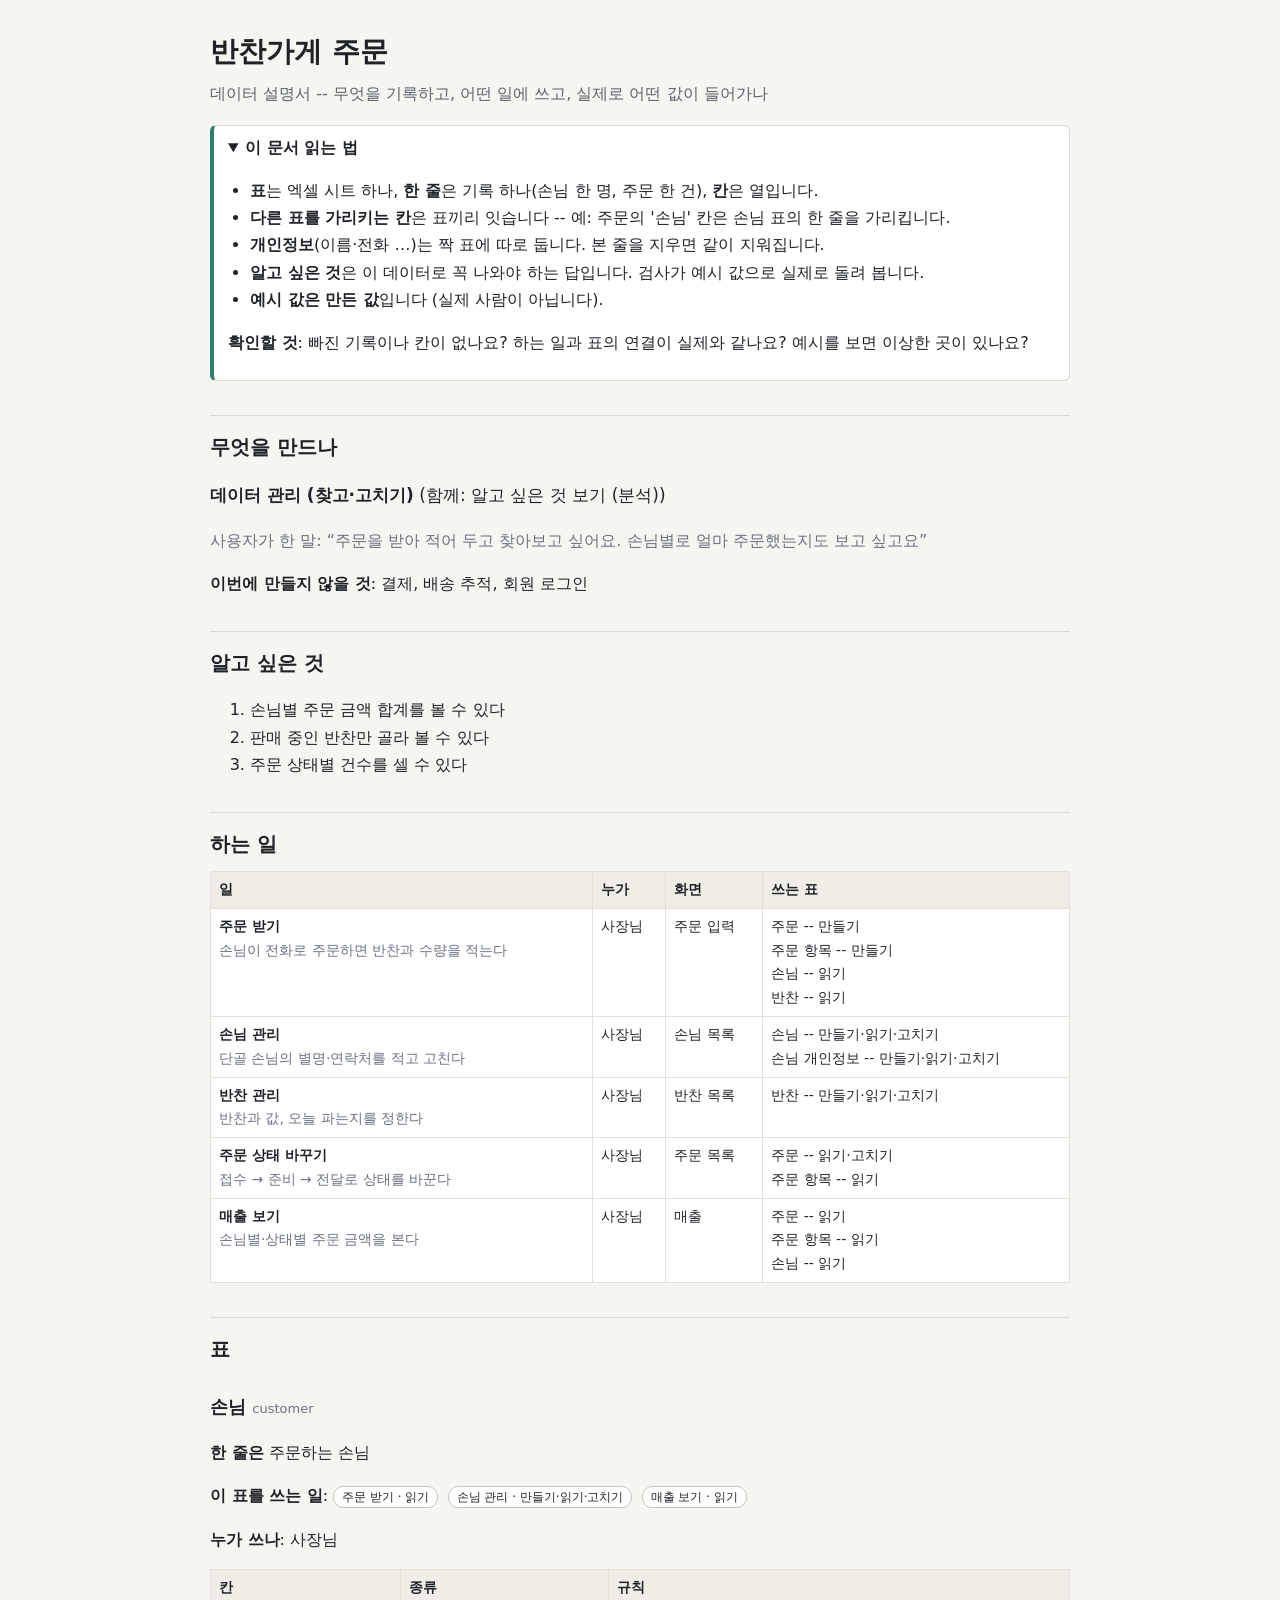
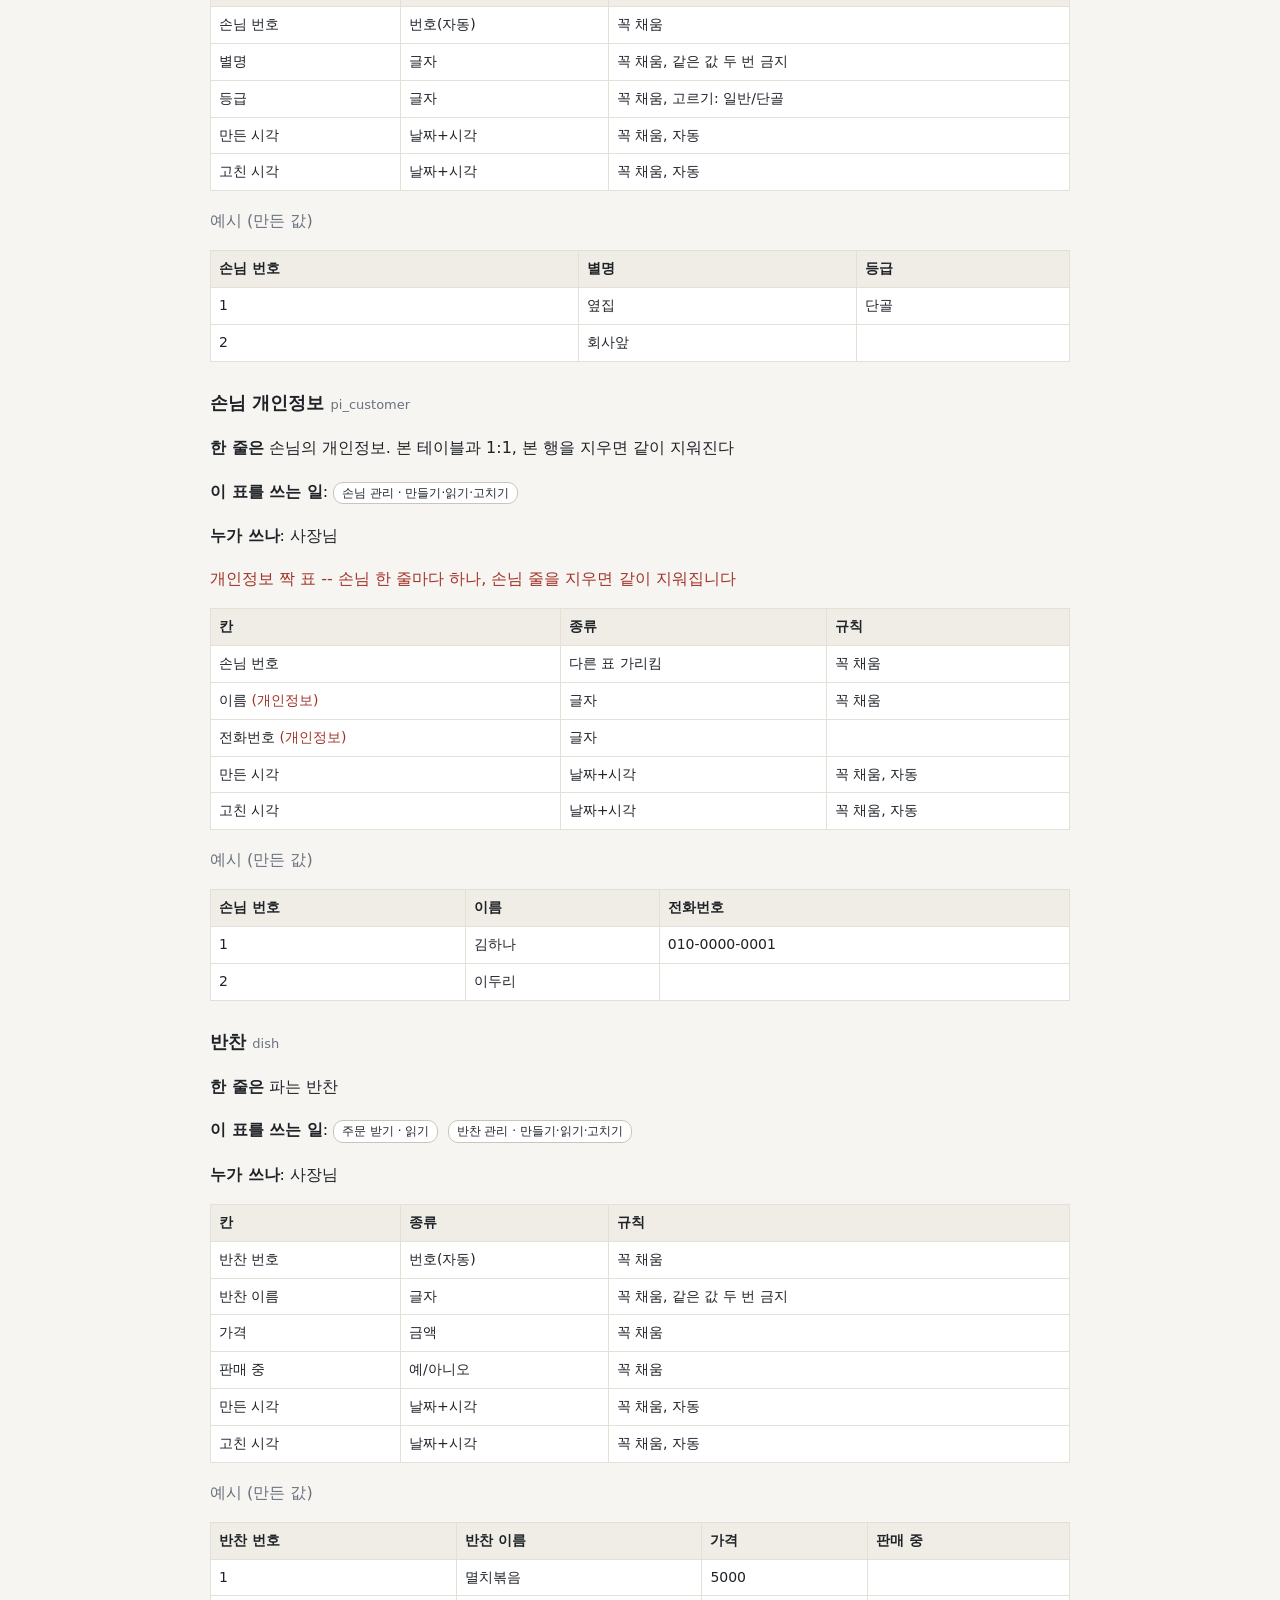
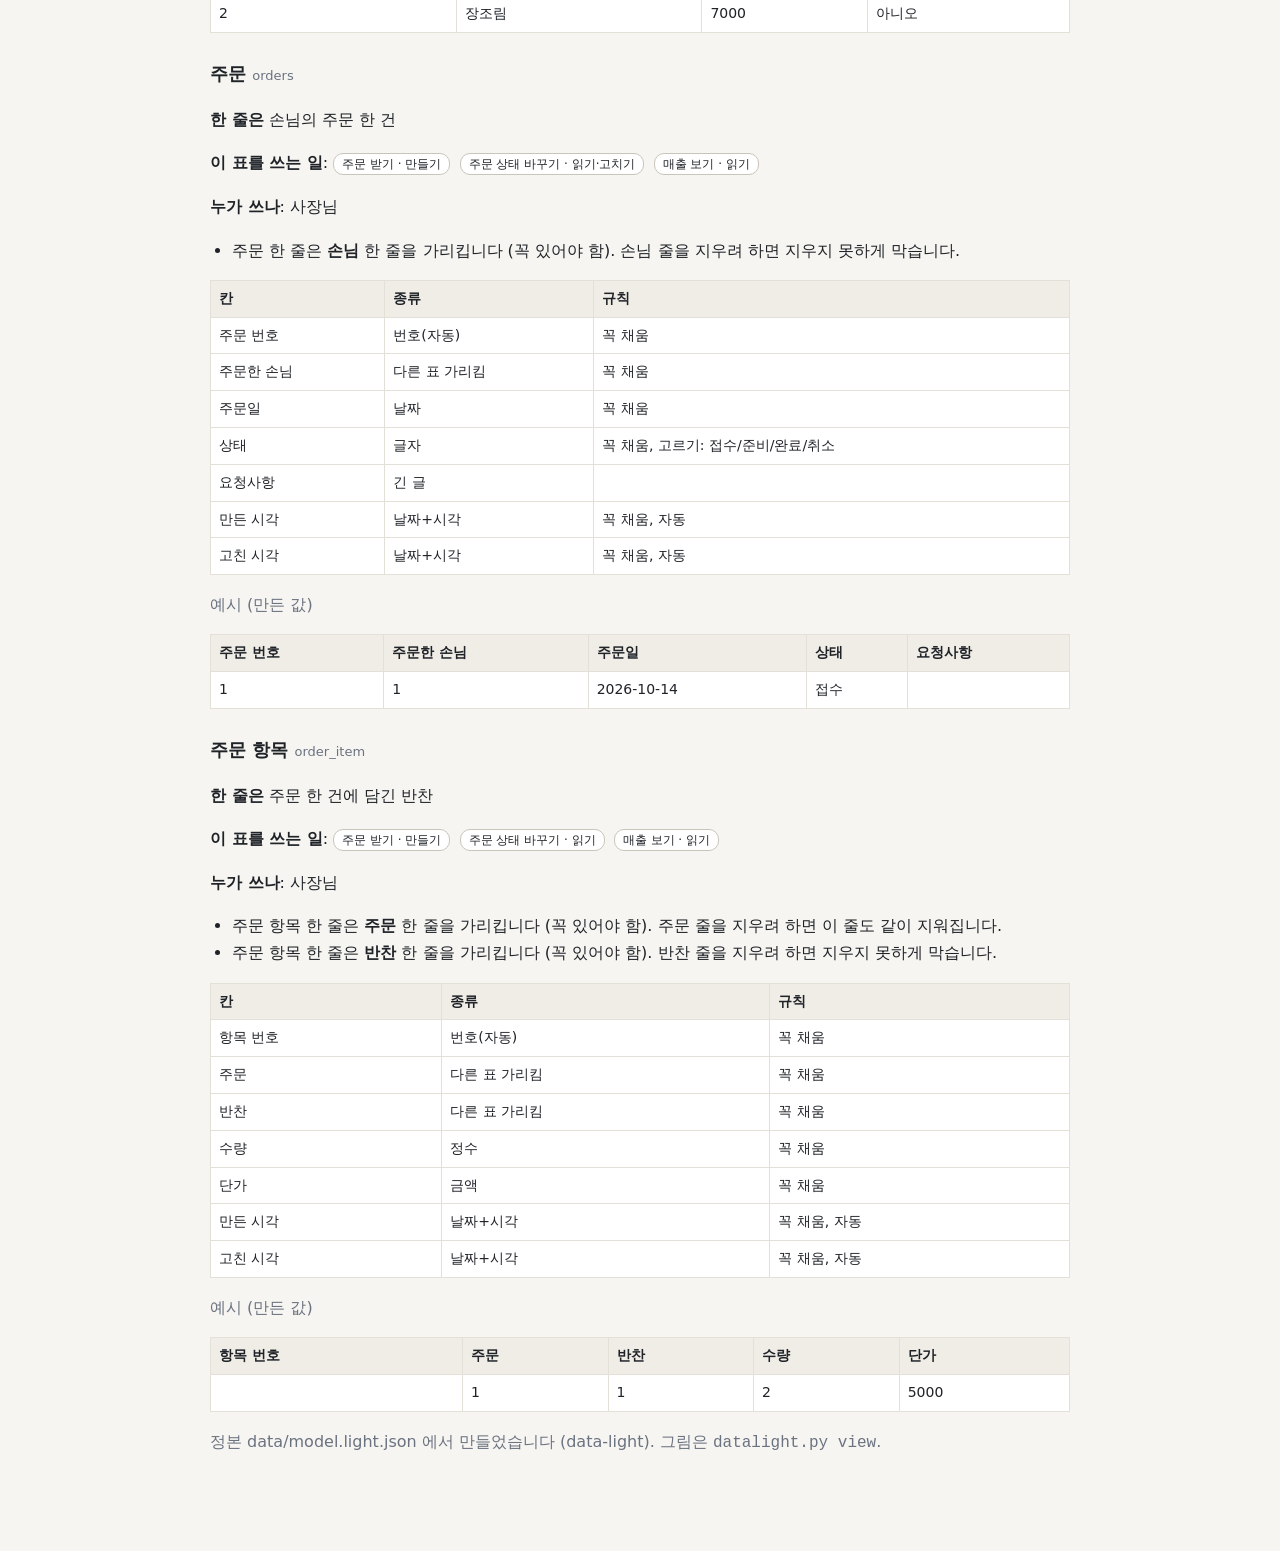
<file: .agents/skills/data-light/examples/shop/data/out/book.html>
<!doctype html><html lang="ko"><head><meta charset="utf-8"><meta name="viewport" content="width=device-width,initial-scale=1"><title>반찬가게 주문 -- 데이터 설명서</title><style>body{margin:0;background:#f6f5f1;color:#1f2328;font:16px/1.7 "Pretendard","Noto Sans KR","Apple SD Gothic Neo","Malgun Gothic",system-ui,sans-serif}
main{max-width:860px;margin:0 auto;padding:28px 20px 80px}h1{font-size:28px;margin:0}h1+p{color:#5b636d;margin:4px 0 18px}
h2{font-size:20px;margin:34px 0 10px;padding-top:14px;border-top:1px solid #dcd9d0}h3{font-size:18px;margin:26px 0 4px}h3 small{font-weight:400;color:#6b7280;font-size:13px}
details{background:#fff;border:1px solid #dcd9d0;border-left:4px solid #2f7d6d;border-radius:6px;padding:8px 14px}summary{cursor:pointer;font-weight:600}
table{border-collapse:collapse;width:100%;background:#fff;margin:6px 0 10px;font-size:14px}th,td{border:1px solid #e3e0d8;padding:6px 8px;text-align:left;vertical-align:top}
th{background:#efede6;font-weight:600}.mut{color:#6b7280}.say{font-size:17px}.tag{display:inline-block;font-size:12px;border:1px solid #c9c5ba;border-radius:10px;padding:0 8px;margin:0 4px 2px 0;background:#fff}
.pi{color:#a3332a}.miss{color:#9a6700}ul{padding-left:22px}@media print{details{border-left-width:1px}}</style></head><body><main>
<h1>반찬가게 주문</h1><p>데이터 설명서 -- 무엇을 기록하고, 어떤 일에 쓰고, 실제로 어떤 값이 들어가나</p>
<details open><summary>이 문서 읽는 법</summary><ul>
<li><b>표</b>는 엑셀 시트 하나, <b>한 줄</b>은 기록 하나(손님 한 명, 주문 한 건), <b>칸</b>은 열입니다.</li>
<li><b>다른 표를 가리키는 칸</b>은 표끼리 잇습니다 -- 예: 주문의 '손님' 칸은 손님 표의 한 줄을 가리킵니다.</li>
<li><b>개인정보</b>(이름·전화 …)는 짝 표에 따로 둡니다. 본 줄을 지우면 같이 지워집니다.</li>
<li><b>알고 싶은 것</b>은 이 데이터로 꼭 나와야 하는 답입니다. 검사가 예시 값으로 실제로 돌려 봅니다.</li>
<li><b>예시 값은 만든 값</b>입니다 (실제 사람이 아닙니다).</li></ul>
<p><b>확인할 것</b>: 빠진 기록이나 칸이 없나요? 하는 일과 표의 연결이 실제와 같나요? 예시를 보면 이상한 곳이 있나요?</p></details>
<h2>무엇을 만드나</h2><p class='say'><b>데이터 관리 (찾고·고치기)</b> (함께: 알고 싶은 것 보기 (분석))</p><p class='mut'>사용자가 한 말: “주문을 받아 적어 두고 찾아보고 싶어요. 손님별로 얼마 주문했는지도 보고 싶고요”</p>
<p><b>이번에 만들지 않을 것</b>: 결제, 배송 추적, 회원 로그인</p>
<h2>알고 싶은 것</h2><ol><li>손님별 주문 금액 합계를 볼 수 있다</li><li>판매 중인 반찬만 골라 볼 수 있다</li><li>주문 상태별 건수를 셀 수 있다</li></ol>
<h2>하는 일</h2>
<table><tr><th>일</th><th>누가</th><th>화면</th><th>쓰는 표</th></tr>
<tr><td><b>주문 받기</b><div class='mut'>손님이 전화로 주문하면 반찬과 수량을 적는다</div></td><td>사장님</td><td>주문 입력</td><td>주문 -- 만들기<br>주문 항목 -- 만들기<br>손님 -- 읽기<br>반찬 -- 읽기</td></tr>
<tr><td><b>손님 관리</b><div class='mut'>단골 손님의 별명·연락처를 적고 고친다</div></td><td>사장님</td><td>손님 목록</td><td>손님 -- 만들기·읽기·고치기<br>손님 개인정보 -- 만들기·읽기·고치기</td></tr>
<tr><td><b>반찬 관리</b><div class='mut'>반찬과 값, 오늘 파는지를 정한다</div></td><td>사장님</td><td>반찬 목록</td><td>반찬 -- 만들기·읽기·고치기</td></tr>
<tr><td><b>주문 상태 바꾸기</b><div class='mut'>접수 → 준비 → 전달로 상태를 바꾼다</div></td><td>사장님</td><td>주문 목록</td><td>주문 -- 읽기·고치기<br>주문 항목 -- 읽기</td></tr>
<tr><td><b>매출 보기</b><div class='mut'>손님별·상태별 주문 금액을 본다</div></td><td>사장님</td><td>매출</td><td>주문 -- 읽기<br>주문 항목 -- 읽기<br>손님 -- 읽기</td></tr>
</table>
<h2>표</h2>
<h3>손님 <small>customer</small></h3>
<p><b>한 줄은</b> 주문하는 손님</p>
<p><b>이 표를 쓰는 일</b>: <span class='tag'>주문 받기 · 읽기</span> <span class='tag'>손님 관리 · 만들기·읽기·고치기</span> <span class='tag'>매출 보기 · 읽기</span></p>
<p><b>누가 쓰나</b>: 사장님</p>
<table><tr><th>칸</th><th>종류</th><th>규칙</th></tr>
<tr><td>손님 번호</td><td>번호(자동)</td><td>꼭 채움</td></tr>
<tr><td>별명</td><td>글자</td><td>꼭 채움, 같은 값 두 번 금지</td></tr>
<tr><td>등급</td><td>글자</td><td>꼭 채움, 고르기: 일반/단골</td></tr>
<tr><td>만든 시각</td><td>날짜+시각</td><td>꼭 채움, 자동</td></tr>
<tr><td>고친 시각</td><td>날짜+시각</td><td>꼭 채움, 자동</td></tr>
</table>
<p class='mut'>예시 (만든 값)</p><table><tr><th>손님 번호</th><th>별명</th><th>등급</th></tr><tr><td>1</td><td>옆집</td><td>단골</td></tr><tr><td>2</td><td>회사앞</td><td></td></tr></table>
<h3>손님 개인정보 <small>pi_customer</small></h3>
<p><b>한 줄은</b> 손님의 개인정보. 본 테이블과 1:1, 본 행을 지우면 같이 지워진다</p>
<p><b>이 표를 쓰는 일</b>: <span class='tag'>손님 관리 · 만들기·읽기·고치기</span></p>
<p><b>누가 쓰나</b>: 사장님</p>
<p class='pi'>개인정보 짝 표 -- 손님 한 줄마다 하나, 손님 줄을 지우면 같이 지워집니다</p>
<table><tr><th>칸</th><th>종류</th><th>규칙</th></tr>
<tr><td>손님 번호</td><td>다른 표 가리킴</td><td>꼭 채움</td></tr>
<tr><td>이름 <span class='pi'>(개인정보)</span></td><td>글자</td><td>꼭 채움</td></tr>
<tr><td>전화번호 <span class='pi'>(개인정보)</span></td><td>글자</td><td></td></tr>
<tr><td>만든 시각</td><td>날짜+시각</td><td>꼭 채움, 자동</td></tr>
<tr><td>고친 시각</td><td>날짜+시각</td><td>꼭 채움, 자동</td></tr>
</table>
<p class='mut'>예시 (만든 값)</p><table><tr><th>손님 번호</th><th>이름</th><th>전화번호</th></tr><tr><td>1</td><td>김하나</td><td>010-0000-0001</td></tr><tr><td>2</td><td>이두리</td><td></td></tr></table>
<h3>반찬 <small>dish</small></h3>
<p><b>한 줄은</b> 파는 반찬</p>
<p><b>이 표를 쓰는 일</b>: <span class='tag'>주문 받기 · 읽기</span> <span class='tag'>반찬 관리 · 만들기·읽기·고치기</span></p>
<p><b>누가 쓰나</b>: 사장님</p>
<table><tr><th>칸</th><th>종류</th><th>규칙</th></tr>
<tr><td>반찬 번호</td><td>번호(자동)</td><td>꼭 채움</td></tr>
<tr><td>반찬 이름</td><td>글자</td><td>꼭 채움, 같은 값 두 번 금지</td></tr>
<tr><td>가격</td><td>금액</td><td>꼭 채움</td></tr>
<tr><td>판매 중</td><td>예/아니오</td><td>꼭 채움</td></tr>
<tr><td>만든 시각</td><td>날짜+시각</td><td>꼭 채움, 자동</td></tr>
<tr><td>고친 시각</td><td>날짜+시각</td><td>꼭 채움, 자동</td></tr>
</table>
<p class='mut'>예시 (만든 값)</p><table><tr><th>반찬 번호</th><th>반찬 이름</th><th>가격</th><th>판매 중</th></tr><tr><td>1</td><td>멸치볶음</td><td>5000</td><td></td></tr><tr><td>2</td><td>장조림</td><td>7000</td><td>아니오</td></tr></table>
<h3>주문 <small>orders</small></h3>
<p><b>한 줄은</b> 손님의 주문 한 건</p>
<p><b>이 표를 쓰는 일</b>: <span class='tag'>주문 받기 · 만들기</span> <span class='tag'>주문 상태 바꾸기 · 읽기·고치기</span> <span class='tag'>매출 보기 · 읽기</span></p>
<p><b>누가 쓰나</b>: 사장님</p>
<ul><li>주문 한 줄은 <b>손님</b> 한 줄을 가리킵니다 (꼭 있어야 함). 손님 줄을 지우려 하면 지우지 못하게 막습니다.</li></ul>
<table><tr><th>칸</th><th>종류</th><th>규칙</th></tr>
<tr><td>주문 번호</td><td>번호(자동)</td><td>꼭 채움</td></tr>
<tr><td>주문한 손님</td><td>다른 표 가리킴</td><td>꼭 채움</td></tr>
<tr><td>주문일</td><td>날짜</td><td>꼭 채움</td></tr>
<tr><td>상태</td><td>글자</td><td>꼭 채움, 고르기: 접수/준비/완료/취소</td></tr>
<tr><td>요청사항</td><td>긴 글</td><td></td></tr>
<tr><td>만든 시각</td><td>날짜+시각</td><td>꼭 채움, 자동</td></tr>
<tr><td>고친 시각</td><td>날짜+시각</td><td>꼭 채움, 자동</td></tr>
</table>
<p class='mut'>예시 (만든 값)</p><table><tr><th>주문 번호</th><th>주문한 손님</th><th>주문일</th><th>상태</th><th>요청사항</th></tr><tr><td>1</td><td>1</td><td>2026-10-14</td><td>접수</td><td></td></tr></table>
<h3>주문 항목 <small>order_item</small></h3>
<p><b>한 줄은</b> 주문 한 건에 담긴 반찬</p>
<p><b>이 표를 쓰는 일</b>: <span class='tag'>주문 받기 · 만들기</span> <span class='tag'>주문 상태 바꾸기 · 읽기</span> <span class='tag'>매출 보기 · 읽기</span></p>
<p><b>누가 쓰나</b>: 사장님</p>
<ul><li>주문 항목 한 줄은 <b>주문</b> 한 줄을 가리킵니다 (꼭 있어야 함). 주문 줄을 지우려 하면 이 줄도 같이 지워집니다.</li><li>주문 항목 한 줄은 <b>반찬</b> 한 줄을 가리킵니다 (꼭 있어야 함). 반찬 줄을 지우려 하면 지우지 못하게 막습니다.</li></ul>
<table><tr><th>칸</th><th>종류</th><th>규칙</th></tr>
<tr><td>항목 번호</td><td>번호(자동)</td><td>꼭 채움</td></tr>
<tr><td>주문</td><td>다른 표 가리킴</td><td>꼭 채움</td></tr>
<tr><td>반찬</td><td>다른 표 가리킴</td><td>꼭 채움</td></tr>
<tr><td>수량</td><td>정수</td><td>꼭 채움</td></tr>
<tr><td>단가</td><td>금액</td><td>꼭 채움</td></tr>
<tr><td>만든 시각</td><td>날짜+시각</td><td>꼭 채움, 자동</td></tr>
<tr><td>고친 시각</td><td>날짜+시각</td><td>꼭 채움, 자동</td></tr>
</table>
<p class='mut'>예시 (만든 값)</p><table><tr><th>항목 번호</th><th>주문</th><th>반찬</th><th>수량</th><th>단가</th></tr><tr><td></td><td>1</td><td>1</td><td>2</td><td>5000</td></tr></table>
<p class='mut'>정본 data/model.light.json 에서 만들었습니다 (data-light). 그림은 <code>datalight.py view</code>.</p></main></body></html>
</file>
<file: manual/assets/manual.css>
/* 사용설명서 슬라이드 엔진 (dev-process-framework / dev-process-light 공용)
   - 웹페이지로 읽기(기본), 발표 모드(P), 노트(N), 16:9 인쇄(PDF), 슬라이드 = pptx 한 장
   - 외부 글꼴·CDN 없음 (오프라인에서도 같은 모양) */
:root {
  --ink: #1f2a24; --muted: #66756d; --line: #d3ddd6; --bg: #e8eee9; --paper: #ffffff; --soft: #eef4f0;
  --accent: #2d4a3e; --accent-2: #5faf6a; --warn: #e29a2d; --bad: #d9574a; --info: #3f8fa6; --violet: #8a79c2;
  --radius: 0.9em;
  --font: "Malgun Gothic", "Apple SD Gothic Neo", "Noto Sans KR", "Noto Sans CJK KR", system-ui, sans-serif;
  --mono: "Cascadia Mono", Consolas, "D2Coding", "Noto Sans Mono CJK KR", monospace;
}
* { box-sizing: border-box; }
html, body { margin: 0; }
body { background: var(--bg); color: var(--ink); font-family: var(--font); line-height: 1.45; }

/* ---------- 머리말 (manual.js 가 채움) ---------- */
.m-bar { position: sticky; top: 0; z-index: 10; display: flex; flex-wrap: wrap; gap: .5rem 1rem; align-items: center;
  padding: .6rem 1rem; background: var(--accent); color: #fff; font-size: 14px; }
.m-bar a { color: #dff0e4; text-decoration: none; }
.m-bar a:hover, .m-bar a[aria-current] { color: #fff; text-decoration: underline; }
.m-bar .m-title { font-weight: 700; margin-right: auto; }
.m-bar nav { display: flex; flex-wrap: wrap; gap: .3rem .9rem; }
.m-bar button { font: inherit; color: var(--accent); background: #fff; border: 0; border-radius: 999px; padding: .25rem .8rem; cursor: pointer; }

/* ---------- 슬라이드: 16:9, 너비에 맞춰 글자까지 함께 줄어든다 ---------- */
main.m-deck { padding: 1.2rem 1rem 3rem; counter-reset: slide; }
.slide { container-type: inline-size; counter-increment: slide; position: relative; width: min(100%, 1120px);
  aspect-ratio: 16 / 9; margin: 0 auto 1.4rem; background: var(--paper); border-radius: 10px; overflow: hidden;
  box-shadow: 0 2px 10px rgba(0,0,0,.08); display: flex; flex-direction: column; }
.slide > .s { font-size: 1.85cqw; padding: 2em 2.6em 2.2em; height: 100%; display: flex; flex-direction: column; gap: .9em; }
.slide::after { content: counter(slide); position: absolute; right: 1.4cqw; bottom: 1cqw; font-size: 1.05cqw; color: var(--muted); }
.slide .kicker { font-size: .8em; font-weight: 700; color: var(--accent-2); letter-spacing: .02em; }
.slide h1, .slide h2 { margin: 0; line-height: 1.2; }
.slide h2 { font-size: 2.05em; }
.slide h1 { font-size: 3.1em; }
.slide p { margin: 0; }
.slide .lead { font-size: 1.25em; color: var(--muted); }
.slide .body { flex: 1; display: flex; flex-direction: column; justify-content: safe center; gap: 1em; min-height: 0; }
.slide .row { display: flex; gap: 1.4em; align-items: stretch; }
.slide .row > * { flex: 1; min-width: 0; }
.slide small, .slide .muted { color: var(--muted); }
.slide code, .slide kbd { font-family: var(--mono); font-size: .9em; background: var(--soft); border-radius: .3em; padding: .05em .35em; }
.slide pre { margin: 0; font-family: var(--mono); font-size: .85em; background: #1f2a24; color: #e8f2eb; border-radius: .6em; padding: .9em 1.1em; white-space: pre-wrap; }
.slide .ui { display: inline-block; border: .12em solid var(--accent); border-radius: .4em; padding: 0 .45em; font-weight: 700; color: var(--accent); background: #fff; }

/* 표지·장 구분: 진한 배경 */
.slide.dark, .slide[data-kind="cover"] { background: var(--accent); color: #fff; }
.slide.dark .lead, .slide[data-kind="cover"] .lead { color: #c7e0cf; }
.slide[data-kind="cover"] .body { justify-content: center; }
.slide[data-kind="cover"]::after, .slide.dark::after { color: #9fc3ab; }
.slide .emoji { font-size: 4em; line-height: 1; }

/* ---------- 도식 컴포넌트 ---------- */
/* 순서도: <ol class="flow"><li><b>제목</b><span>설명</span></li>...</ol>  (.flow.v 세로) */
.flow { list-style: none; margin: 0; padding: 0; display: flex; align-items: stretch; gap: 2.2em; counter-reset: st; }
.flow > li { counter-increment: st; position: relative; flex: 1; background: var(--soft); border: .12em solid var(--line);
  border-radius: var(--radius); padding: 2.1em .9em .9em; text-align: center; display: flex; flex-direction: column; gap: .3em; }
.flow > li::before { content: counter(st); position: absolute; top: -.85em; left: 50%; transform: translateX(-50%);
  width: 1.9em; height: 1.9em; border-radius: 50%; background: var(--accent); color: #fff; font-weight: 700;
  display: grid; place-items: center; }
.flow > li:not(:last-child)::after { content: "➜"; position: absolute; right: -1.75em; top: 50%; transform: translateY(-50%);
  font-size: 1.3em; color: var(--accent); }
.flow > li b { font-size: 1.1em; }
.flow > li span, .flow > li small { color: var(--muted); font-size: .9em; }
.flow > li.on { background: var(--accent-2); border-color: var(--accent-2); color: #fff; }
.flow > li.on span, .flow > li.on small { color: #effaf1; }
.flow > li.on code { background: rgba(255,255,255,.22); color: #fff; }
.flow:has(> li:nth-child(5)) { gap: 1.6em; }
.flow:has(> li:nth-child(5)) > li { font-size: .88em; padding-left: .5em; padding-right: .5em; }
.flow:has(> li:nth-child(5)) > li:not(:last-child)::after { right: -1.35em; }
.flow > li { overflow-wrap: anywhere; }
.flow > li.warn { background: #fdf0dc; border-color: var(--warn); }
.flow > li.bad { background: #fbe5e2; border-color: var(--bad); }
.flow > li.ok { background: #e6f4e8; border-color: var(--accent-2); }
.flow.v { flex-direction: column; gap: 1.5em; max-width: 34em; }
.flow.v > li { text-align: left; padding: .7em 1em .7em 3em; }
.flow.v > li::before { top: 50%; left: 1.4em; transform: translate(-50%, -50%); }
.flow.v > li:not(:last-child)::after { content: "⬇"; right: auto; left: 1.4em; top: auto; bottom: -1.45em; transform: translateX(-50%); font-size: 1em; }
.loop { text-align: center; color: var(--accent); font-weight: 700; border-top: .14em dashed var(--accent); padding-top: .4em; }

/* 카드: <div class="cards"><div class="card"><i>🗒️</i><b>제목</b><span>설명</span></div></div> */
.cards { display: grid; grid-template-columns: repeat(auto-fit, minmax(12.5em, 1fr)); gap: 1em; }
.card { background: var(--soft); border-radius: var(--radius); padding: 1em; display: flex; flex-direction: column; gap: .35em; border: .1em solid var(--line); }
a.card { color: inherit; text-decoration: none; }
a.card:hover { border-color: var(--accent); }
.card > i { font-style: normal; font-size: 2em; line-height: 1; }
.card > b { font-size: 1.1em; }
.card > span { color: var(--muted); font-size: .92em; }
.card.ok { border-color: var(--accent-2); } .card.warn { border-color: var(--warn); background: #fdf3e2; } .card.bad { border-color: var(--bad); background: #fcebe8; }

/* 비교: <div class="compare"><div class="good">..</div><div class="bad">..</div></div> */
.compare { display: grid; grid-template-columns: 1fr 1fr; gap: 1.2em; }
.compare > div { border-radius: var(--radius); padding: 1em 1.2em; background: var(--soft); }
.compare > .good { background: #e6f3e8; border-left: .4em solid var(--accent-2); }
.compare > .bad { background: #fbe7e3; border-left: .4em solid var(--bad); }
.compare h3 { margin: 0 0 .4em; font-size: 1.1em; }

/* 화면 흉내: <div class="screen"><div class="tabs">..</div>..</div>  (실제 화면 그림이 없을 때) */
.screen { border: .15em solid var(--ink); border-radius: .8em; overflow: hidden; background: #fff; box-shadow: 0 .3em 0 rgba(0,0,0,.08); }
.screen .top { background: var(--accent); color: #fff; padding: .45em .8em; font-weight: 700; display: flex; gap: .6em; align-items: center; }
.screen .top .t { margin-right: auto; }
.screen .top span.tab { background: rgba(255,255,255,.18); border-radius: .35em; padding: .05em .55em; font-weight: 400; }
.screen .top span.tab.on { background: #fff; color: var(--accent); font-weight: 700; }
.screen .in { padding: .8em; display: flex; flex-direction: column; gap: .45em; }
.screen .field { border: .1em solid var(--line); border-radius: .4em; padding: .35em .6em; color: var(--muted); display: flex; justify-content: space-between; }
.screen .item { border-bottom: .08em solid var(--line); padding: .3em .2em; display: flex; justify-content: space-between; gap: .6em; }
.screen .hl { outline: .22em solid var(--warn); outline-offset: .15em; border-radius: .3em; }
.screen .done { text-decoration: line-through; color: var(--muted); }

/* 채팅: <div class="chat"><p class="me">..</p><p class="ai">..</p></div> */
.chat { display: flex; flex-direction: column; gap: .6em; }
.chat p { max-width: 80%; border-radius: 1em; padding: .55em .9em; margin: 0; }
.chat .me { align-self: flex-end; background: var(--accent); color: #fff; }
.chat .ai { align-self: flex-start; background: var(--soft); border: .1em solid var(--line); }

/* 트리 / 구성도 */
.tree { font-family: var(--mono); background: var(--soft); border-radius: var(--radius); padding: .9em 1.1em; white-space: pre; font-size: .92em; line-height: 1.6; }
.diagram { display: flex; align-items: center; justify-content: center; }
.diagram { flex: 1; min-height: 0; }
.diagram svg { width: 100%; height: 100%; max-height: 100%; }
.slide svg text { font-family: var(--font); }

/* 강조 상자 · 큰 숫자 · 표 */
.callout { border-radius: var(--radius); padding: .7em 1em; background: #e6f3e8; border-left: .4em solid var(--accent-2); }
.callout.warn { background: #fdf0dc; border-color: var(--warn); }
.callout.bad { background: #fbe5e2; border-color: var(--bad); }
.big { font-size: 3.6em; font-weight: 800; color: var(--accent); line-height: 1; }
table.grid { border-collapse: collapse; width: 100%; font-size: .92em; }
table.grid th, table.grid td { border-bottom: .08em solid var(--line); padding: .45em .6em; text-align: left; vertical-align: top; }
table.grid th { background: var(--soft); }

/* 터미널: <div class="term"><p class="c">명령</p><p class="o">출력</p><p class="ok">성공</p><p class="err">실패</p></div> */
.term { background: #16201b; color: #d9e7dd; border-radius: .7em; font-family: var(--mono); font-size: .8em; overflow: hidden; flex-shrink: 0; }
.term::before { content: "● ● ●"; display: block; padding: .35em .9em; background: #26332c; color: #6f8a7b; letter-spacing: .2em; font-size: .8em; }
.term p { margin: 0; padding: .05em 1em; white-space: pre-wrap; line-height: 1.45; }
.term p:first-of-type { padding-top: .6em; } .term p:last-child { padding-bottom: .7em; }
.term .c::before { content: "$ "; color: #7fd19b; }
.term .c { color: #fff; } .term .o { color: #b9c9be; } .term .dim { color: #6f8a7b; }
.term .ok { color: #7fd19b; } .term .ok::before { content: "✔ "; }
.term .err { color: #ff9b8f; } .term .err::before { content: "✖ "; }
.term .warn { color: #f3c46b; }

/* 상태 표시: <span class="badge ok">PASS</span> */
.badge { display: inline-block; font-size: .75em; font-weight: 700; border-radius: 999px; padding: .1em .6em; background: var(--soft); color: var(--ink); border: .1em solid var(--line); white-space: nowrap; }
.badge.ok { background: #e2f3e5; color: #1f6b33; border-color: #a9d8b2; }
.badge.warn { background: #fdf0dc; color: #8a5a0b; border-color: #efc98a; }
.badge.bad { background: #fbe5e2; color: #9b2a1f; border-color: #eeb0a8; }
.badge.info { background: #e1f0f4; color: #23606f; border-color: #a9d3de; }

/* 레인(누가 무엇을): <div class="lanes"><div class="lane"><b>사용자</b><ol class="flow">..</ol></div>..</div> */
.lanes { display: flex; flex-direction: column; gap: 1.25em; }
.lane { display: grid; grid-template-columns: 7.5em 1fr; gap: .8em; align-items: center; }
.lane > b { background: var(--accent); color: #fff; border-radius: .5em; padding: .5em .6em; text-align: center; font-size: .9em; }
.lane > .flow > li { padding: 1.4em .6em .6em; }

/* 계층(스택): <div class="stack"><div><b>층 이름</b><span>설명</span></div>..</div>  (위가 사용자 쪽) */
.stack { display: flex; flex-direction: column; gap: .35em; }
.stack > div { display: grid; grid-template-columns: 10em 1fr; gap: 1em; align-items: center; background: var(--soft); border-left: .45em solid var(--accent-2); border-radius: .5em; padding: .45em .9em; }
.stack > div:nth-child(2n) { border-left-color: var(--info); }
.stack > div > span { color: var(--muted); font-size: .9em; }
.stack > div > code { justify-self: start; }

/* 타임라인: <ol class="timeline"><li><b>날짜·단계</b><span>내용</span></li>..</ol> */
.timeline { list-style: none; margin: 0; padding: 0; display: flex; gap: 0; position: relative; }
.timeline::before { content: ""; position: absolute; left: 0; right: 0; top: .55em; height: .2em; background: var(--line); }
.timeline > li { flex: 1; position: relative; padding-top: 1.6em; text-align: center; display: flex; flex-direction: column; gap: .2em; }
.timeline > li::before { content: ""; position: absolute; top: 0; left: 50%; transform: translateX(-50%); width: 1.2em; height: 1.2em; border-radius: 50%; background: var(--accent); border: .2em solid #fff; }
.timeline > li.on::before { background: var(--accent-2); } .timeline > li.bad::before { background: var(--bad); }
.timeline > li span { color: var(--muted); font-size: .88em; }

/* 키-값 / 체크리스트 */
.kv { display: grid; grid-template-columns: max-content 1fr; gap: .35em 1.2em; font-size: .92em; }
.kv > b { color: var(--accent); }
ul.check { list-style: none; margin: 0; padding: 0; display: grid; grid-template-columns: 1fr 1fr; gap: .45em 1.4em; }
ul.check > li { padding-left: 1.6em; position: relative; }
ul.check > li::before { content: "☐"; position: absolute; left: 0; color: var(--accent); }
ul.check > li.done::before { content: "☑"; }
.legend { display: flex; gap: 1em; flex-wrap: wrap; font-size: .8em; color: var(--muted); }

/* ---------- 노트 (강의 대본) ---------- */
.slide > aside.notes { display: none; }
body.show-notes .slide { aspect-ratio: auto; overflow: visible; }
body.show-notes .slide > .s { aspect-ratio: 16 / 9; height: auto; }
body.show-notes .slide > aside.notes { display: block; font-size: 15px; background: #fffbe8; border-top: 1px dashed #d8c77a;
  padding: .8rem 1.2rem; color: #4a4325; white-space: pre-wrap; }
body.show-notes .slide > aside.notes::before { content: "🎙 대본  "; font-weight: 700; }

/* ---------- 발표 모드 (P) ---------- */
body.present { background: #111; overflow: hidden; }
body.present .m-bar { display: none; }
body.present main.m-deck { padding: 0; height: 100vh; display: grid; place-items: center; }
body.present .slide { display: none; margin: 0; width: min(100vw, calc(100vh * 16 / 9)); border-radius: 0; }
body.present .slide.current { display: flex; }

/* ---------- 내보내기 (pptx 그림 캡처) ---------- */
body.export { background: #fff; }
body.export .m-bar { display: none; }
body.export main.m-deck { padding: 0; }
body.export .slide { width: 1280px; margin: 0 0 20px; border-radius: 0; box-shadow: none; }

/* ---------- 미리보기 시트 (manual-review): 한 장에 모든 페이지 ---------- */
body.sheet { background: #9aa59f; }
body.sheet .m-bar, body.sheet aside.notes { display: none; }
body.sheet main.m-deck { display: grid; grid-template-columns: repeat(3, 1fr); gap: 14px; padding: 14px; width: 1900px; }
body.sheet .slide { width: 100%; margin: 0; border-radius: 4px; }
body.sheet .slide::after { font-size: 2.2cqw; color: #fff; background: #2d4a3e; padding: 0 .4em; border-radius: .3em; }

/* ---------- 인쇄: 슬라이드 한 장 = 16:9 한 쪽 ---------- */
@page { size: 13.333in 7.5in; margin: 0; }
@media print {
  body { background: #fff; }
  .m-bar, aside.notes { display: none !important; }
  main.m-deck { padding: 0; }
  .slide { width: 13.333in; height: 7.5in; aspect-ratio: auto; margin: 0; border-radius: 0; box-shadow: none;
    break-after: page; page-break-after: always; -webkit-print-color-adjust: exact; print-color-adjust: exact; }
}
@media (max-width: 640px) { .m-bar { font-size: 13px; } main.m-deck { padding: .6rem .3rem 2rem; } }
</file>
<file: media/broadcast/2026-10-20/assets/manual.css>
/* 사용설명서 슬라이드 엔진 (dev-process-framework / dev-process-light 공용)
   - 웹페이지로 읽기(기본), 발표 모드(P), 노트(N), 16:9 인쇄(PDF), 슬라이드 = pptx 한 장
   - 외부 글꼴·CDN 없음 (오프라인에서도 같은 모양) */
:root {
  --ink: #1f2a24; --muted: #66756d; --line: #d3ddd6; --bg: #e8eee9; --paper: #ffffff; --soft: #eef4f0;
  --accent: #2d4a3e; --accent-2: #5faf6a; --warn: #e29a2d; --bad: #d9574a; --info: #3f8fa6; --violet: #8a79c2;
  --radius: 0.9em;
  --font: "Malgun Gothic", "Apple SD Gothic Neo", "Noto Sans KR", "Noto Sans CJK KR", system-ui, sans-serif;
  --mono: "Cascadia Mono", Consolas, "D2Coding", "Noto Sans Mono CJK KR", monospace;
}
* { box-sizing: border-box; }
html, body { margin: 0; }
body { background: var(--bg); color: var(--ink); font-family: var(--font); line-height: 1.45; }

/* ---------- 머리말 (manual.js 가 채움) ---------- */
.m-bar { position: sticky; top: 0; z-index: 10; display: flex; flex-wrap: wrap; gap: .5rem 1rem; align-items: center;
  padding: .6rem 1rem; background: var(--accent); color: #fff; font-size: 14px; }
.m-bar a { color: #dff0e4; text-decoration: none; }
.m-bar a:hover, .m-bar a[aria-current] { color: #fff; text-decoration: underline; }
.m-bar .m-title { font-weight: 700; margin-right: auto; }
.m-bar nav { display: flex; flex-wrap: wrap; gap: .3rem .9rem; }
.m-bar button { font: inherit; color: var(--accent); background: #fff; border: 0; border-radius: 999px; padding: .25rem .8rem; cursor: pointer; }

/* ---------- 슬라이드: 16:9, 너비에 맞춰 글자까지 함께 줄어든다 ---------- */
main.m-deck { padding: 1.2rem 1rem 3rem; counter-reset: slide; }
.slide { container-type: inline-size; counter-increment: slide; position: relative; width: min(100%, 1120px);
  aspect-ratio: 16 / 9; margin: 0 auto 1.4rem; background: var(--paper); border-radius: 10px; overflow: hidden;
  box-shadow: 0 2px 10px rgba(0,0,0,.08); display: flex; flex-direction: column; }
.slide > .s { font-size: 1.85cqw; padding: 2em 2.6em 2.2em; height: 100%; display: flex; flex-direction: column; gap: .9em; }
.slide::after { content: counter(slide); position: absolute; right: 1.4cqw; bottom: 1cqw; font-size: 1.05cqw; color: var(--muted); }
.slide .kicker { font-size: .8em; font-weight: 700; color: var(--accent-2); letter-spacing: .02em; }
.slide h1, .slide h2 { margin: 0; line-height: 1.2; }
.slide h2 { font-size: 2.05em; }
.slide h1 { font-size: 3.1em; }
.slide p { margin: 0; }
.slide .lead { font-size: 1.25em; color: var(--muted); }
.slide .body { flex: 1; display: flex; flex-direction: column; justify-content: safe center; gap: 1em; min-height: 0; }
.slide .row { display: flex; gap: 1.4em; align-items: stretch; }
.slide .row > * { flex: 1; min-width: 0; }
.slide small, .slide .muted { color: var(--muted); }
.slide code, .slide kbd { font-family: var(--mono); font-size: .9em; background: var(--soft); border-radius: .3em; padding: .05em .35em; }
.slide pre { margin: 0; font-family: var(--mono); font-size: .85em; background: #1f2a24; color: #e8f2eb; border-radius: .6em; padding: .9em 1.1em; white-space: pre-wrap; }
.slide .ui { display: inline-block; border: .12em solid var(--accent); border-radius: .4em; padding: 0 .45em; font-weight: 700; color: var(--accent); background: #fff; }

/* 표지·장 구분: 진한 배경 */
.slide.dark, .slide[data-kind="cover"] { background: var(--accent); color: #fff; }
.slide.dark .lead, .slide[data-kind="cover"] .lead { color: #c7e0cf; }
.slide[data-kind="cover"] .body { justify-content: center; }
.slide[data-kind="cover"]::after, .slide.dark::after { color: #9fc3ab; }
.slide .emoji { font-size: 4em; line-height: 1; }

/* ---------- 도식 컴포넌트 ---------- */
/* 순서도: <ol class="flow"><li><b>제목</b><span>설명</span></li>...</ol>  (.flow.v 세로) */
.flow { list-style: none; margin: 0; padding: 0; display: flex; align-items: stretch; gap: 2.2em; counter-reset: st; }
.flow > li { counter-increment: st; position: relative; flex: 1; background: var(--soft); border: .12em solid var(--line);
  border-radius: var(--radius); padding: 2.1em .9em .9em; text-align: center; display: flex; flex-direction: column; gap: .3em; }
.flow > li::before { content: counter(st); position: absolute; top: -.85em; left: 50%; transform: translateX(-50%);
  width: 1.9em; height: 1.9em; border-radius: 50%; background: var(--accent); color: #fff; font-weight: 700;
  display: grid; place-items: center; }
.flow > li:not(:last-child)::after { content: "➜"; position: absolute; right: -1.75em; top: 50%; transform: translateY(-50%);
  font-size: 1.3em; color: var(--accent); }
.flow > li b { font-size: 1.1em; }
.flow > li span, .flow > li small { color: var(--muted); font-size: .9em; }
.flow > li.on { background: var(--accent-2); border-color: var(--accent-2); color: #fff; }
.flow > li.on span, .flow > li.on small { color: #effaf1; }
.flow > li.on code { background: rgba(255,255,255,.22); color: #fff; }
.flow:has(> li:nth-child(5)) { gap: 1.6em; }
.flow:has(> li:nth-child(5)) > li { font-size: .88em; padding-left: .5em; padding-right: .5em; }
.flow:has(> li:nth-child(5)) > li:not(:last-child)::after { right: -1.35em; }
.flow > li { overflow-wrap: anywhere; }
.flow > li.warn { background: #fdf0dc; border-color: var(--warn); }
.flow > li.bad { background: #fbe5e2; border-color: var(--bad); }
.flow > li.ok { background: #e6f4e8; border-color: var(--accent-2); }
.flow.v { flex-direction: column; gap: 1.5em; max-width: 34em; }
.flow.v > li { text-align: left; padding: .7em 1em .7em 3em; }
.flow.v > li::before { top: 50%; left: 1.4em; transform: translate(-50%, -50%); }
.flow.v > li:not(:last-child)::after { content: "⬇"; right: auto; left: 1.4em; top: auto; bottom: -1.45em; transform: translateX(-50%); font-size: 1em; }
.loop { text-align: center; color: var(--accent); font-weight: 700; border-top: .14em dashed var(--accent); padding-top: .4em; }

/* 카드: <div class="cards"><div class="card"><i>🗒️</i><b>제목</b><span>설명</span></div></div> */
.cards { display: grid; grid-template-columns: repeat(auto-fit, minmax(12.5em, 1fr)); gap: 1em; }
.card { background: var(--soft); border-radius: var(--radius); padding: 1em; display: flex; flex-direction: column; gap: .35em; border: .1em solid var(--line); }
a.card { color: inherit; text-decoration: none; }
a.card:hover { border-color: var(--accent); }
.card > i { font-style: normal; font-size: 2em; line-height: 1; }
.card > b { font-size: 1.1em; }
.card > span { color: var(--muted); font-size: .92em; }
.card.ok { border-color: var(--accent-2); } .card.warn { border-color: var(--warn); background: #fdf3e2; } .card.bad { border-color: var(--bad); background: #fcebe8; }

/* 비교: <div class="compare"><div class="good">..</div><div class="bad">..</div></div> */
.compare { display: grid; grid-template-columns: 1fr 1fr; gap: 1.2em; }
.compare > div { border-radius: var(--radius); padding: 1em 1.2em; background: var(--soft); }
.compare > .good { background: #e6f3e8; border-left: .4em solid var(--accent-2); }
.compare > .bad { background: #fbe7e3; border-left: .4em solid var(--bad); }
.compare h3 { margin: 0 0 .4em; font-size: 1.1em; }

/* 화면 흉내: <div class="screen"><div class="tabs">..</div>..</div>  (실제 화면 그림이 없을 때) */
.screen { border: .15em solid var(--ink); border-radius: .8em; overflow: hidden; background: #fff; box-shadow: 0 .3em 0 rgba(0,0,0,.08); }
.screen .top { background: var(--accent); color: #fff; padding: .45em .8em; font-weight: 700; display: flex; gap: .6em; align-items: center; }
.screen .top .t { margin-right: auto; }
.screen .top span.tab { background: rgba(255,255,255,.18); border-radius: .35em; padding: .05em .55em; font-weight: 400; }
.screen .top span.tab.on { background: #fff; color: var(--accent); font-weight: 700; }
.screen .in { padding: .8em; display: flex; flex-direction: column; gap: .45em; }
.screen .field { border: .1em solid var(--line); border-radius: .4em; padding: .35em .6em; color: var(--muted); display: flex; justify-content: space-between; }
.screen .item { border-bottom: .08em solid var(--line); padding: .3em .2em; display: flex; justify-content: space-between; gap: .6em; }
.screen .hl { outline: .22em solid var(--warn); outline-offset: .15em; border-radius: .3em; }
.screen .done { text-decoration: line-through; color: var(--muted); }

/* 채팅: <div class="chat"><p class="me">..</p><p class="ai">..</p></div> */
.chat { display: flex; flex-direction: column; gap: .6em; }
.chat p { max-width: 80%; border-radius: 1em; padding: .55em .9em; margin: 0; }
.chat .me { align-self: flex-end; background: var(--accent); color: #fff; }
.chat .ai { align-self: flex-start; background: var(--soft); border: .1em solid var(--line); }

/* 트리 / 구성도 */
.tree { font-family: var(--mono); background: var(--soft); border-radius: var(--radius); padding: .9em 1.1em; white-space: pre; font-size: .92em; line-height: 1.6; }
.diagram { display: flex; align-items: center; justify-content: center; }
.diagram { flex: 1; min-height: 0; }
.diagram svg { width: 100%; height: 100%; max-height: 100%; }
.slide svg text { font-family: var(--font); }

/* 강조 상자 · 큰 숫자 · 표 */
.callout { border-radius: var(--radius); padding: .7em 1em; background: #e6f3e8; border-left: .4em solid var(--accent-2); }
.callout.warn { background: #fdf0dc; border-color: var(--warn); }
.callout.bad { background: #fbe5e2; border-color: var(--bad); }
.big { font-size: 3.6em; font-weight: 800; color: var(--accent); line-height: 1; }
table.grid { border-collapse: collapse; width: 100%; font-size: .92em; }
table.grid th, table.grid td { border-bottom: .08em solid var(--line); padding: .45em .6em; text-align: left; vertical-align: top; }
table.grid th { background: var(--soft); }

/* 터미널: <div class="term"><p class="c">명령</p><p class="o">출력</p><p class="ok">성공</p><p class="err">실패</p></div> */
.term { background: #16201b; color: #d9e7dd; border-radius: .7em; font-family: var(--mono); font-size: .8em; overflow: hidden; flex-shrink: 0; }
.term::before { content: "● ● ●"; display: block; padding: .35em .9em; background: #26332c; color: #6f8a7b; letter-spacing: .2em; font-size: .8em; }
.term p { margin: 0; padding: .05em 1em; white-space: pre-wrap; line-height: 1.45; }
.term p:first-of-type { padding-top: .6em; } .term p:last-child { padding-bottom: .7em; }
.term .c::before { content: "$ "; color: #7fd19b; }
.term .c { color: #fff; } .term .o { color: #b9c9be; } .term .dim { color: #6f8a7b; }
.term .ok { color: #7fd19b; } .term .ok::before { content: "✔ "; }
.term .err { color: #ff9b8f; } .term .err::before { content: "✖ "; }
.term .warn { color: #f3c46b; }

/* 상태 표시: <span class="badge ok">PASS</span> */
.badge { display: inline-block; font-size: .75em; font-weight: 700; border-radius: 999px; padding: .1em .6em; background: var(--soft); color: var(--ink); border: .1em solid var(--line); white-space: nowrap; }
.badge.ok { background: #e2f3e5; color: #1f6b33; border-color: #a9d8b2; }
.badge.warn { background: #fdf0dc; color: #8a5a0b; border-color: #efc98a; }
.badge.bad { background: #fbe5e2; color: #9b2a1f; border-color: #eeb0a8; }
.badge.info { background: #e1f0f4; color: #23606f; border-color: #a9d3de; }

/* 레인(누가 무엇을): <div class="lanes"><div class="lane"><b>사용자</b><ol class="flow">..</ol></div>..</div> */
.lanes { display: flex; flex-direction: column; gap: 1.25em; }
.lane { display: grid; grid-template-columns: 7.5em 1fr; gap: .8em; align-items: center; }
.lane > b { background: var(--accent); color: #fff; border-radius: .5em; padding: .5em .6em; text-align: center; font-size: .9em; }
.lane > .flow > li { padding: 1.4em .6em .6em; }

/* 계층(스택): <div class="stack"><div><b>층 이름</b><span>설명</span></div>..</div>  (위가 사용자 쪽) */
.stack { display: flex; flex-direction: column; gap: .35em; }
.stack > div { display: grid; grid-template-columns: 10em 1fr; gap: 1em; align-items: center; background: var(--soft); border-left: .45em solid var(--accent-2); border-radius: .5em; padding: .45em .9em; }
.stack > div:nth-child(2n) { border-left-color: var(--info); }
.stack > div > span { color: var(--muted); font-size: .9em; }
.stack > div > code { justify-self: start; }

/* 타임라인: <ol class="timeline"><li><b>날짜·단계</b><span>내용</span></li>..</ol> */
.timeline { list-style: none; margin: 0; padding: 0; display: flex; gap: 0; position: relative; }
.timeline::before { content: ""; position: absolute; left: 0; right: 0; top: .55em; height: .2em; background: var(--line); }
.timeline > li { flex: 1; position: relative; padding-top: 1.6em; text-align: center; display: flex; flex-direction: column; gap: .2em; }
.timeline > li::before { content: ""; position: absolute; top: 0; left: 50%; transform: translateX(-50%); width: 1.2em; height: 1.2em; border-radius: 50%; background: var(--accent); border: .2em solid #fff; }
.timeline > li.on::before { background: var(--accent-2); } .timeline > li.bad::before { background: var(--bad); }
.timeline > li span { color: var(--muted); font-size: .88em; }

/* 키-값 / 체크리스트 */
.kv { display: grid; grid-template-columns: max-content 1fr; gap: .35em 1.2em; font-size: .92em; }
.kv > b { color: var(--accent); }
ul.check { list-style: none; margin: 0; padding: 0; display: grid; grid-template-columns: 1fr 1fr; gap: .45em 1.4em; }
ul.check > li { padding-left: 1.6em; position: relative; }
ul.check > li::before { content: "☐"; position: absolute; left: 0; color: var(--accent); }
ul.check > li.done::before { content: "☑"; }
.legend { display: flex; gap: 1em; flex-wrap: wrap; font-size: .8em; color: var(--muted); }

/* ---------- 노트 (강의 대본) ---------- */
.slide > aside.notes { display: none; }
body.show-notes .slide { aspect-ratio: auto; overflow: visible; }
body.show-notes .slide > .s { aspect-ratio: 16 / 9; height: auto; }
body.show-notes .slide > aside.notes { display: block; font-size: 15px; background: #fffbe8; border-top: 1px dashed #d8c77a;
  padding: .8rem 1.2rem; color: #4a4325; white-space: pre-wrap; }
body.show-notes .slide > aside.notes::before { content: "🎙 대본  "; font-weight: 700; }

/* ---------- 발표 모드 (P) ---------- */
body.present { background: #111; overflow: hidden; }
body.present .m-bar { display: none; }
body.present main.m-deck { padding: 0; height: 100vh; display: grid; place-items: center; }
body.present .slide { display: none; margin: 0; width: min(100vw, calc(100vh * 16 / 9)); border-radius: 0; }
body.present .slide.current { display: flex; }

/* ---------- 내보내기 (pptx 그림 캡처) ---------- */
body.export { background: #fff; }
body.export .m-bar { display: none; }
body.export main.m-deck { padding: 0; }
body.export .slide { width: 1280px; margin: 0 0 20px; border-radius: 0; box-shadow: none; }

/* ---------- 미리보기 시트 (manual-review): 한 장에 모든 페이지 ---------- */
body.sheet { background: #9aa59f; }
body.sheet .m-bar, body.sheet aside.notes { display: none; }
body.sheet main.m-deck { display: grid; grid-template-columns: repeat(3, 1fr); gap: 14px; padding: 14px; width: 1900px; }
body.sheet .slide { width: 100%; margin: 0; border-radius: 4px; }
body.sheet .slide::after { font-size: 2.2cqw; color: #fff; background: #2d4a3e; padding: 0 .4em; border-radius: .3em; }

/* ---------- 인쇄: 슬라이드 한 장 = 16:9 한 쪽 ---------- */
@page { size: 13.333in 7.5in; margin: 0; }
@media print {
  body { background: #fff; }
  .m-bar, aside.notes { display: none !important; }
  main.m-deck { padding: 0; }
  .slide { width: 13.333in; height: 7.5in; aspect-ratio: auto; margin: 0; border-radius: 0; box-shadow: none;
    break-after: page; page-break-after: always; -webkit-print-color-adjust: exact; print-color-adjust: exact; }
}
@media (max-width: 640px) { .m-bar { font-size: 13px; } main.m-deck { padding: .6rem .3rem 2rem; } }
</file>
<file: media/broadcast/2026-10-20/assets/broadcast.css>
:root{--ink:#112c41;--muted:#537083;--bg:#dce4e9;--paper:#f8fafb;--soft:#e9f1f3;--accent:#103449;--accent-2:#0b877c;--line:#cad9df}
.slide>.s{gap:.7em}.slide .kicker{letter-spacing:.12em;font-size:.68em}.slide h2{font-size:1.94em;letter-spacing:-.04em}.slide[data-kind=cover]{background:#102d43}.slide[data-kind=cover] h1{font-size:2.8em;letter-spacing:-.05em;line-height:1.22}.slide[data-kind=cover] .kicker{color:#62d9c6}
.slide .cards{gap:.8em}.slide .card{border:0;background:#e8f0f2;border-top:.22em solid #168a7d;min-height:9em;padding:1.1em}.slide .card b{font-size:1.32em;line-height:1.25;margin-bottom:.7em}.slide .card span{font-size:1em;line-height:1.6}.tag{background:#e2efec;color:#16483f;border-radius:2em;padding:.4em .9em;font-size:.8em;align-self:flex-start}.hero{display:flex;flex-direction:column;gap:1.1em;color:#e6f2f6}.hero .eyebrow{color:#6be0cd;font-size:1.3em}.hero>.tag,.closing>.tag{background:#204a57;color:#9cedd8}
.checks{display:flex;flex-direction:column;gap:.55em;font-size:1.2em}.slide .flow{gap:.65em}.slide .flow li{padding:.9em .55em}.slide .flow li b{font-size:1.1em}.slide .flow li span{font-size:.85em;margin-top:.55em}.slide .body{gap:1em}.slide .grid{font-size:.9em}.slide .grid td,.slide .grid th{padding:.5em .7em}.timeline{display:grid;grid-template-columns:repeat(5,1fr);gap:.7em}.timeline>div{border-top:.25em solid #168a7d;background:#e8f0f2;display:flex;flex-direction:column;padding:1.2em .7em;gap:.9em;min-height:10em}.timeline b{font-size:1.5em;color:#0b877c}.timeline span{line-height:1.7;font-size:.9em}
.case-number{display:flex;align-items:center;justify-content:space-around;gap:1em}.case-number>div{display:flex;flex-direction:column;gap:.6em;align-items:center}.case-number strong{font-size:5em;line-height:1;color:#0b877c}.case-number .words{font-size:2em}.case-number .arrow{font-size:2em;color:#97aeb9}.case-number span{font-size:.9em}.metrics{display:grid;grid-template-columns:1.7fr 1fr 1.2fr;gap:1em}.metrics>div{background:#e8f0f2;padding:1.1em;border-top:.2em solid #168a7d}.metrics strong{font-size:2.8em;letter-spacing:-.05em;color:#0b877c}.metrics strong span{font-size:.35em;margin-left:.3em;letter-spacing:0}.metrics p{font-size:.9em;margin-top:.8em}.compare{display:flex;gap:1em}.compare>div{flex:1;background:#e8f0f2;padding:1.5em;border-left:.2em solid #f1aa53}.compare>.good{border-color:#168a7d}.compare h3{margin:0 0 .8em;font-size:1.25em}.compare p{line-height:1.7}
.closing{display:flex;flex-direction:column;gap:1.3em}.closing>p{font-size:1.5em;color:#fff}.closing .links{color:#6be0cd;font-size:1.1em;line-height:1.8}.slide .foot{position:absolute;bottom:.95em;left:3.7em;font-size:.62em;color:#688494}.slide[data-kind=cover] .foot{color:#8db8c5}.snapshot>.s{padding:0;gap:0}.snapshot>.s>.kicker,.snapshot>.s>h2,.snapshot>.s>.foot{display:none}.snapshot .body{padding:0;gap:0}.snapshot .body img{width:100%;height:100%;object-fit:contain}.snapshot::after{background:#102d43;color:white;padding:.1em .5em;border-radius:.2em}
</file>
